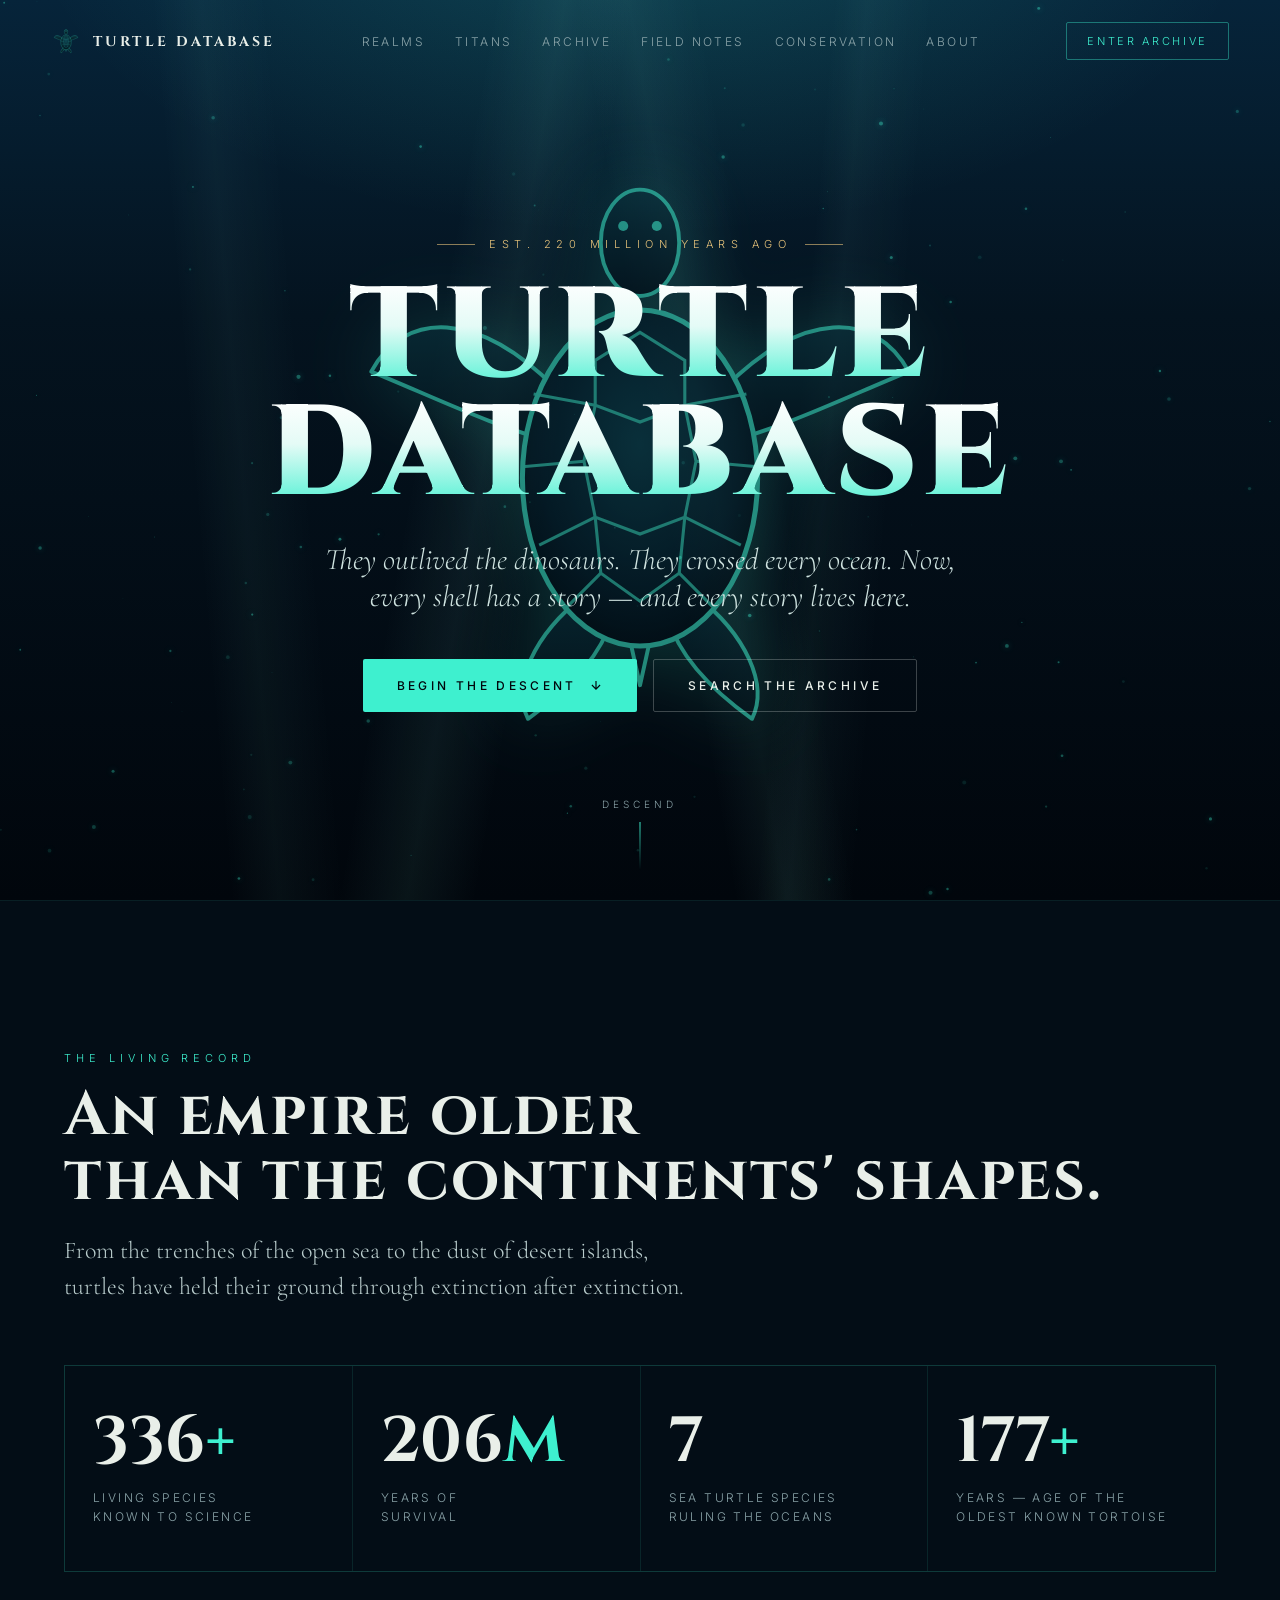
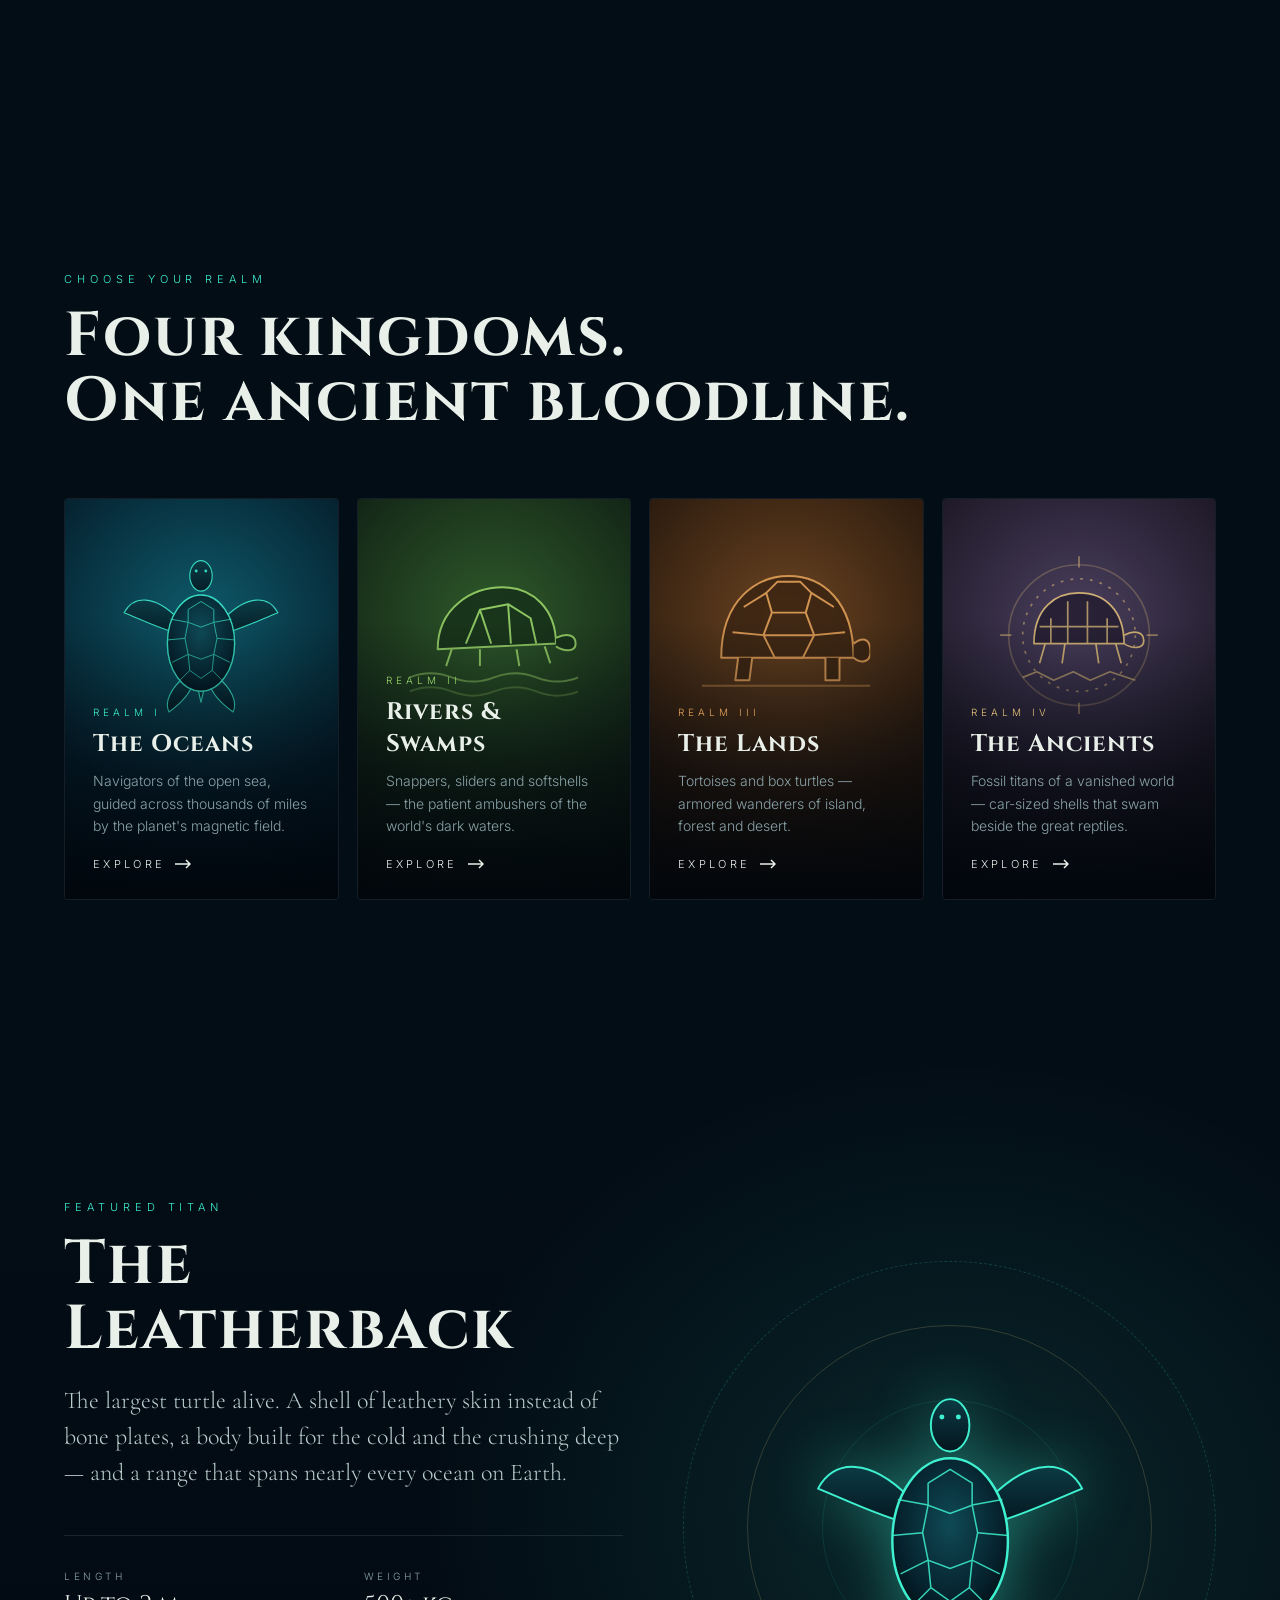
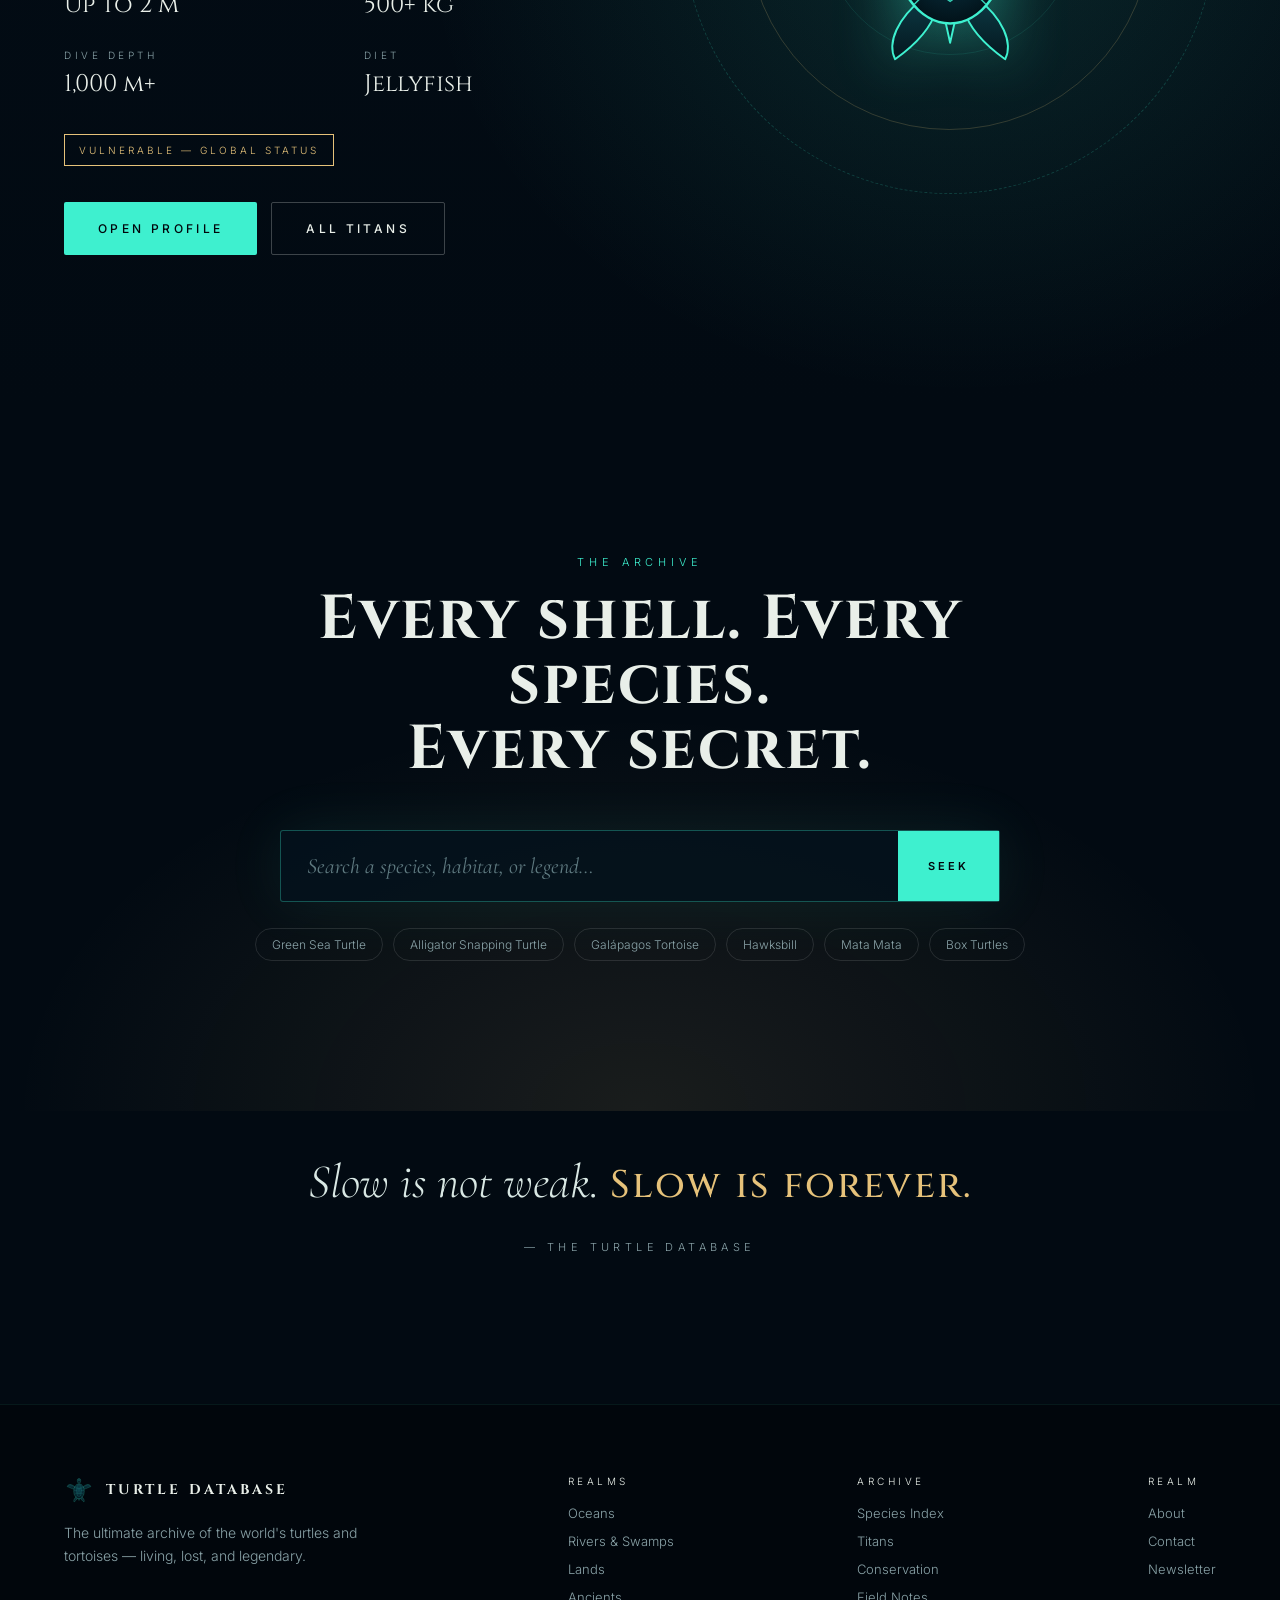
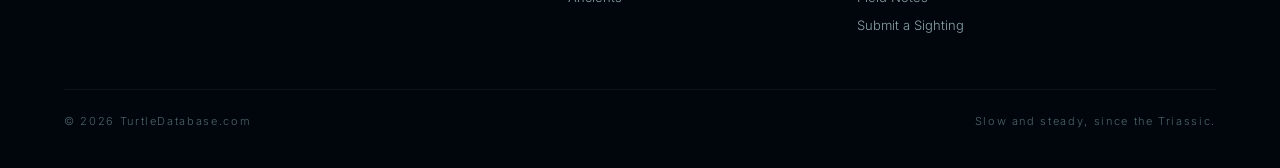
<file: index.html>
<!DOCTYPE html>
<html lang="en">
<head>
<meta charset="UTF-8">
<meta name="viewport" content="width=device-width, initial-scale=1.0">
<title>Turtle Database — Enter the Ancient Realm</title>
<meta name="description" content="The ultimate archive of turtles and tortoises. 220 million years of survival, catalogued.">
<meta property="og:title" content="Turtle Database — Enter the Ancient Realm">
<meta property="og:description" content="The ultimate archive of turtles and tortoises. 220 million years of survival, catalogued.">
<meta property="og:site_name" content="Turtle Database">
<meta name="theme-color" content="#01060c">
<link rel="icon" href="favicon.svg" type="image/svg+xml">
<link rel="preconnect" href="https://fonts.googleapis.com">
<link rel="preconnect" href="https://fonts.gstatic.com" crossorigin>
<link href="https://fonts.googleapis.com/css2?family=Cinzel:wght@500;700;900&family=Cormorant+Garamond:ital,wght@0,400;1,400;1,500&family=Inter:wght@300;400;500;600&display=swap" rel="stylesheet">
<link rel="stylesheet" href="assets/css/style.css">
</head>
<body data-page="home" class="home">
<div class="veil" aria-hidden="true"><span>The Depths Await</span><i></i></div>

<header class="hero">
  <canvas class="ocean" aria-hidden="true"></canvas>
  <div class="rays" aria-hidden="true"></div>
  <svg class="hero-turtle" viewBox="0 0 200 240" aria-hidden="true"><use href="#turtle"/></svg>
  <div class="hero-inner">
    <div class="eyebrow">Est. 220 Million Years Ago</div>
    <h1><span class="w">TURTLE</span><br><span class="w">DATABASE</span></h1>
    <p class="tagline">They outlived the dinosaurs. They crossed every ocean. Now, every shell has a story — and every story lives here.</p>
    <div class="hero-actions">
      <a href="#realms" class="btn btn-primary">Begin the Descent
        <svg width="14" height="14" viewBox="0 0 24 24" fill="none" stroke="currentColor" stroke-width="2"><path d="M12 5v14M5 12l7 7 7-7"/></svg></a>
      <a href="archive.html" class="btn btn-ghost">Search the Archive</a>
    </div>
  </div>
  <div class="scroll-cue"><span>Descend</span><i></i></div>
</header>

<section class="bg-2 divider">
  <div class="wrap">
    <div class="reveal">
      <div class="kicker">The Living Record</div>
      <h2>An empire older<br>than the continents' shapes.</h2>
      <p class="lede">From the trenches of the open sea to the dust of desert islands, turtles have held their ground through extinction after extinction.</p>
    </div>
    <div class="stat-grid reveal"><div class="stat"><b><span class="count" data-to="360" >0</span><em>+</em></b><span>Living species<br>known to science</span></div><div class="stat"><b><span class="count" data-to="220" >0</span><em>M</em></b><span>Years of<br>survival</span></div><div class="stat"><b><span class="count" data-to="7" >0</span><em></em></b><span>Sea turtle species<br>ruling the oceans</span></div><div class="stat"><b><span class="count" data-to="190" >0</span><em>+</em></b><span>Years — age of the<br>oldest known tortoise</span></div></div>
  </div>
</section>

<section class="bg-2" id="realms">
  <div class="wrap">
    <div class="reveal">
      <div class="kicker">Choose Your Realm</div>
      <h2>Four kingdoms.<br>One ancient bloodline.</h2>
    </div>
    <div class="realm-grid">
      <a href="oceans.html" class="realm r-ocean reveal">
        <svg class="art" viewBox="0 0 200 240"><use href="#turtle"/></svg>
        <small>Realm I</small><h3>The Oceans</h3>
        <p>Navigators of the open sea, guided across thousands of miles by the planet's magnetic field.</p>
        <span class="go">Explore <svg width="16" height="10" viewBox="0 0 16 10" fill="none" stroke="currentColor" stroke-width="1.5"><path d="M0 5h15M11 1l4 4-4 4"/></svg></span>
      </a>
      <a href="rivers.html" class="realm r-river reveal">
        <svg class="art" viewBox="0 0 120 120"><use href="#river"/></svg>
        <small>Realm II</small><h3>Rivers &amp; Swamps</h3>
        <p>Snappers, sliders and softshells — the patient ambushers of the world's dark waters.</p>
        <span class="go">Explore <svg width="16" height="10" viewBox="0 0 16 10" fill="none" stroke="currentColor" stroke-width="1.5"><path d="M0 5h15M11 1l4 4-4 4"/></svg></span>
      </a>
      <a href="lands.html" class="realm r-land reveal">
        <svg class="art" viewBox="0 0 120 120"><use href="#land"/></svg>
        <small>Realm III</small><h3>The Lands</h3>
        <p>Tortoises and box turtles — armored wanderers of island, forest and desert.</p>
        <span class="go">Explore <svg width="16" height="10" viewBox="0 0 16 10" fill="none" stroke="currentColor" stroke-width="1.5"><path d="M0 5h15M11 1l4 4-4 4"/></svg></span>
      </a>
      <a href="ancients.html" class="realm r-ancient reveal">
        <svg class="art" viewBox="0 0 120 120"><use href="#ancient"/></svg>
        <small>Realm IV</small><h3>The Ancients</h3>
        <p>Fossil titans of a vanished world — car-sized shells that swam beside the great reptiles.</p>
        <span class="go">Explore <svg width="16" height="10" viewBox="0 0 16 10" fill="none" stroke="currentColor" stroke-width="1.5"><path d="M0 5h15M11 1l4 4-4 4"/></svg></span>
      </a>
    </div>
  </div>
</section>

<section class="titan" id="titan">
  <div class="wrap titan-grid">
    <div class="reveal">
      <div class="kicker">Featured Titan</div>
      <h2>The Leatherback</h2>
      <p class="lede">The largest turtle alive. A shell of leathery skin instead of bone plates, a body built for the cold and the crushing deep — and a range that spans nearly every ocean on Earth.</p>
      <dl class="spec">
        <div><dt>Length</dt><dd>Up to 2 m</dd></div>
        <div><dt>Weight</dt><dd>500+ kg</dd></div>
        <div><dt>Dive Depth</dt><dd>1,000 m+</dd></div>
        <div><dt>Diet</dt><dd>Jellyfish</dd></div>
      </dl>
      <span class="badge">Vulnerable — Global Status</span>
      <div class="titan-actions">
        <a href="species.html?id=leatherback" class="btn btn-primary">Open Profile</a>
        <a href="titans.html" class="btn btn-ghost">All Titans</a>
      </div>
    </div>
    <div class="titan-visual reveal" aria-hidden="true">
      <div class="ring"></div><div class="ring"></div><div class="ring"></div>
      <svg class="t" viewBox="0 0 200 240"><use href="#turtle"/></svg>
    </div>
  </div>
</section>

<section class="search" id="search">
  <div class="wrap reveal">
    <div class="kicker">The Archive</div>
    <h2>Every shell. Every species.<br>Every secret.</h2>
    <form class="search-box" action="archive.html" method="get">
      <input type="text" name="q" placeholder="Search a species, habitat, or legend…" aria-label="Search the turtle archive">
      <button type="submit">Seek</button>
    </form>
    <div class="chips">
      <a href="species.html?id=green-sea-turtle">Green Sea Turtle</a>
      <a href="species.html?id=alligator-snapping-turtle">Alligator Snapping Turtle</a>
      <a href="species.html?id=galapagos-giant-tortoise">Galápagos Tortoise</a>
      <a href="species.html?id=hawksbill">Hawksbill</a>
      <a href="species.html?id=mata-mata">Mata Mata</a>
      <a href="archive.html?q=box">Box Turtles</a>
    </div>
  </div>
</section>

<section class="oath">
  <div class="wrap reveal">
    <blockquote>Slow is not weak. <b>Slow is forever.</b></blockquote>
    <cite>— The Turtle Database</cite>
  </div>
</section>

<script src="assets/js/species.js"></script>
<script src="assets/js/main.js"></script>
</body>
</html>
</file>
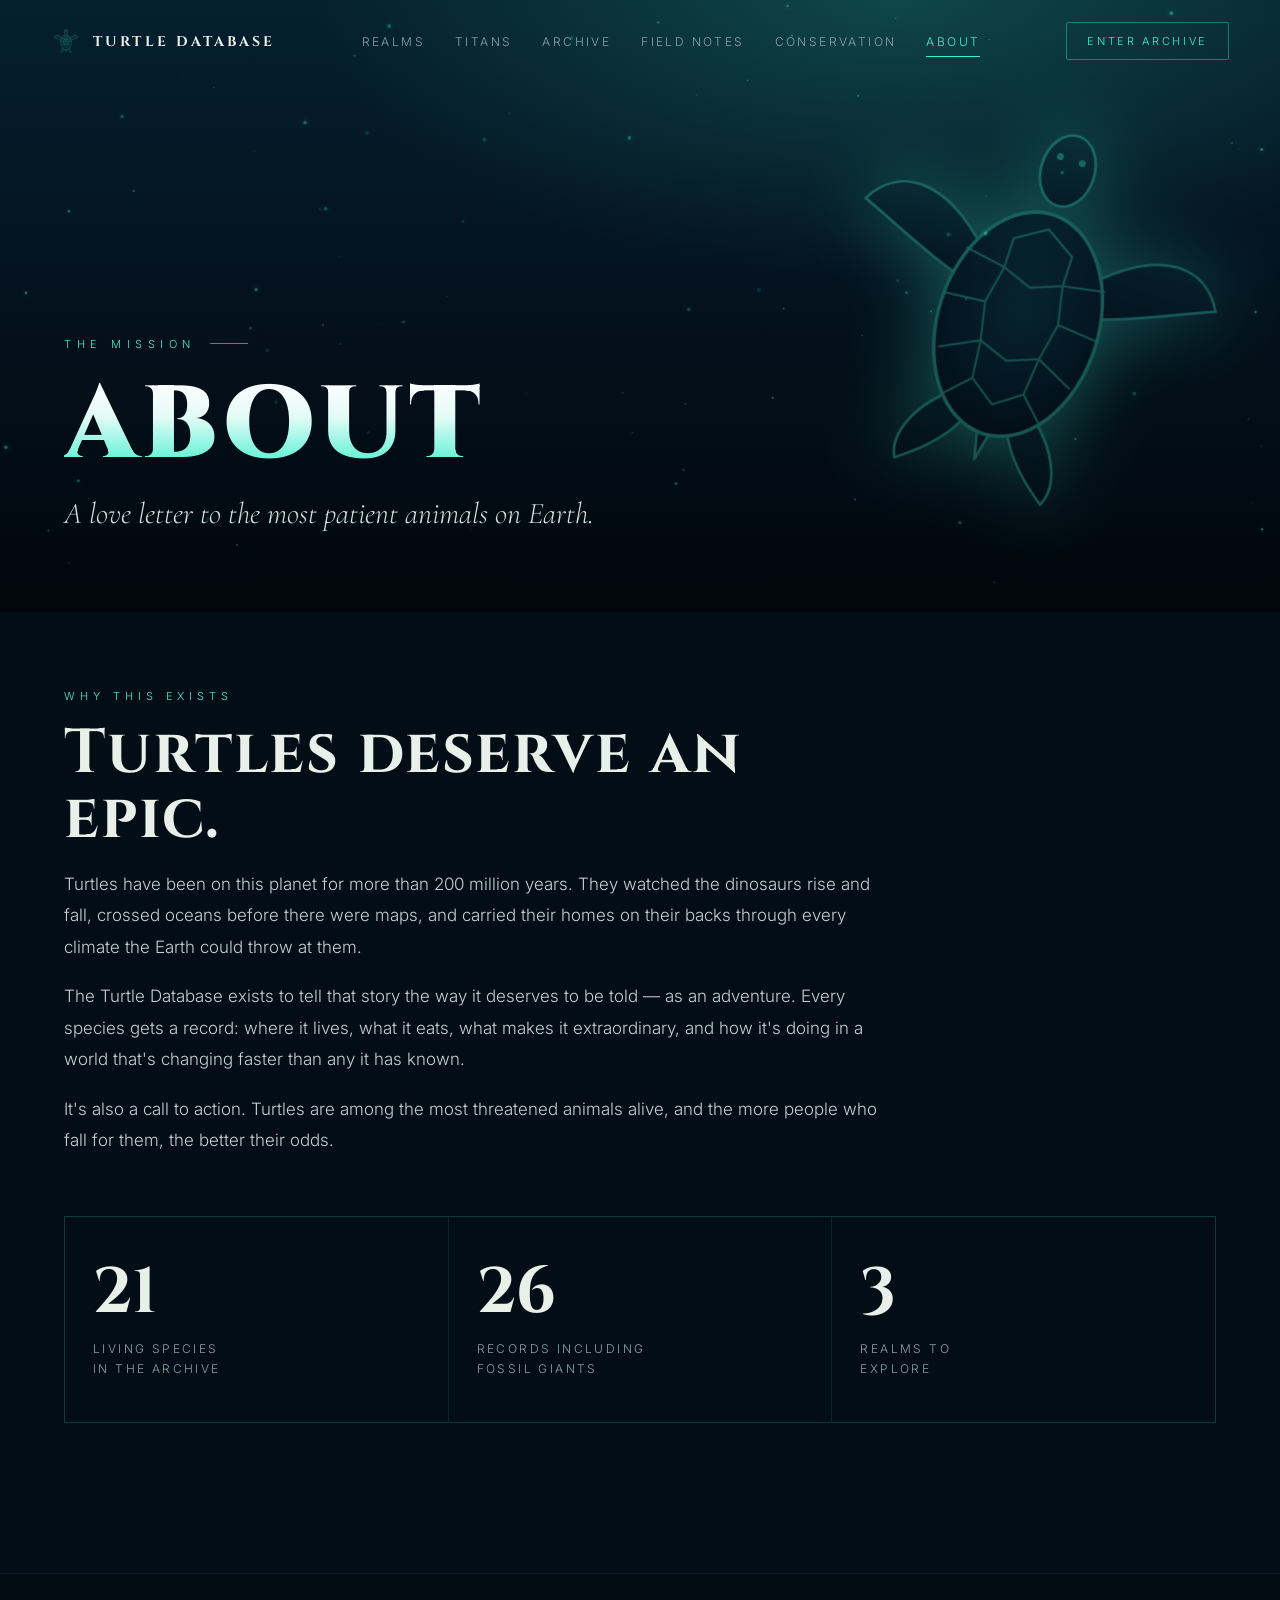
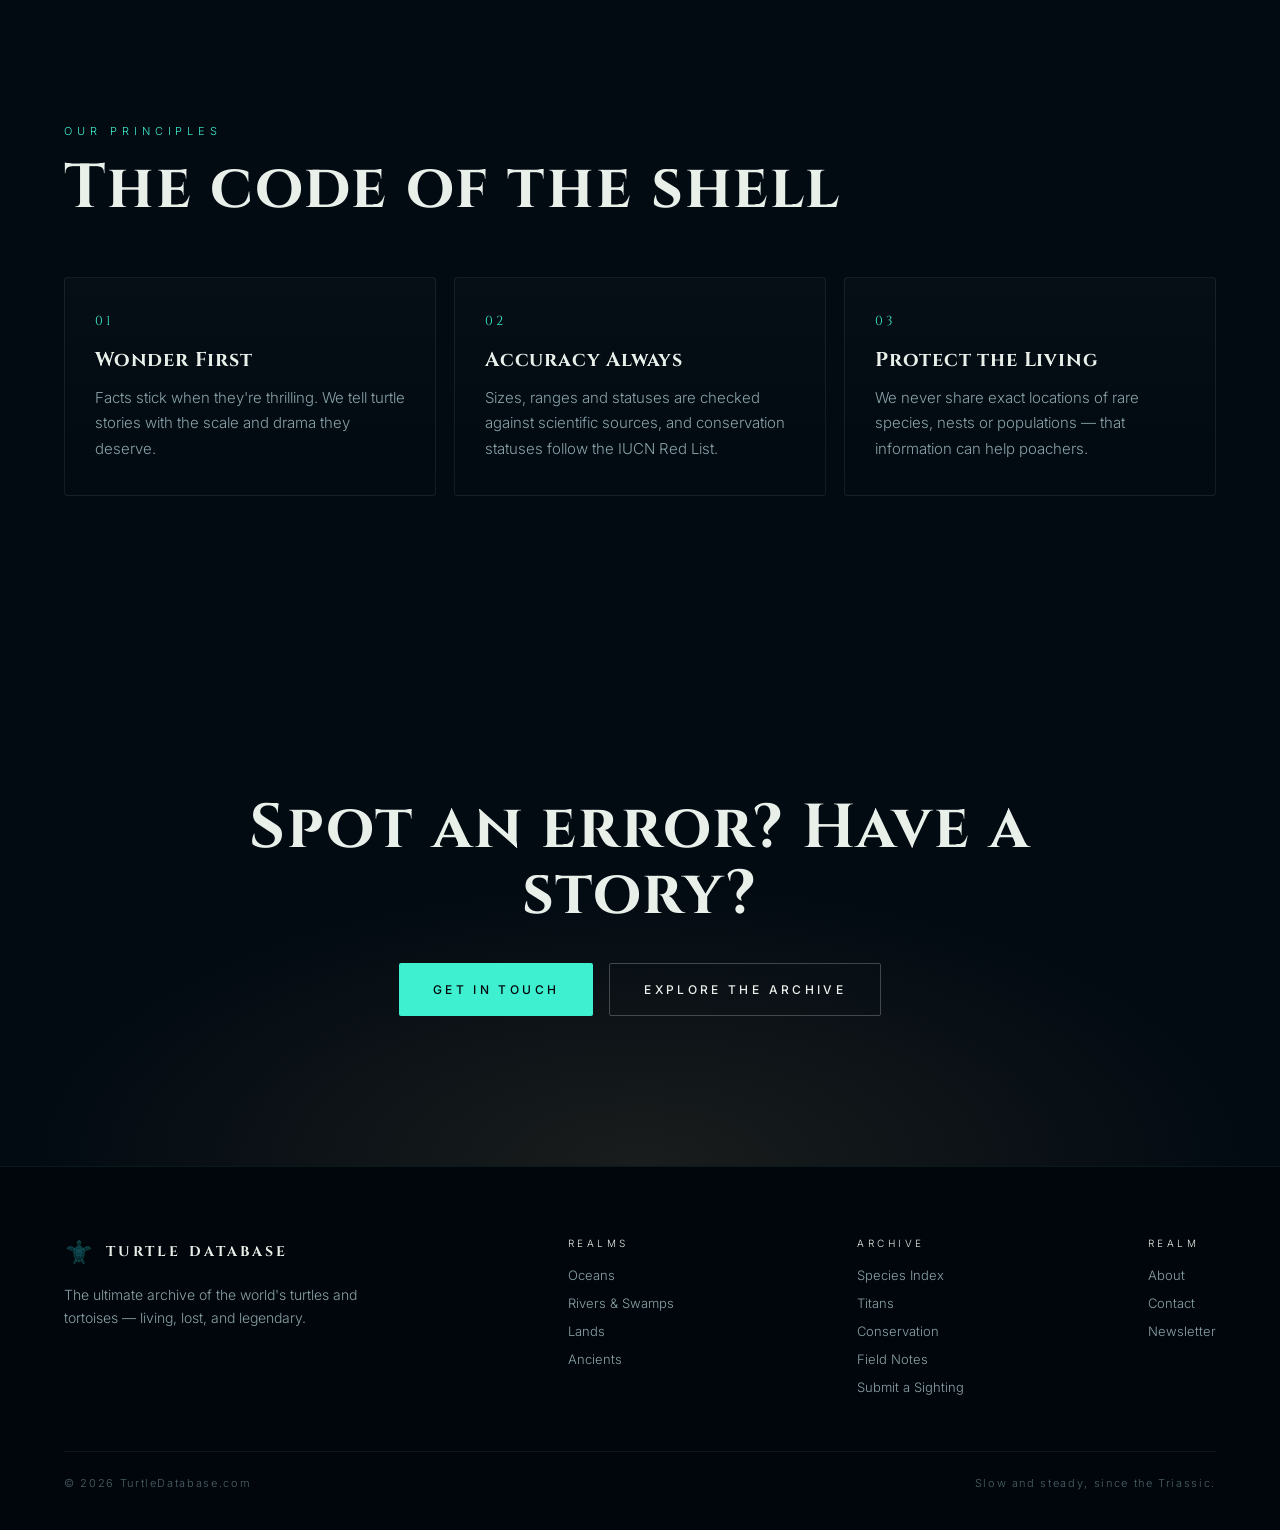
<file: about.html>
<!DOCTYPE html>
<html lang="en">
<head>
<meta charset="UTF-8">
<meta name="viewport" content="width=device-width, initial-scale=1.0">
<title>About — Turtle Database</title>
<meta name="description" content="What the Turtle Database is, and why it exists.">
<meta property="og:title" content="About — Turtle Database">
<meta property="og:description" content="What the Turtle Database is, and why it exists.">
<meta property="og:site_name" content="Turtle Database">
<meta name="theme-color" content="#01060c">
<link rel="icon" href="favicon.svg" type="image/svg+xml">
<link rel="preconnect" href="https://fonts.googleapis.com">
<link rel="preconnect" href="https://fonts.gstatic.com" crossorigin>
<link href="https://fonts.googleapis.com/css2?family=Cinzel:wght@500;700;900&family=Cormorant+Garamond:ital,wght@0,400;1,400;1,500&family=Inter:wght@300;400;500;600&display=swap" rel="stylesheet">
<link rel="stylesheet" href="assets/css/style.css">
</head>
<body data-page="about" class="theme-ocean">
<header class="page-hero">
  <canvas class="ocean" aria-hidden="true"></canvas>
  <svg class="hero-art" viewBox="0 0 200 240" aria-hidden="true"><use href="#turtle"/></svg>
  <div class="inner">
    <div class="eyebrow">The Mission</div>
    <h1><span class="w">ABOUT</span></h1>
    <p class="tagline">A love letter to the most patient animals on Earth.</p>
  </div>
</header>
<section class="bg-2 tight">
  <div class="wrap">
    <div class="narrow prose reveal" style="margin-left:0">
      <div class="kicker">Why This Exists</div>
      <h2>Turtles deserve an epic.</h2>
      <p>Turtles have been on this planet for more than 200 million years. They watched the dinosaurs rise and fall, crossed oceans before there were maps, and carried their homes on their backs through every climate the Earth could throw at them.</p>
      <p>The Turtle Database exists to tell that story the way it deserves to be told — as an adventure. Every species gets a record: where it lives, what it eats, what makes it extraordinary, and how it's doing in a world that's changing faster than any it has known.</p>
      <p>It's also a call to action. Turtles are among the most threatened animals alive, and the more people who fall for them, the better their odds.</p>
    </div>
    <div class="stat-grid reveal"><div class="stat"><b><span class="count" data-to="0" data-total>0</span><em></em></b><span>Living species<br>in the archive</span></div><div class="stat"><b><span class="count" data-to="0" data-total-all>0</span><em></em></b><span>Records including<br>fossil giants</span></div><div class="stat"><b><span class="count" data-to="4" >0</span><em></em></b><span>Realms to<br>explore</span></div></div>
  </div>
</section>
<section class="bg-3 divider">
  <div class="wrap">
    <div class="reveal"><div class="kicker">Our Principles</div><h2>The code of the shell</h2></div>
    <div class="fact-grid"><div class="fact reveal"><div class="num">01</div><h3>Wonder First</h3><p>Facts stick when they're thrilling. We tell turtle stories with the scale and drama they deserve.</p></div><div class="fact reveal"><div class="num">02</div><h3>Accuracy Always</h3><p>Sizes, ranges and statuses are checked against scientific sources, and conservation statuses follow the IUCN Red List.</p></div><div class="fact reveal"><div class="num">03</div><h3>Protect the Living</h3><p>We never share exact locations of rare species, nests or populations — that information can help poachers.</p></div></div>
  </div>
</section>
<section class="search">
  <div class="wrap reveal">
    <h2>Spot an error? Have a story?</h2>
    <div class="hero-actions" style="opacity:1;animation:none;margin-top:36px">
      <a href="contact.html" class="btn btn-primary">Get in Touch</a>
      <a href="archive.html" class="btn btn-ghost">Explore the Archive</a>
    </div>
  </div>
</section>

<script src="assets/js/species.js"></script>
<script src="assets/js/main.js"></script>
</body>
</html>
</file>
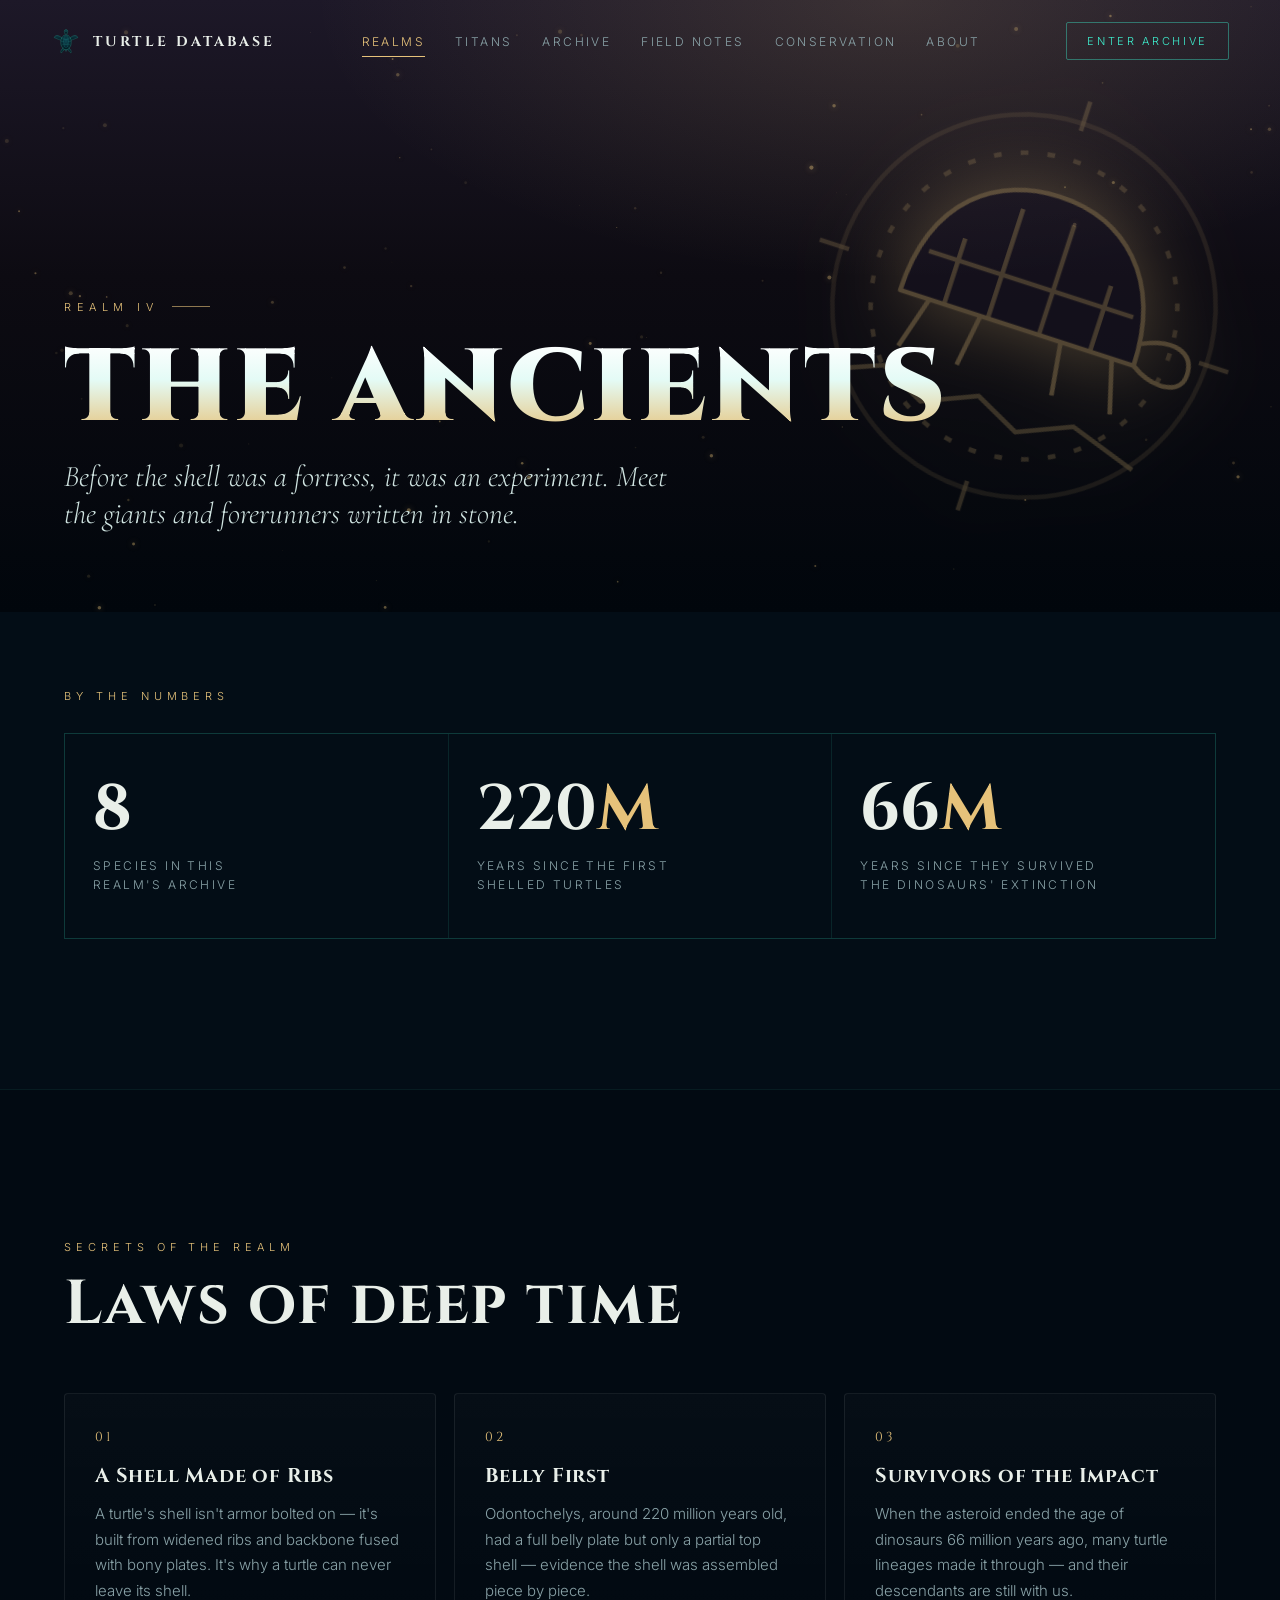
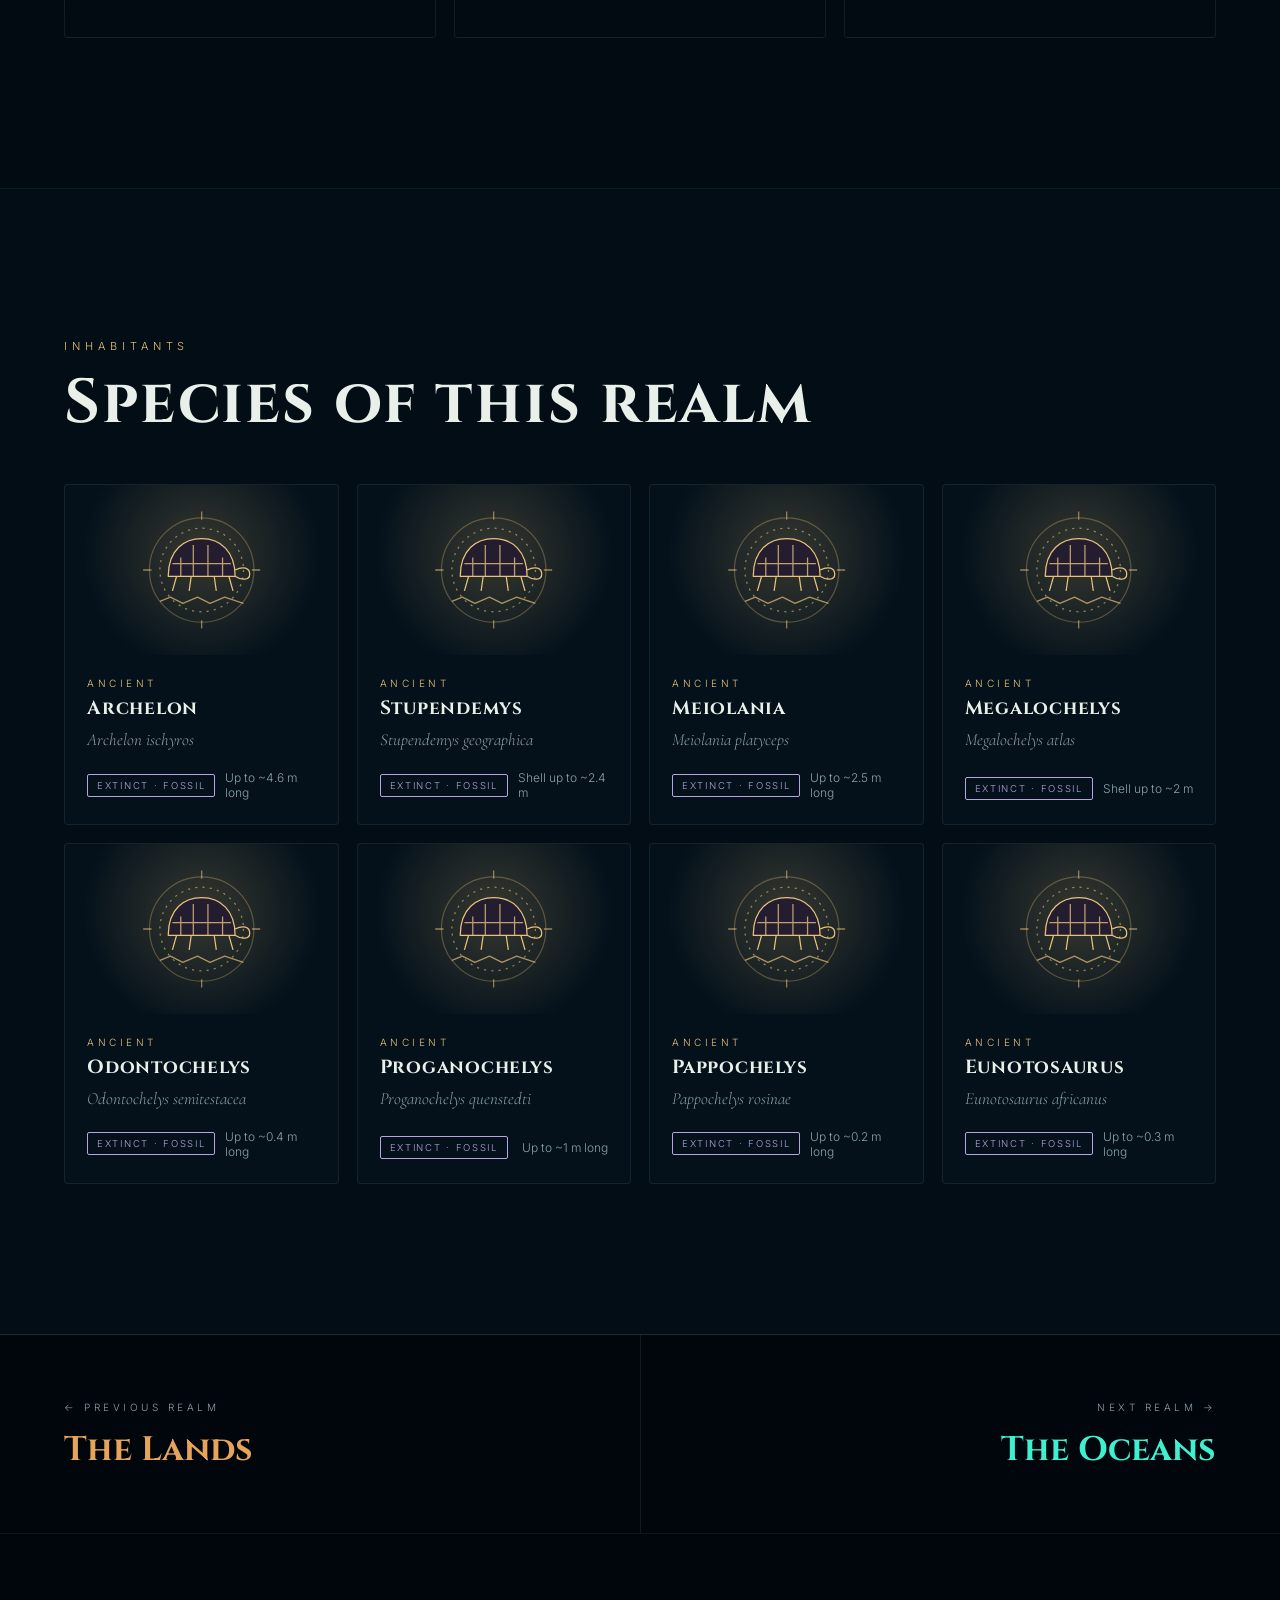
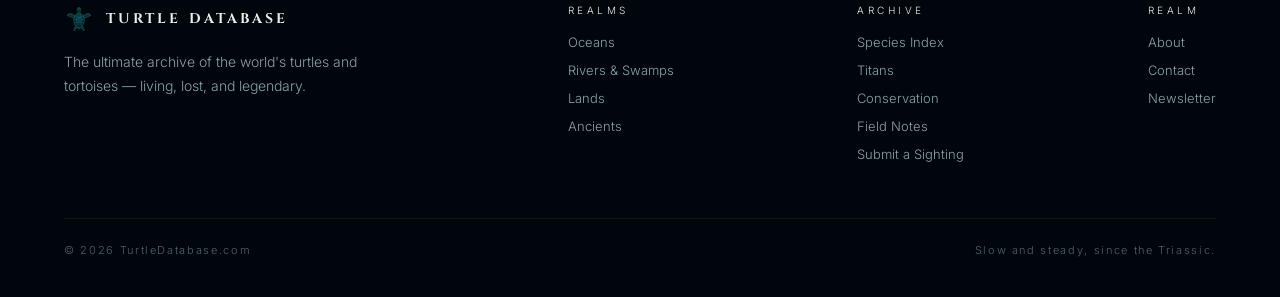
<file: ancients.html>
<!DOCTYPE html>
<html lang="en">
<head>
<meta charset="UTF-8">
<meta name="viewport" content="width=device-width, initial-scale=1.0">
<title>The Ancients — Turtle Database</title>
<meta name="description" content="Fossil turtles — from shell-less ancestors to car-sized sea giants.">
<meta property="og:title" content="The Ancients — Turtle Database">
<meta property="og:description" content="Fossil turtles — from shell-less ancestors to car-sized sea giants.">
<meta property="og:site_name" content="Turtle Database">
<meta name="theme-color" content="#01060c">
<link rel="icon" href="favicon.svg" type="image/svg+xml">
<link rel="preconnect" href="https://fonts.googleapis.com">
<link rel="preconnect" href="https://fonts.gstatic.com" crossorigin>
<link href="https://fonts.googleapis.com/css2?family=Cinzel:wght@500;700;900&family=Cormorant+Garamond:ital,wght@0,400;1,400;1,500&family=Inter:wght@300;400;500;600&display=swap" rel="stylesheet">
<link rel="stylesheet" href="assets/css/style.css">
</head>
<body data-page="realms" class="theme-ancient">
<header class="page-hero">
  <canvas class="ocean" aria-hidden="true"></canvas>
  <svg class="hero-art" viewBox="0 0 120 120" aria-hidden="true"><use href="#ancient"/></svg>
  <div class="inner">
    <div class="eyebrow">Realm IV</div>
    <h1><span class="w">THE ANCIENTS</span></h1>
    <p class="tagline">Before the shell was a fortress, it was an experiment. Meet the giants and forerunners written in stone.</p>
  </div>
</header>

<section class="bg-2 tight">
  <div class="wrap">
    <div class="reveal"><div class="kicker">By the Numbers</div></div>
    <div style="margin-top:-30px"><div class="stat-grid reveal"><div class="stat"><b><span class="count" data-to="0" data-realm-count>0</span><em></em></b><span>Species in this<br>realm's archive</span></div><div class="stat"><b><span class="count" data-to="220" >0</span><em>M</em></b><span>Years since the first<br>shelled turtles</span></div><div class="stat"><b><span class="count" data-to="66" >0</span><em>M</em></b><span>Years since they survived<br>the dinosaurs' extinction</span></div></div></div>
  </div>
</section>

<section class="bg-3 divider">
  <div class="wrap">
    <div class="reveal"><div class="kicker">Secrets of the Realm</div><h2>Laws of deep time</h2></div>
    <div class="fact-grid"><div class="fact reveal"><div class="num">01</div><h3>A Shell Made of Ribs</h3><p>A turtle's shell isn't armor bolted on — it's built from widened ribs and backbone fused with bony plates. It's why a turtle can never leave its shell.</p></div><div class="fact reveal"><div class="num">02</div><h3>Belly First</h3><p>Odontochelys, around 220 million years old, had a full belly plate but only a partial top shell — evidence the shell was assembled piece by piece.</p></div><div class="fact reveal"><div class="num">03</div><h3>Survivors of the Impact</h3><p>When the asteroid ended the age of dinosaurs 66 million years ago, many turtle lineages made it through — and their descendants are still with us.</p></div></div>
  </div>
</section>

<section class="bg-2 divider">
  <div class="wrap">
    <div class="reveal"><div class="kicker">Inhabitants</div><h2>Species of this realm</h2></div>
    <div class="sp-grid" data-realm="ancient"></div>
  </div>
</section>

<nav class="pager" aria-label="Other realms">
  <a href="lands.html" class="c-land"><small>← Previous Realm</small><b>The Lands</b></a>
  <a href="oceans.html" class="c-ocean"><small>Next Realm →</small><b>The Oceans</b></a>
</nav>

<script src="assets/js/species.js"></script>
<script src="assets/js/main.js"></script>
</body>
</html>
</file>
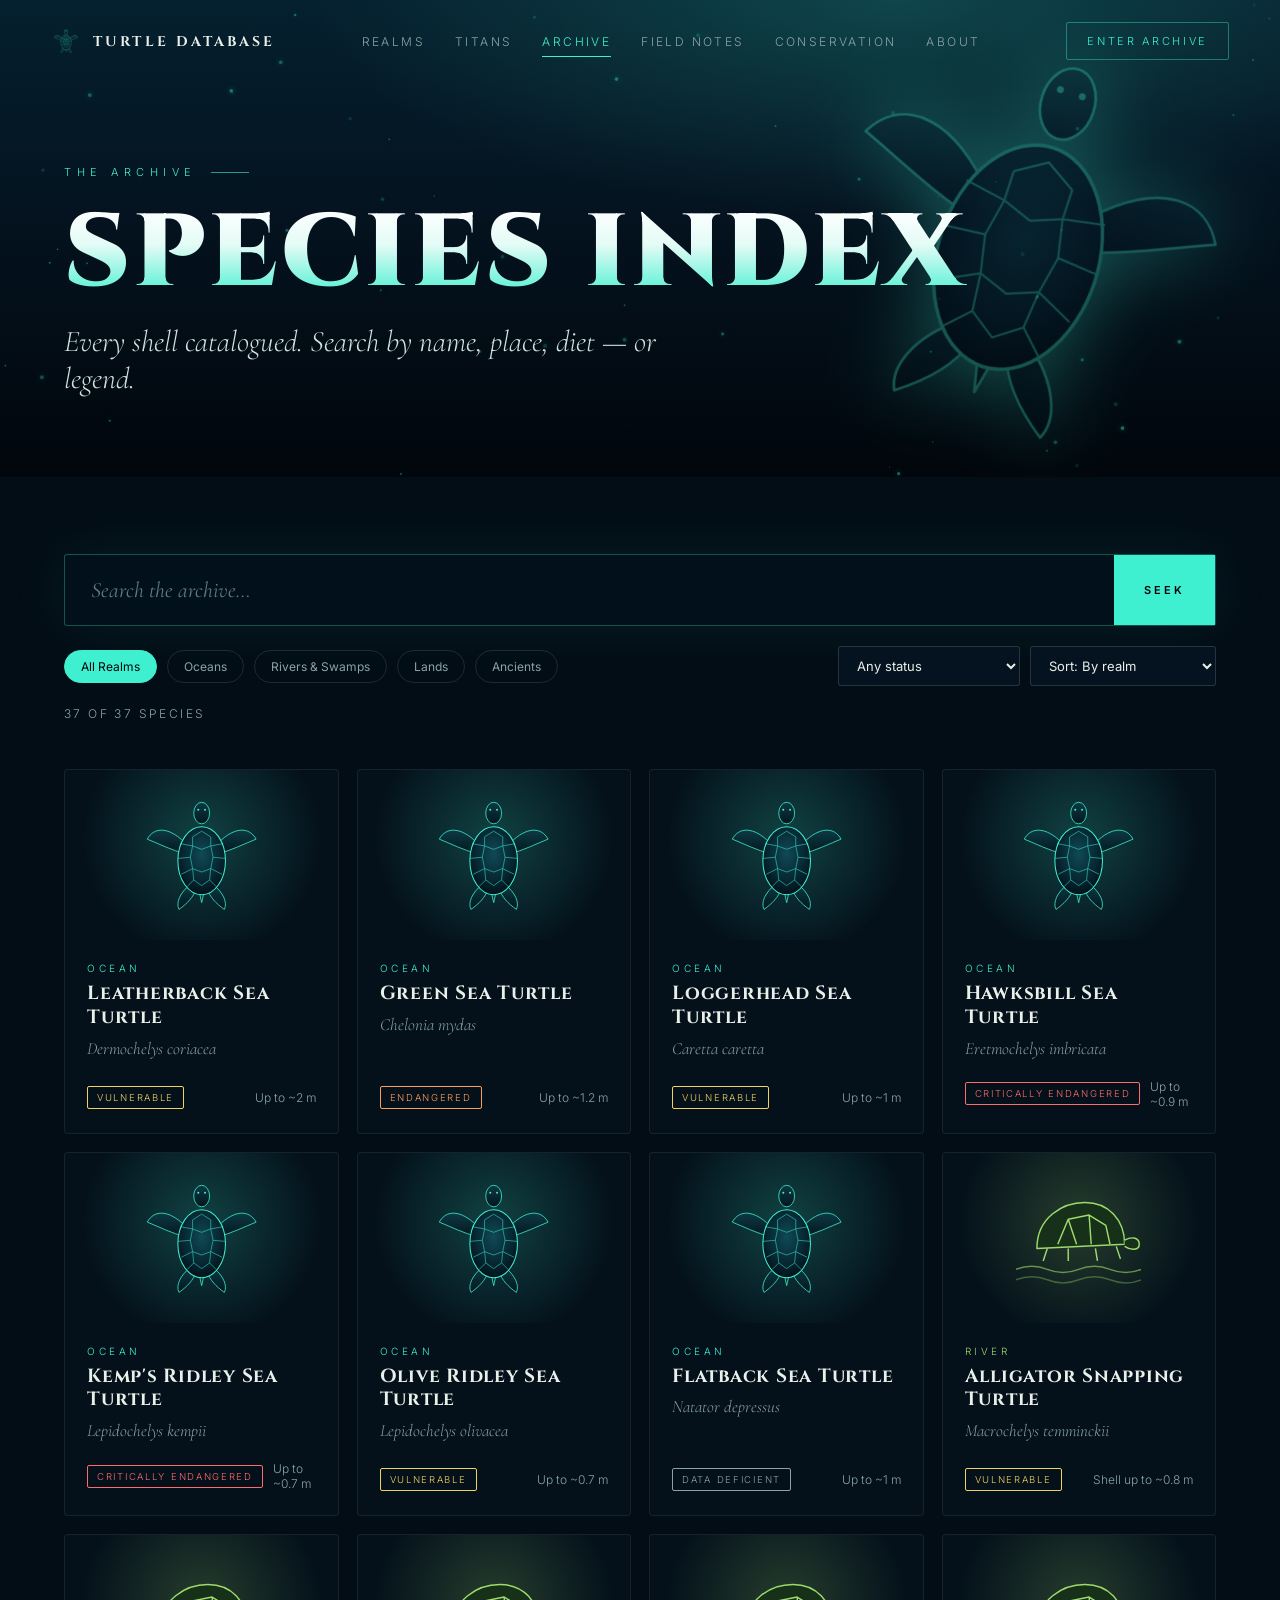
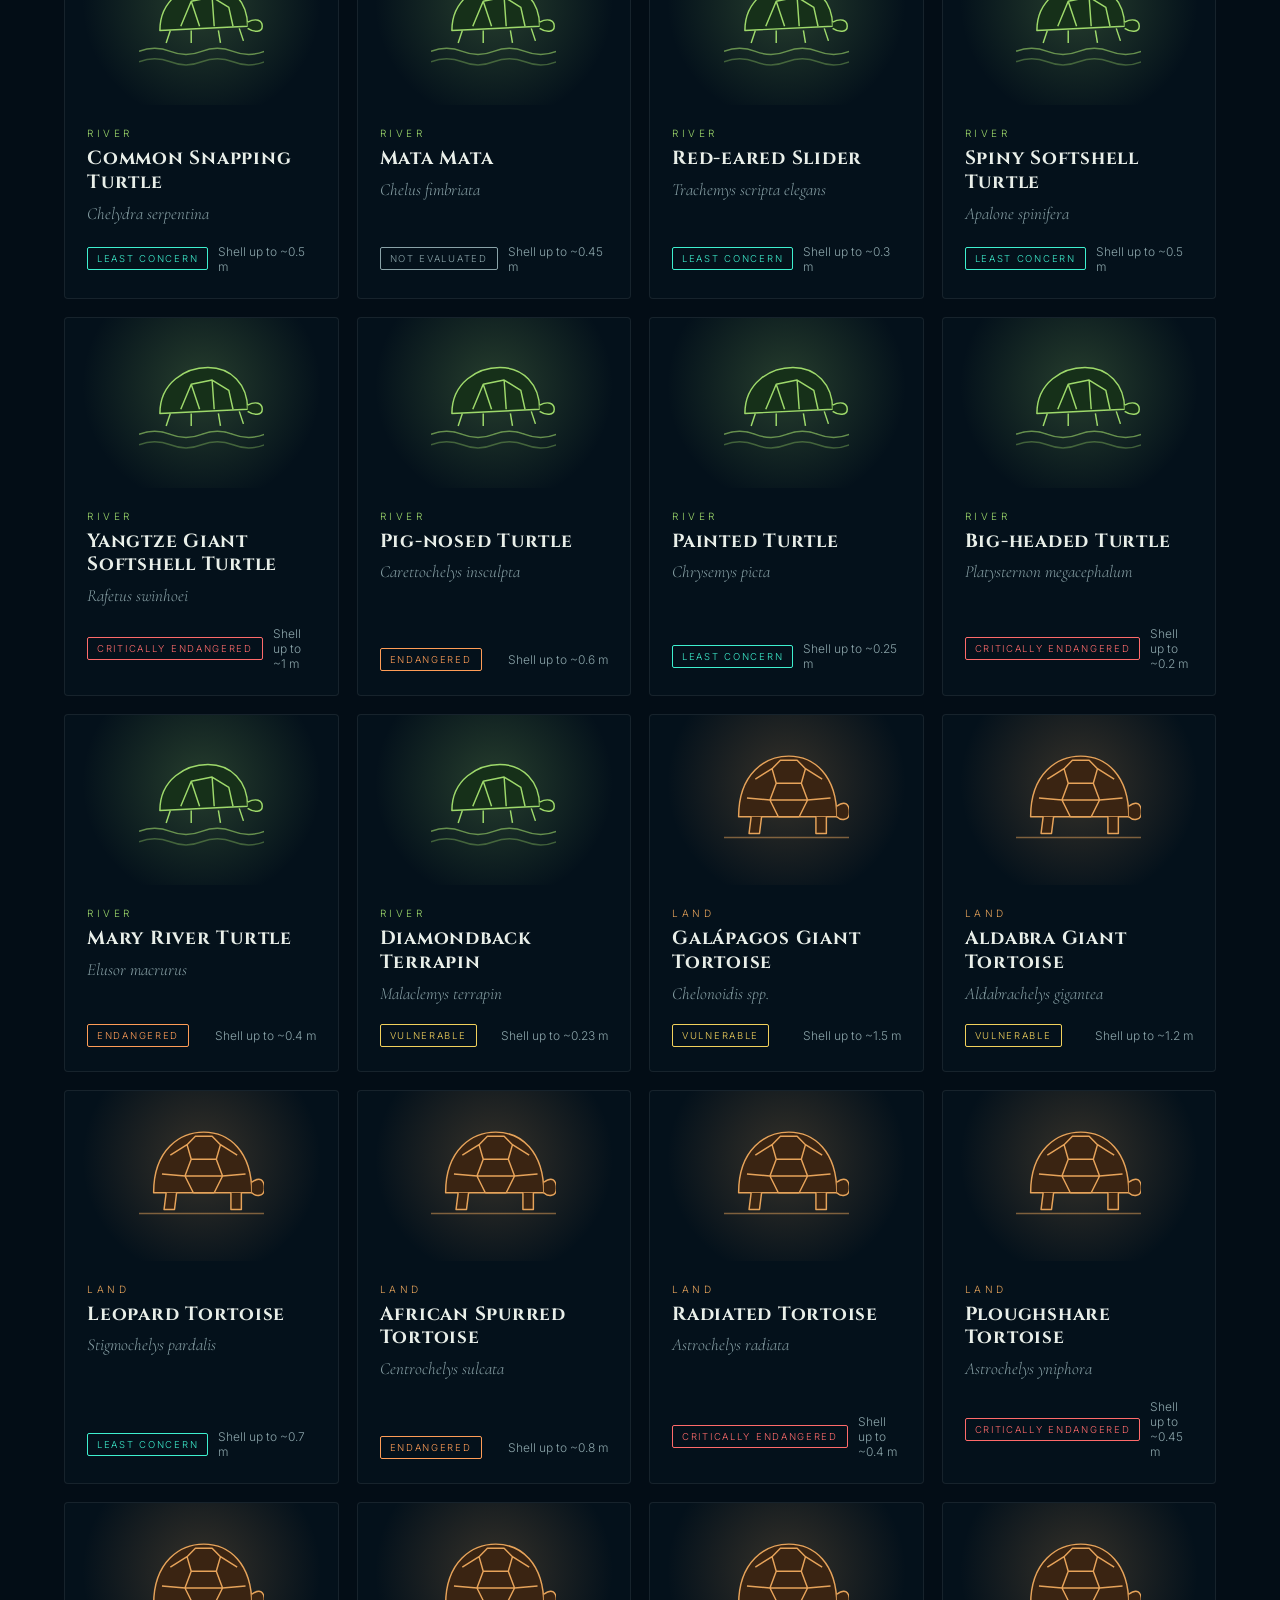
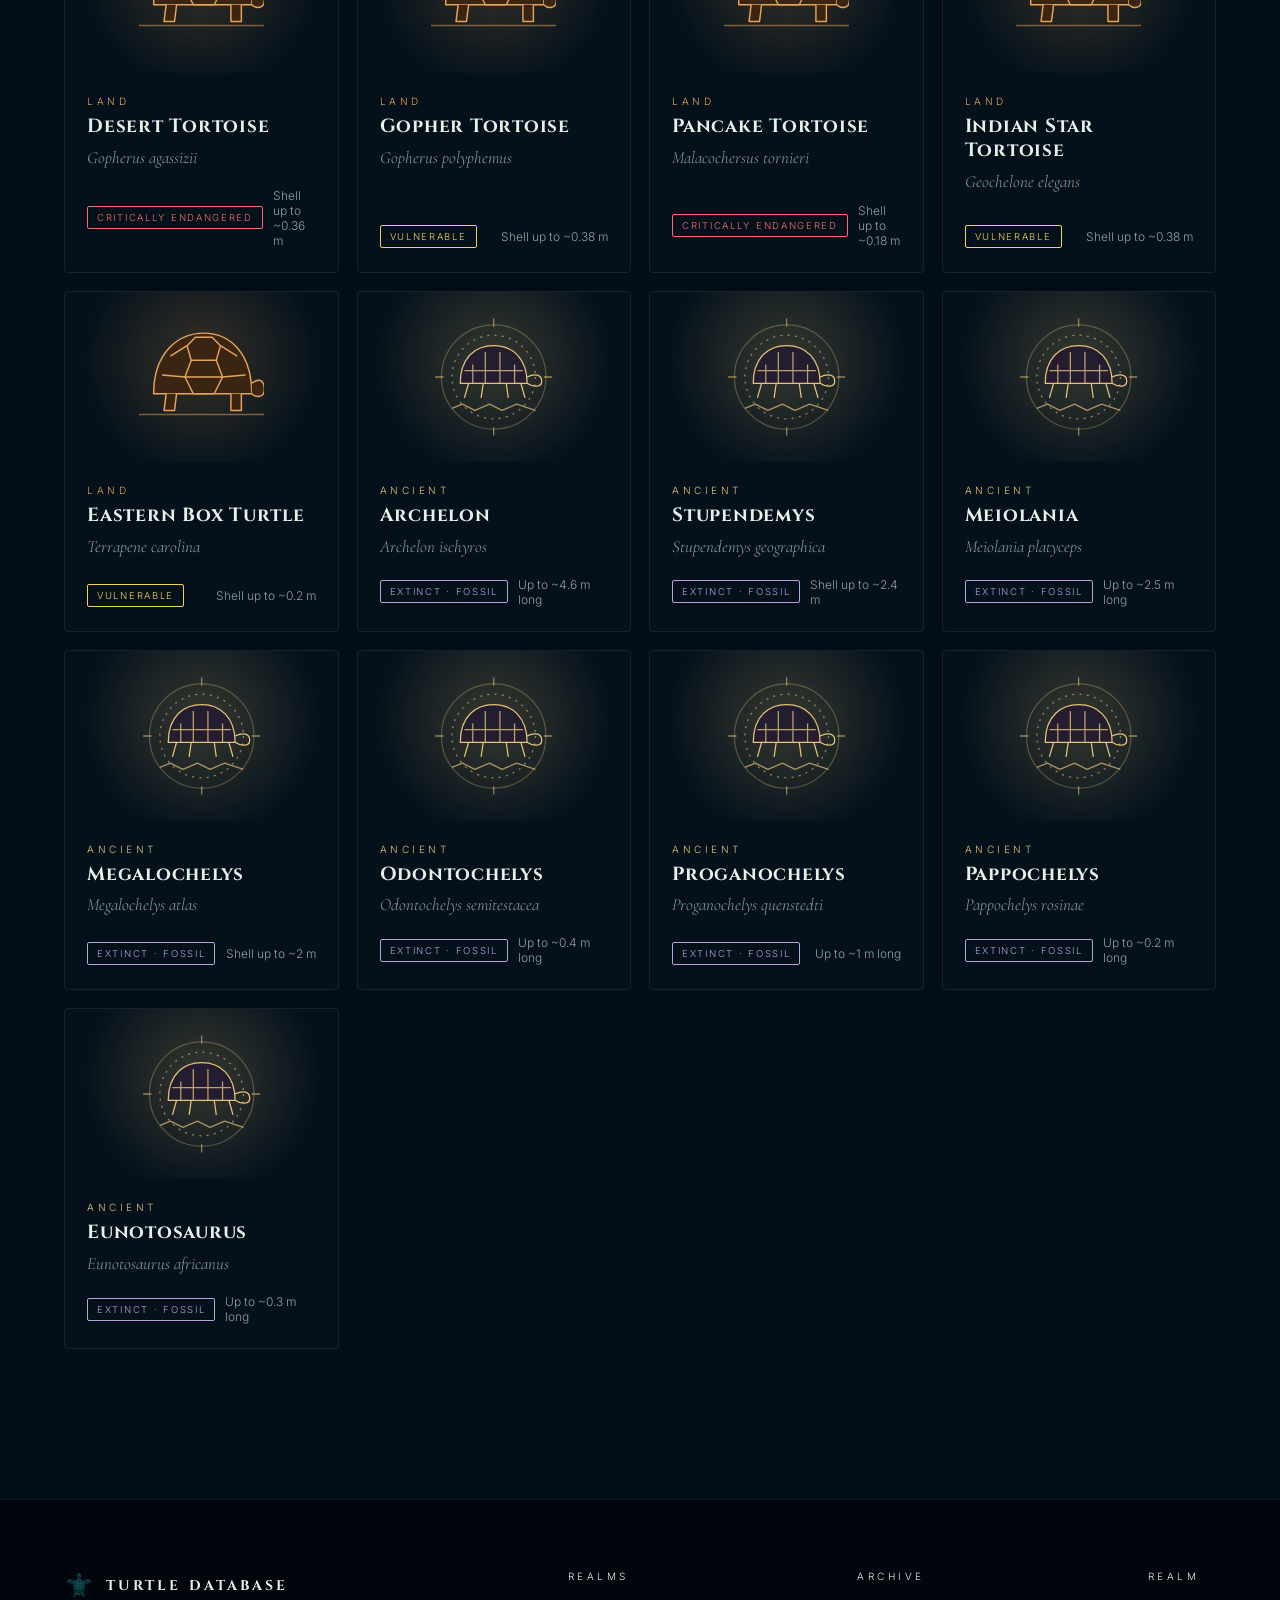
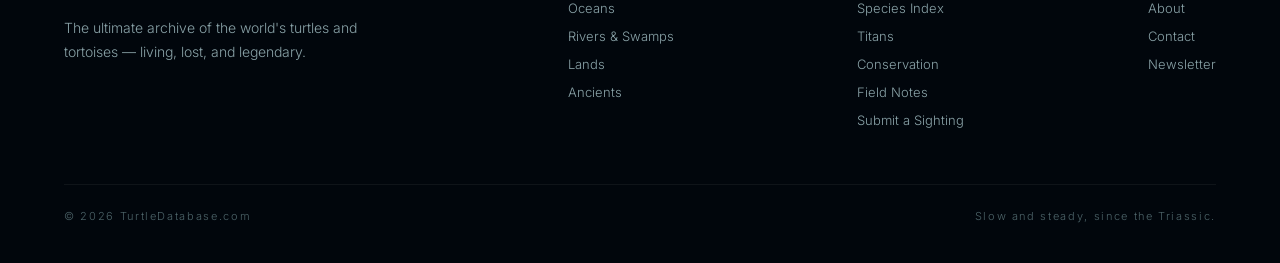
<file: archive.html>
<!DOCTYPE html>
<html lang="en">
<head>
<meta charset="UTF-8">
<meta name="viewport" content="width=device-width, initial-scale=1.0">
<title>Species Archive — Turtle Database</title>
<meta name="description" content="Search and filter every turtle and tortoise in the Turtle Database by realm and conservation status.">
<meta property="og:title" content="Species Archive — Turtle Database">
<meta property="og:description" content="Search and filter every turtle and tortoise in the Turtle Database by realm and conservation status.">
<meta property="og:site_name" content="Turtle Database">
<meta name="theme-color" content="#01060c">
<link rel="icon" href="favicon.svg" type="image/svg+xml">
<link rel="preconnect" href="https://fonts.googleapis.com">
<link rel="preconnect" href="https://fonts.gstatic.com" crossorigin>
<link href="https://fonts.googleapis.com/css2?family=Cinzel:wght@500;700;900&family=Cormorant+Garamond:ital,wght@0,400;1,400;1,500&family=Inter:wght@300;400;500;600&display=swap" rel="stylesheet">
<link rel="stylesheet" href="assets/css/style.css">
</head>
<body data-page="archive" class="theme-ocean">
<header class="page-hero" style="min-height:52vh">
  <canvas class="ocean" aria-hidden="true"></canvas>
  <svg class="hero-art" viewBox="0 0 200 240" aria-hidden="true"><use href="#turtle"/></svg>
  <div class="inner">
    <div class="eyebrow">The Archive</div>
    <h1><span class="w">SPECIES INDEX</span></h1>
    <p class="tagline">Every shell catalogued. Search by name, place, diet — or legend.</p>
  </div>
</header>

<section class="bg-2 tight">
  <div class="wrap">
    <div class="toolbar">
      <form class="search-box" id="archiveForm" role="search">
        <input type="search" id="q" placeholder="Search the archive…" aria-label="Search species">
        <button type="submit">Seek</button>
      </form>
      <div class="toolbar-row">
        <div class="chips" role="group" aria-label="Filter by realm">
          <button class="chip" data-filter="all">All Realms</button>
          <button class="chip" data-filter="ocean">Oceans</button>
          <button class="chip" data-filter="river">Rivers &amp; Swamps</button>
          <button class="chip" data-filter="land">Lands</button>
          <button class="chip" data-filter="ancient">Ancients</button>
        </div>
        <div style="display:flex;gap:10px;flex-wrap:wrap">
          <select id="status" aria-label="Filter by status">
            <option value="all">Any status</option>
            <option value="CR">Critically Endangered</option>
            <option value="EN">Endangered</option>
            <option value="VU">Vulnerable</option>
            <option value="LC">Least Concern</option>
            <option value="DD">Data Deficient</option>
            <option value="NE">Not Evaluated</option>
            <option value="EX">Extinct · Fossil</option>
          </select>
          <select id="sort" aria-label="Sort">
            <option value="realm">Sort: By realm</option>
            <option value="az">Sort: A–Z</option>
            <option value="threat">Sort: Most threatened</option>
          </select>
        </div>
      </div>
      <div class="count-line" id="countLine"></div>
    </div>
    <div class="sp-grid" id="archiveGrid" aria-live="polite"></div>
  </div>
</section>

<script src="assets/js/species.js"></script>
<script src="assets/js/main.js"></script>
</body>
</html>
</file>
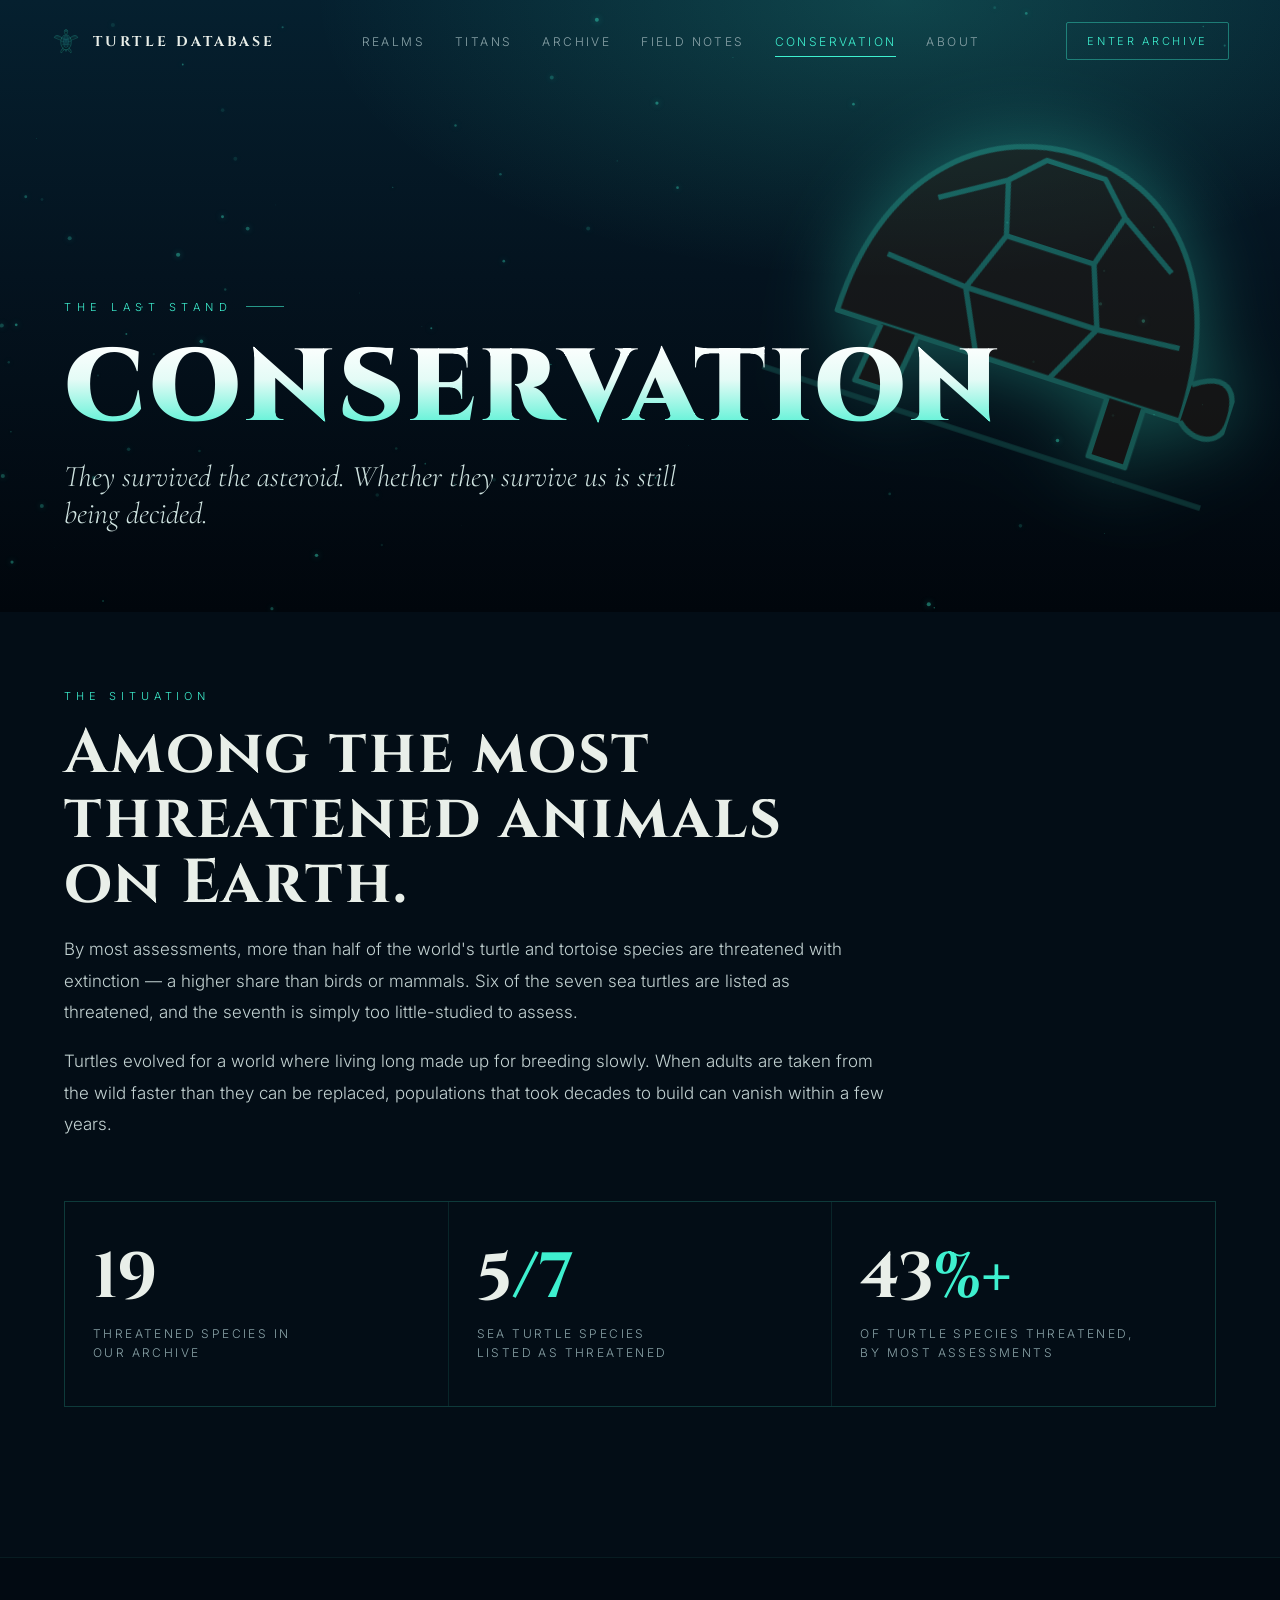
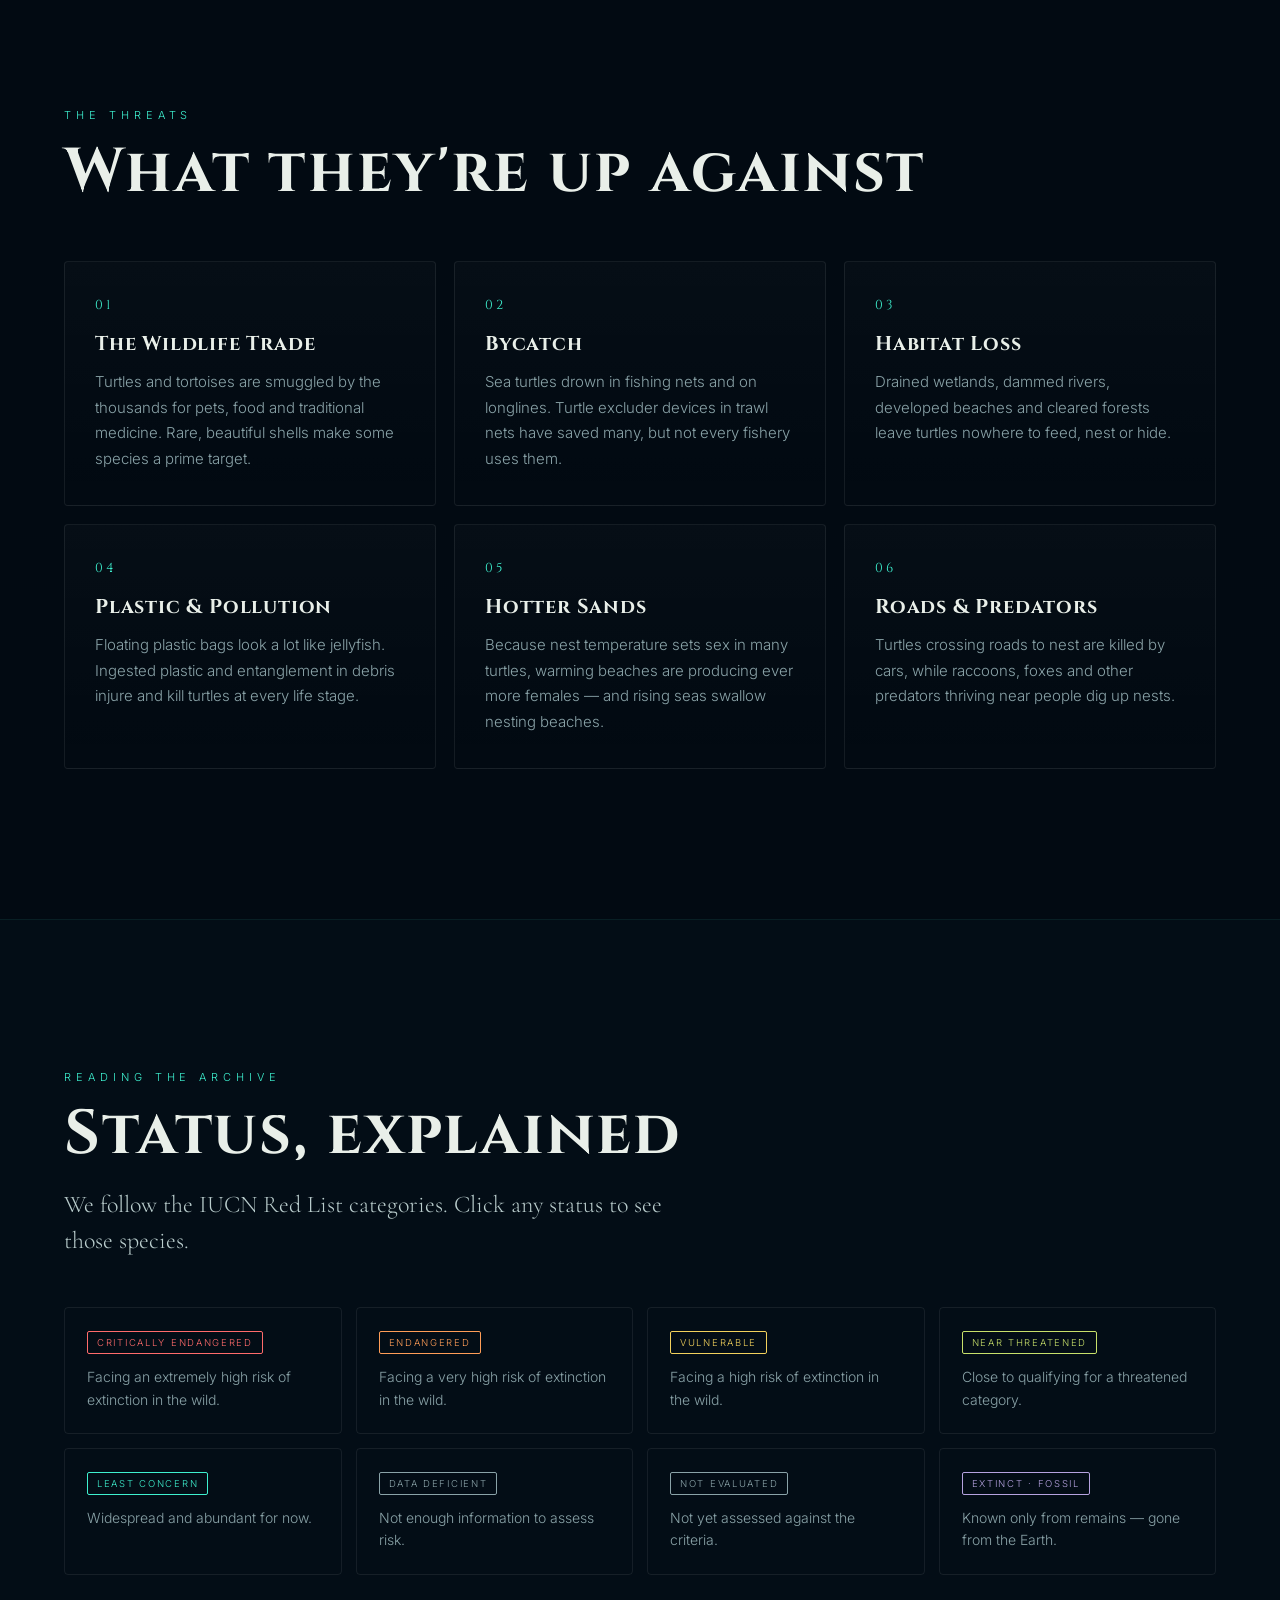
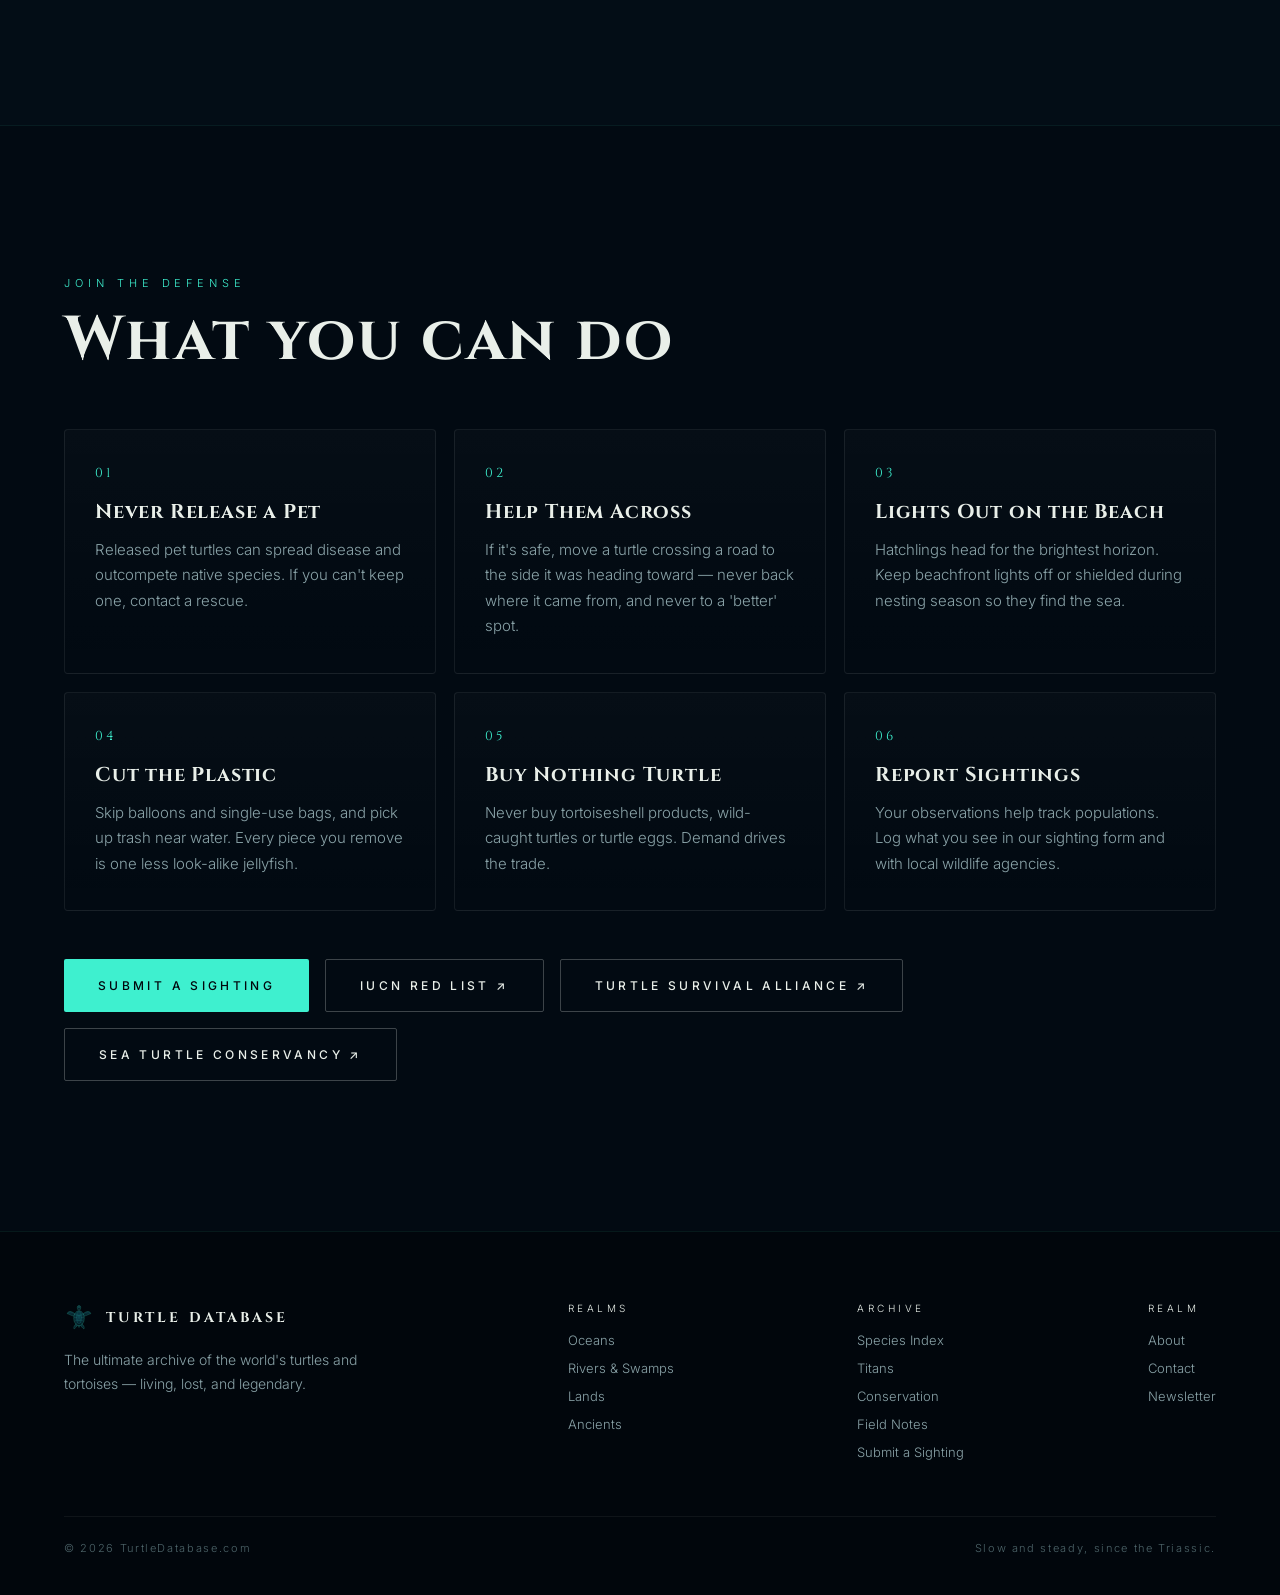
<file: conservation.html>
<!DOCTYPE html>
<html lang="en">
<head>
<meta charset="UTF-8">
<meta name="viewport" content="width=device-width, initial-scale=1.0">
<title>Conservation — Turtle Database</title>
<meta name="description" content="Why turtles are among the most threatened animals on Earth — and what you can do to help.">
<meta property="og:title" content="Conservation — Turtle Database">
<meta property="og:description" content="Why turtles are among the most threatened animals on Earth — and what you can do to help.">
<meta property="og:site_name" content="Turtle Database">
<meta name="theme-color" content="#01060c">
<link rel="icon" href="favicon.svg" type="image/svg+xml">
<link rel="preconnect" href="https://fonts.googleapis.com">
<link rel="preconnect" href="https://fonts.gstatic.com" crossorigin>
<link href="https://fonts.googleapis.com/css2?family=Cinzel:wght@500;700;900&family=Cormorant+Garamond:ital,wght@0,400;1,400;1,500&family=Inter:wght@300;400;500;600&display=swap" rel="stylesheet">
<link rel="stylesheet" href="assets/css/style.css">
</head>
<body data-page="conservation" class="theme-ocean">
<header class="page-hero">
  <canvas class="ocean" aria-hidden="true"></canvas>
  <svg class="hero-art" viewBox="0 0 120 120" aria-hidden="true"><use href="#land"/></svg>
  <div class="inner">
    <div class="eyebrow">The Last Stand</div>
    <h1><span class="w">CONSERVATION</span></h1>
    <p class="tagline">They survived the asteroid. Whether they survive us is still being decided.</p>
  </div>
</header>

<section class="bg-2 tight">
  <div class="wrap">
    <div class="reveal narrow prose" style="margin-left:0">
      <div class="kicker">The Situation</div>
      <h2>Among the most threatened animals on Earth.</h2>
      <p>By most assessments, more than half of the world's turtle and tortoise species are threatened with extinction — a higher share than birds or mammals. Six of the seven sea turtles are listed as threatened, and the seventh is simply too little-studied to assess.</p>
      <p>Turtles evolved for a world where living long made up for breeding slowly. When adults are taken from the wild faster than they can be replaced, populations that took decades to build can vanish within a few years.</p>
    </div>
    <div class="stat-grid reveal"><div class="stat"><b><span class="count" data-to="0" data-total-threat>0</span><em></em></b><span>Threatened species in<br>our archive</span></div><div class="stat"><b><span class="count" data-to="6" >0</span><em>/7</em></b><span>Sea turtle species<br>listed as threatened</span></div><div class="stat"><b><span class="count" data-to="50" >0</span><em>%+</em></b><span>Of turtle species threatened,<br>by most assessments</span></div></div>
  </div>
</section>

<section class="bg-3 divider">
  <div class="wrap">
    <div class="reveal"><div class="kicker">The Threats</div><h2>What they're up against</h2></div>
    <div class="fact-grid"><div class="fact reveal"><div class="num">01</div><h3>The Wildlife Trade</h3><p>Turtles and tortoises are smuggled by the thousands for pets, food and traditional medicine. Rare, beautiful shells make some species a prime target.</p></div><div class="fact reveal"><div class="num">02</div><h3>Bycatch</h3><p>Sea turtles drown in fishing nets and on longlines. Turtle excluder devices in trawl nets have saved many, but not every fishery uses them.</p></div><div class="fact reveal"><div class="num">03</div><h3>Habitat Loss</h3><p>Drained wetlands, dammed rivers, developed beaches and cleared forests leave turtles nowhere to feed, nest or hide.</p></div><div class="fact reveal"><div class="num">04</div><h3>Plastic & Pollution</h3><p>Floating plastic bags look a lot like jellyfish. Ingested plastic and entanglement in debris injure and kill turtles at every life stage.</p></div><div class="fact reveal"><div class="num">05</div><h3>Hotter Sands</h3><p>Because nest temperature sets sex in many turtles, warming beaches are producing ever more females — and rising seas swallow nesting beaches.</p></div><div class="fact reveal"><div class="num">06</div><h3>Roads & Predators</h3><p>Turtles crossing roads to nest are killed by cars, while raccoons, foxes and other predators thriving near people dig up nests.</p></div></div>
  </div>
</section>

<section class="bg-2 divider">
  <div class="wrap">
    <div class="reveal"><div class="kicker">Reading the Archive</div><h2>Status, explained</h2>
      <p class="lede">We follow the IUCN Red List categories. Click any status to see those species.</p></div>
    <div class="legend reveal"><div><a href="archive.html?status=CR" class="pill pill-cr">Critically Endangered</a><p>Facing an extremely high risk of extinction in the wild.</p></div><div><a href="archive.html?status=EN" class="pill pill-en">Endangered</a><p>Facing a very high risk of extinction in the wild.</p></div><div><a href="archive.html?status=VU" class="pill pill-vu">Vulnerable</a><p>Facing a high risk of extinction in the wild.</p></div><div><a href="archive.html?status=NT" class="pill pill-nt">Near Threatened</a><p>Close to qualifying for a threatened category.</p></div><div><a href="archive.html?status=LC" class="pill pill-lc">Least Concern</a><p>Widespread and abundant for now.</p></div><div><a href="archive.html?status=DD" class="pill pill-dd">Data Deficient</a><p>Not enough information to assess risk.</p></div><div><a href="archive.html?status=NE" class="pill pill-dd">Not Evaluated</a><p>Not yet assessed against the criteria.</p></div><div><a href="archive.html?status=EX" class="pill pill-ex">Extinct · Fossil</a><p>Known only from remains — gone from the Earth.</p></div></div>
  </div>
</section>

<section class="bg-3 divider">
  <div class="wrap">
    <div class="reveal"><div class="kicker">Join the Defense</div><h2>What you can do</h2></div>
    <div class="fact-grid"><div class="fact reveal"><div class="num">01</div><h3>Never Release a Pet</h3><p>Released pet turtles can spread disease and outcompete native species. If you can't keep one, contact a rescue.</p></div><div class="fact reveal"><div class="num">02</div><h3>Help Them Across</h3><p>If it's safe, move a turtle crossing a road to the side it was heading toward — never back where it came from, and never to a 'better' spot.</p></div><div class="fact reveal"><div class="num">03</div><h3>Lights Out on the Beach</h3><p>Hatchlings head for the brightest horizon. Keep beachfront lights off or shielded during nesting season so they find the sea.</p></div><div class="fact reveal"><div class="num">04</div><h3>Cut the Plastic</h3><p>Skip balloons and single-use bags, and pick up trash near water. Every piece you remove is one less look-alike jellyfish.</p></div><div class="fact reveal"><div class="num">05</div><h3>Buy Nothing Turtle</h3><p>Never buy tortoiseshell products, wild-caught turtles or turtle eggs. Demand drives the trade.</p></div><div class="fact reveal"><div class="num">06</div><h3>Report Sightings</h3><p>Your observations help track populations. Log what you see in our sighting form and with local wildlife agencies.</p></div></div>
    <div class="hero-actions" style="opacity:1;animation:none;justify-content:flex-start;margin-top:48px">
      <a class="btn btn-primary" href="submit.html">Submit a Sighting</a>
      <a class="btn btn-ghost" href="https://www.iucnredlist.org" target="_blank" rel="noopener">IUCN Red List ↗</a>
      <a class="btn btn-ghost" href="https://turtlesurvival.org" target="_blank" rel="noopener">Turtle Survival Alliance ↗</a>
      <a class="btn btn-ghost" href="https://conserveturtles.org" target="_blank" rel="noopener">Sea Turtle Conservancy ↗</a>
    </div>
  </div>
</section>

<script src="assets/js/species.js"></script>
<script src="assets/js/main.js"></script>
</body>
</html>
</file>
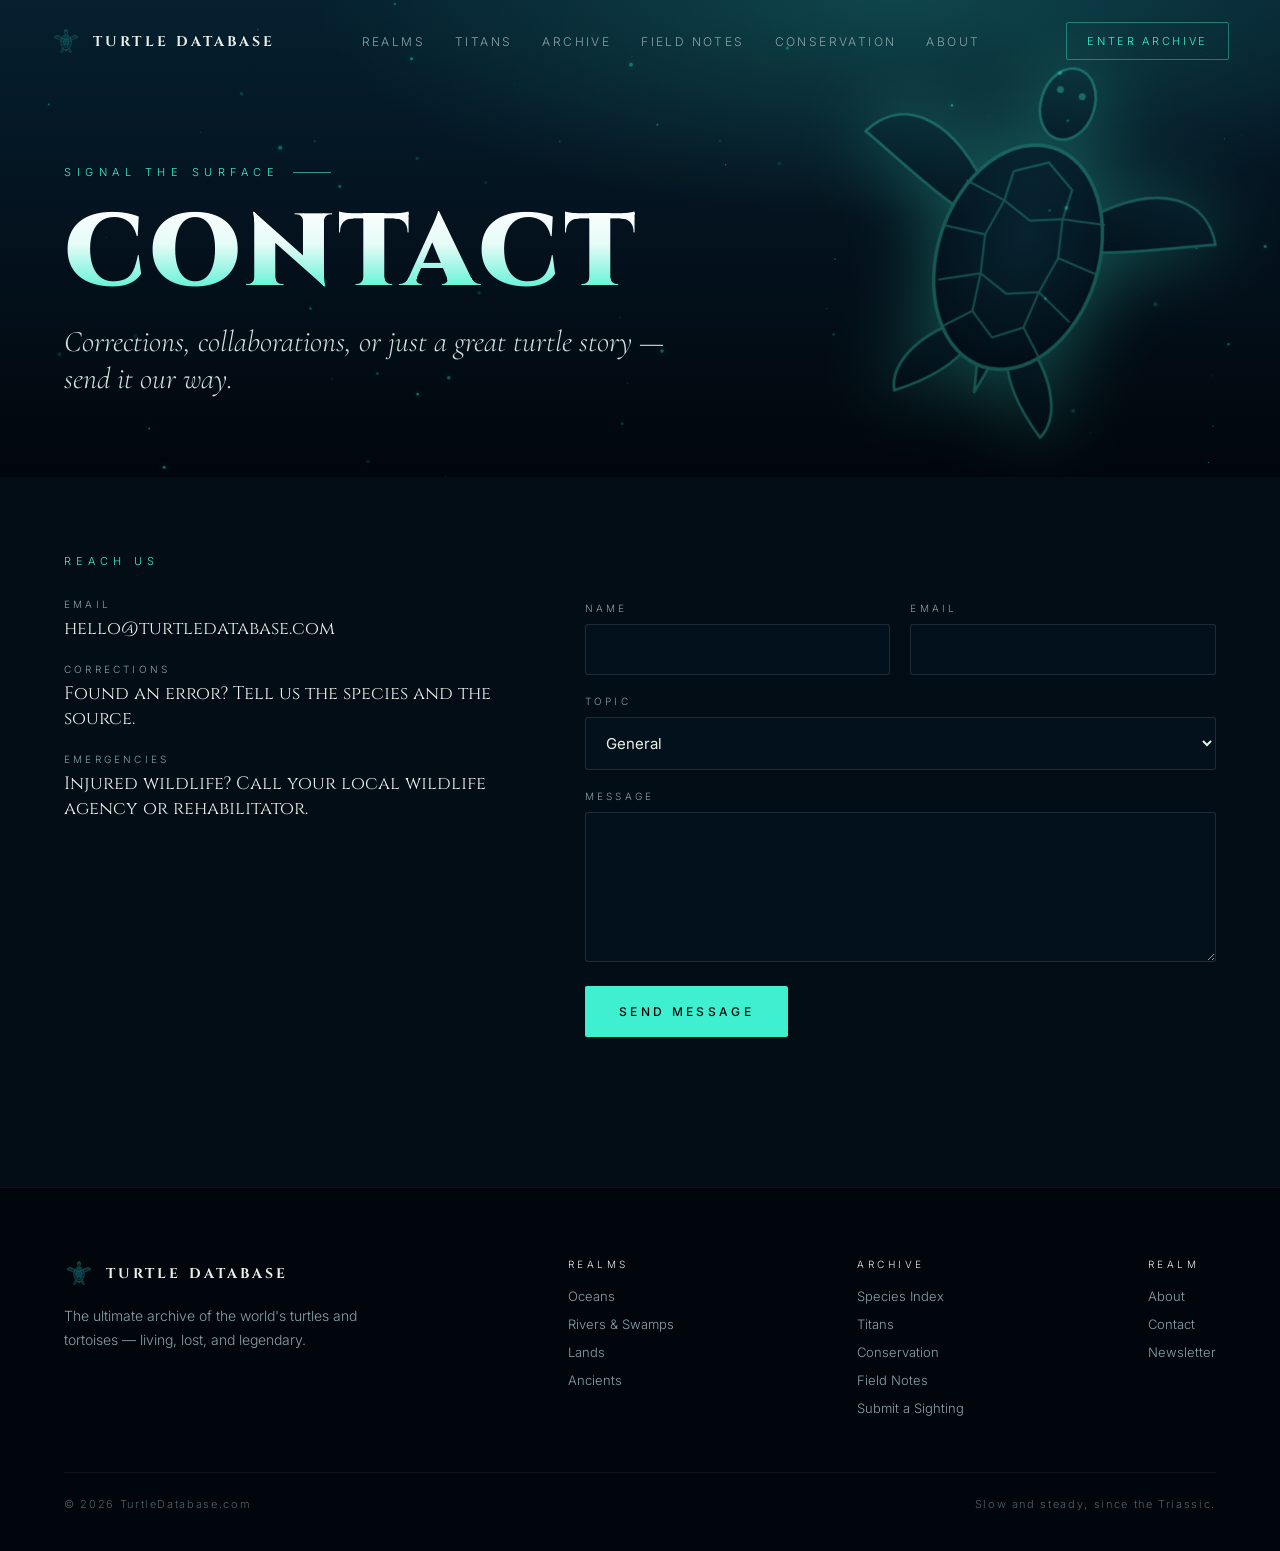
<file: contact.html>
<!DOCTYPE html>
<html lang="en">
<head>
<meta charset="UTF-8">
<meta name="viewport" content="width=device-width, initial-scale=1.0">
<title>Contact — Turtle Database</title>
<meta name="description" content="Get in touch with the Turtle Database.">
<meta property="og:title" content="Contact — Turtle Database">
<meta property="og:description" content="Get in touch with the Turtle Database.">
<meta property="og:site_name" content="Turtle Database">
<meta name="theme-color" content="#01060c">
<link rel="icon" href="favicon.svg" type="image/svg+xml">
<link rel="preconnect" href="https://fonts.googleapis.com">
<link rel="preconnect" href="https://fonts.gstatic.com" crossorigin>
<link href="https://fonts.googleapis.com/css2?family=Cinzel:wght@500;700;900&family=Cormorant+Garamond:ital,wght@0,400;1,400;1,500&family=Inter:wght@300;400;500;600&display=swap" rel="stylesheet">
<link rel="stylesheet" href="assets/css/style.css">
</head>
<body data-page="" class="theme-ocean">
<header class="page-hero" style="min-height:52vh">
  <canvas class="ocean" aria-hidden="true"></canvas>
  <svg class="hero-art" viewBox="0 0 200 240" aria-hidden="true"><use href="#turtle"/></svg>
  <div class="inner">
    <div class="eyebrow">Signal the Surface</div>
    <h1><span class="w">CONTACT</span></h1>
    <p class="tagline">Corrections, collaborations, or just a great turtle story — send it our way.</p>
  </div>
</header>
<section class="bg-2 tight">
  <div class="wrap side-grid">
    <div class="reveal">
      <div class="kicker">Reach Us</div>
      <ul class="contact-list">
        <li><small>Email</small><span><a href="mailto:hello@turtledatabase.com">hello@turtledatabase.com</a></span></li>
        <li><small>Corrections</small><span>Found an error? Tell us the species and the source.</span></li>
        <li><small>Emergencies</small><span>Injured wildlife? Call your local wildlife agency or rehabilitator.</span></li>
      </ul>
    </div>
    <div class="reveal">
      <form class="form js-form" data-endpoint="">
        <div class="field"><label for="c-name">Name</label><input id="c-name" name="name" required></div>
        <div class="field"><label for="c-email">Email</label><input id="c-email" name="email" type="email" required></div>
        <div class="field full"><label for="c-topic">Topic</label>
          <select id="c-topic" name="topic"><option>General</option><option>Correction</option><option>Collaboration</option><option>Press</option></select></div>
        <div class="field full"><label for="c-msg">Message</label><textarea id="c-msg" name="message" required></textarea></div>
        <div class="full"><button class="btn btn-primary" type="submit">Send Message</button></div>
      </form>
      <div class="form-success"><h3>Message received.</h3><p>It may take a moment to surface — we'll reply soon.</p></div>
    </div>
  </div>
</section>

<script src="assets/js/species.js"></script>
<script src="assets/js/main.js"></script>
</body>
</html>
</file>
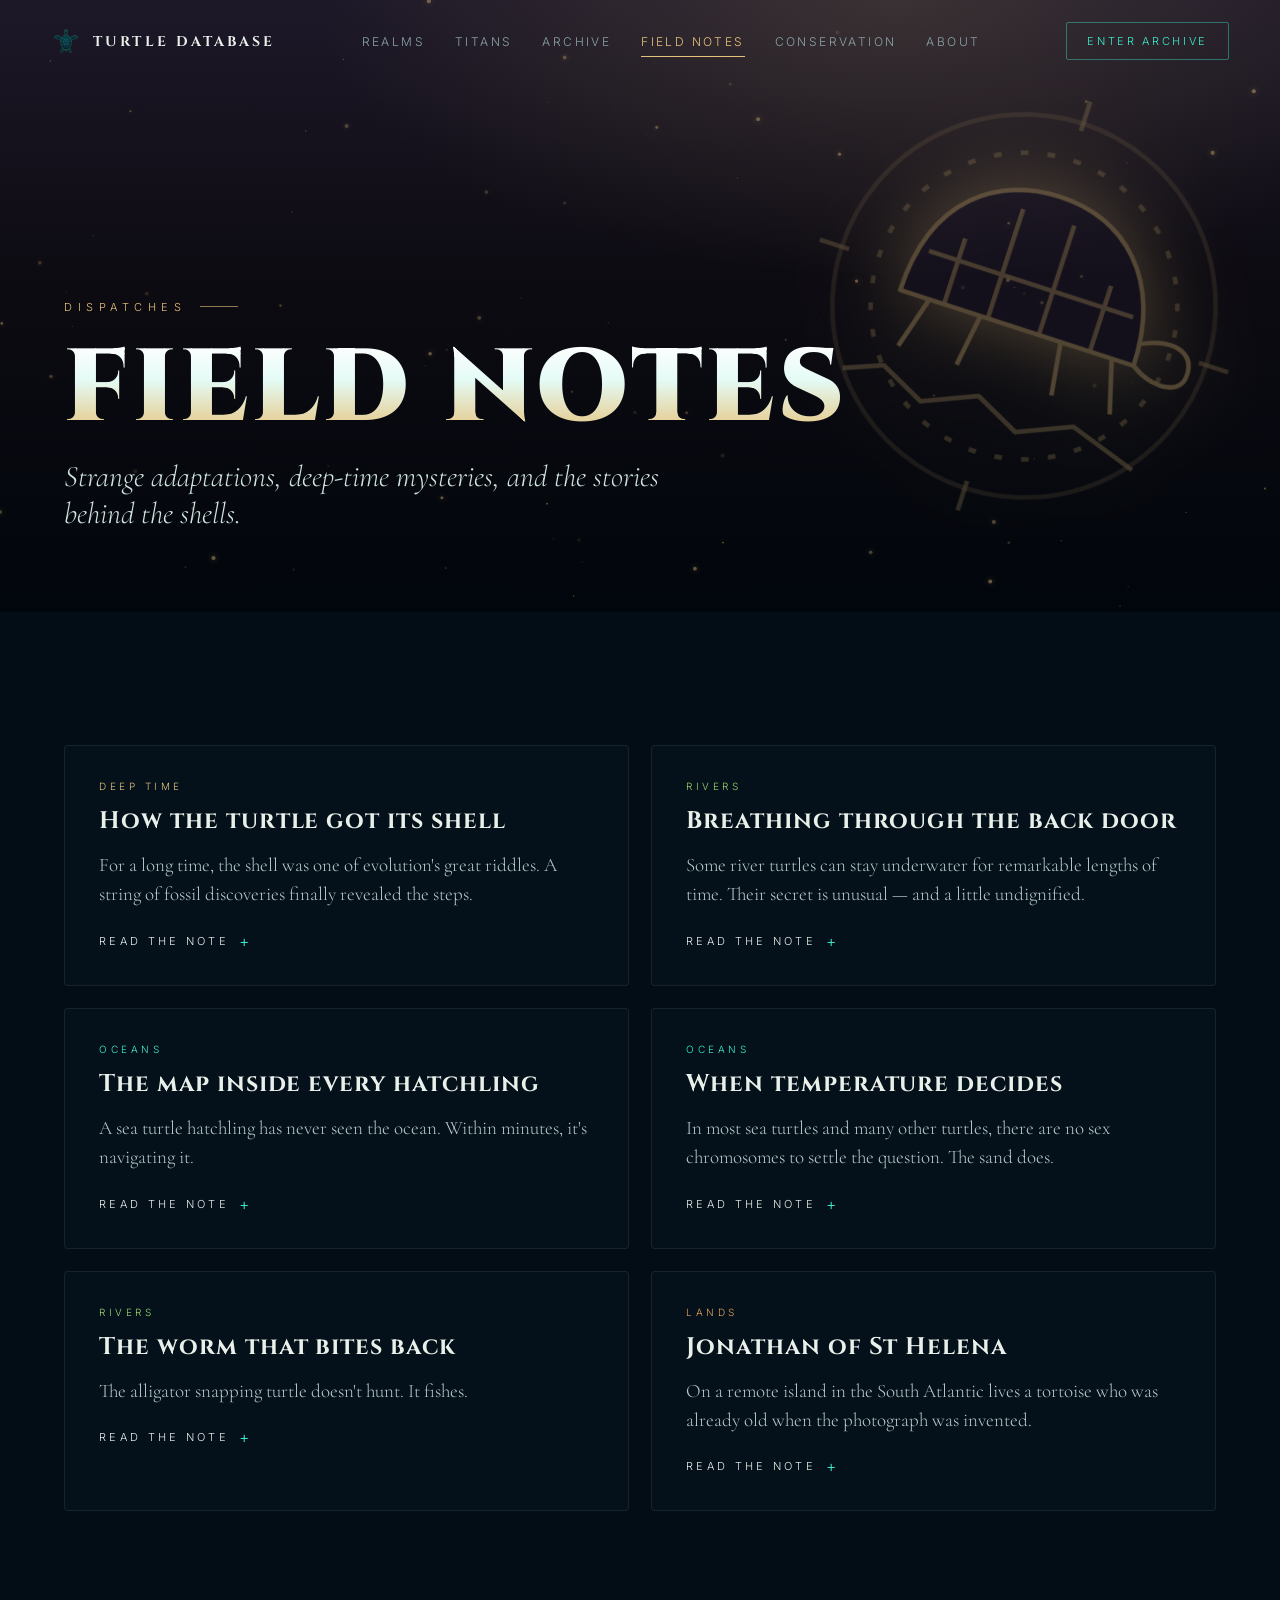
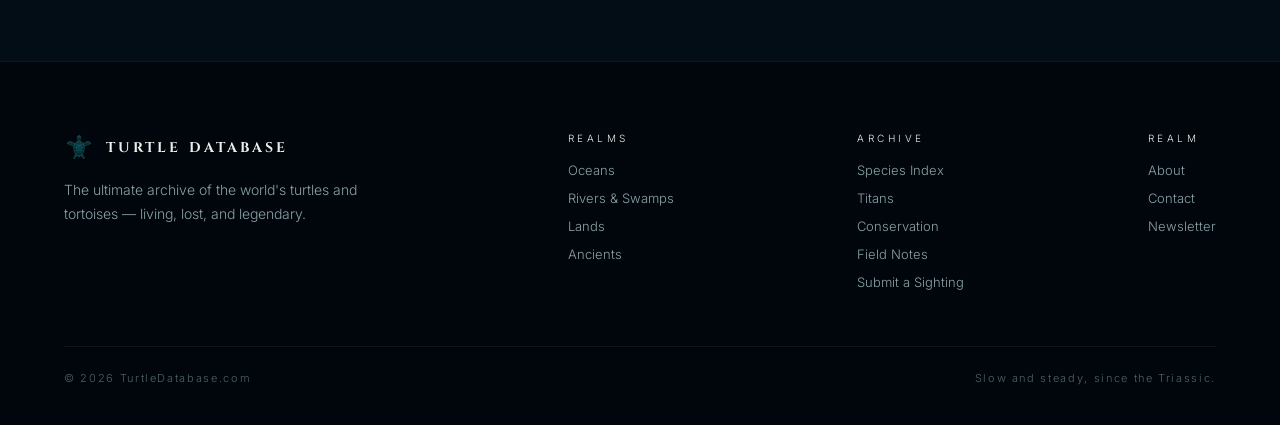
<file: field-notes.html>
<!DOCTYPE html>
<html lang="en">
<head>
<meta charset="UTF-8">
<meta name="viewport" content="width=device-width, initial-scale=1.0">
<title>Field Notes — Turtle Database</title>
<meta name="description" content="Stories from the world of turtles — deep time, strange adaptations and record-breaking journeys.">
<meta property="og:title" content="Field Notes — Turtle Database">
<meta property="og:description" content="Stories from the world of turtles — deep time, strange adaptations and record-breaking journeys.">
<meta property="og:site_name" content="Turtle Database">
<meta name="theme-color" content="#01060c">
<link rel="icon" href="favicon.svg" type="image/svg+xml">
<link rel="preconnect" href="https://fonts.googleapis.com">
<link rel="preconnect" href="https://fonts.gstatic.com" crossorigin>
<link href="https://fonts.googleapis.com/css2?family=Cinzel:wght@500;700;900&family=Cormorant+Garamond:ital,wght@0,400;1,400;1,500&family=Inter:wght@300;400;500;600&display=swap" rel="stylesheet">
<link rel="stylesheet" href="assets/css/style.css">
</head>
<body data-page="notes" class="theme-ancient">
<header class="page-hero">
  <canvas class="ocean" aria-hidden="true"></canvas>
  <svg class="hero-art" viewBox="0 0 120 120" aria-hidden="true"><use href="#ancient"/></svg>
  <div class="inner">
    <div class="eyebrow">Dispatches</div>
    <h1><span class="w">FIELD NOTES</span></h1>
    <p class="tagline">Strange adaptations, deep-time mysteries, and the stories behind the shells.</p>
  </div>
</header>
<section class="bg-2 tight">
  <div class="wrap"><div class="articles"><article class="article reveal c-ancient">
  <div class="meta">Deep Time</div><h3>How the turtle got its shell</h3><p>For a long time, the shell was one of evolution's great riddles. A string of fossil discoveries finally revealed the steps.</p>
  <details><summary>Read the note</summary><p>The shell isn't a separate piece of armor. It's built from the turtle's own ribs and backbone, broadened and fused with bony plates in the skin. So how did that happen?</p><p>Eunotosaurus, a Permian reptile from about 260 million years ago, already had unusually broad, flattened ribs. Some researchers think those ribs first helped it dig — and only later became protection.</p><p>Pappochelys, from about 240 million years ago, adds widened ribs and a basket of belly bones. Then Odontochelys, around 220 million years old, arrives with a complete belly shell but only a partial top. By the time of Proganochelys, the full shell was finished — and the turtle body plan has barely changed since.</p></details></article><article class="article reveal c-river">
  <div class="meta">Rivers</div><h3>Breathing through the back door</h3><p>Some river turtles can stay underwater for remarkable lengths of time. Their secret is unusual — and a little undignified.</p>
  <details><summary>Read the note</summary><p>Turtles breathe air with lungs, but some freshwater species can also absorb dissolved oxygen from the water through linings richly supplied with blood vessels — including in the cloaca, the shared opening at the rear of the body.</p><p>Australia's Mary River turtle is one of the most famous practitioners, able to stay submerged for very long periods in well-oxygenated water. Scientists informally call it 'cloacal respiration' — and everyone else calls it bum-breathing.</p><p>The adaptation lets these turtles hide from predators and conserve energy on the river bottom. It also makes them vulnerable: when rivers are dammed or polluted and oxygen levels fall, so do their chances.</p></details></article><article class="article reveal c-ocean">
  <div class="meta">Oceans</div><h3>The map inside every hatchling</h3><p>A sea turtle hatchling has never seen the ocean. Within minutes, it's navigating it.</p>
  <details><summary>Read the note</summary><p>Hatchlings scramble toward the brightest horizon — the moonlit sea — then swim into the waves. Out there, they need to stay inside currents that keep them warm and fed.</p><p>Experiments with loggerhead hatchlings showed they respond to the magnetic signatures of specific places along their migration route, turning in the direction that keeps them on course. The magnetic field acts as both compass and map.</p><p>Years later, adult females use the same sense to return to the stretch of coast where they hatched. It's one of the most impressive feats of navigation in the animal kingdom.</p></details></article><article class="article reveal c-ocean">
  <div class="meta">Oceans</div><h3>When temperature decides</h3><p>In most sea turtles and many other turtles, there are no sex chromosomes to settle the question. The sand does.</p>
  <details><summary>Read the note</summary><p>During a sensitive window of development, nest temperature determines whether an embryo becomes male or female. In sea turtles, warmer sand produces more females; cooler sand produces more males.</p><p>The difference between the two can be just a few degrees. That makes nesting beaches extraordinarily sensitive to climate — and some warm nesting regions already produce almost entirely female hatchlings.</p><p>Conservationists are experimenting with shading nests, relocating eggs and watering sand to cool it down. The long-term fix, of course, is a cooler planet.</p></details></article><article class="article reveal c-river">
  <div class="meta">Rivers</div><h3>The worm that bites back</h3><p>The alligator snapping turtle doesn't hunt. It fishes.</p>
  <details><summary>Read the note</summary><p>Lying still on a river bottom with its jaws wide open, the alligator snapper wiggles a pink, worm-like appendage on its tongue. To a passing fish, it looks like a meal.</p><p>When the fish swims in for a closer look, the jaws slam shut. It's one of the very few examples of a reptile using a lure built into its own body.</p><p>The species can grow enormous and live for decades, but it was heavily harvested for turtle soup in the past century. It's now protected across much of its range.</p></details></article><article class="article reveal c-land">
  <div class="meta">Lands</div><h3>Jonathan of St Helena</h3><p>On a remote island in the South Atlantic lives a tortoise who was already old when the photograph was invented.</p>
  <details><summary>Read the note</summary><p>Jonathan, a Seychelles giant tortoise, was brought to St Helena in 1882 and was already fully grown then. Based on that, he is believed to have hatched around 1832.</p><p>That makes him the oldest known living land animal. He has outlived dozens of the island's governors who lived in the house whose lawn he grazes.</p><p>Long lifespans like his are part of what makes tortoises vulnerable: they take many years to reach breeding age, so populations recover very slowly once adults are lost.</p></details></article></div></div>
</section>

<script src="assets/js/species.js"></script>
<script src="assets/js/main.js"></script>
</body>
</html>
</file>
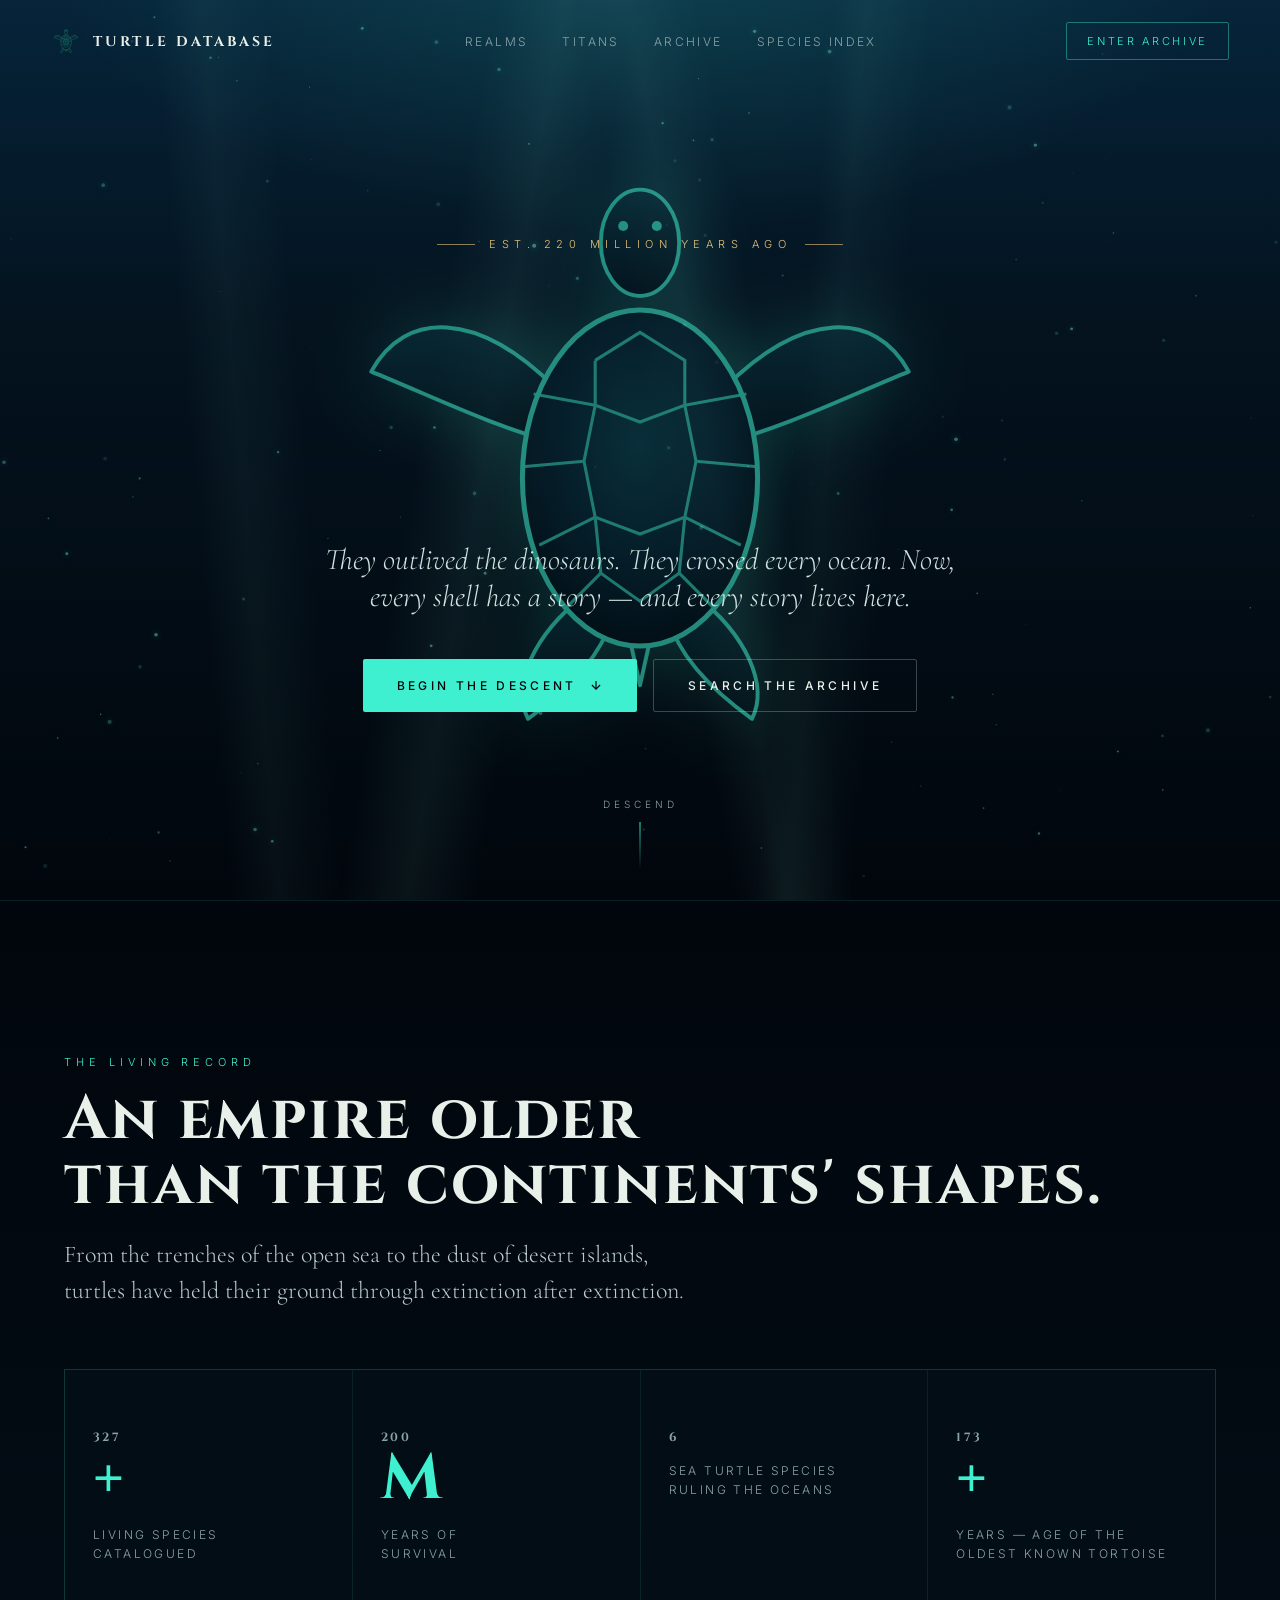
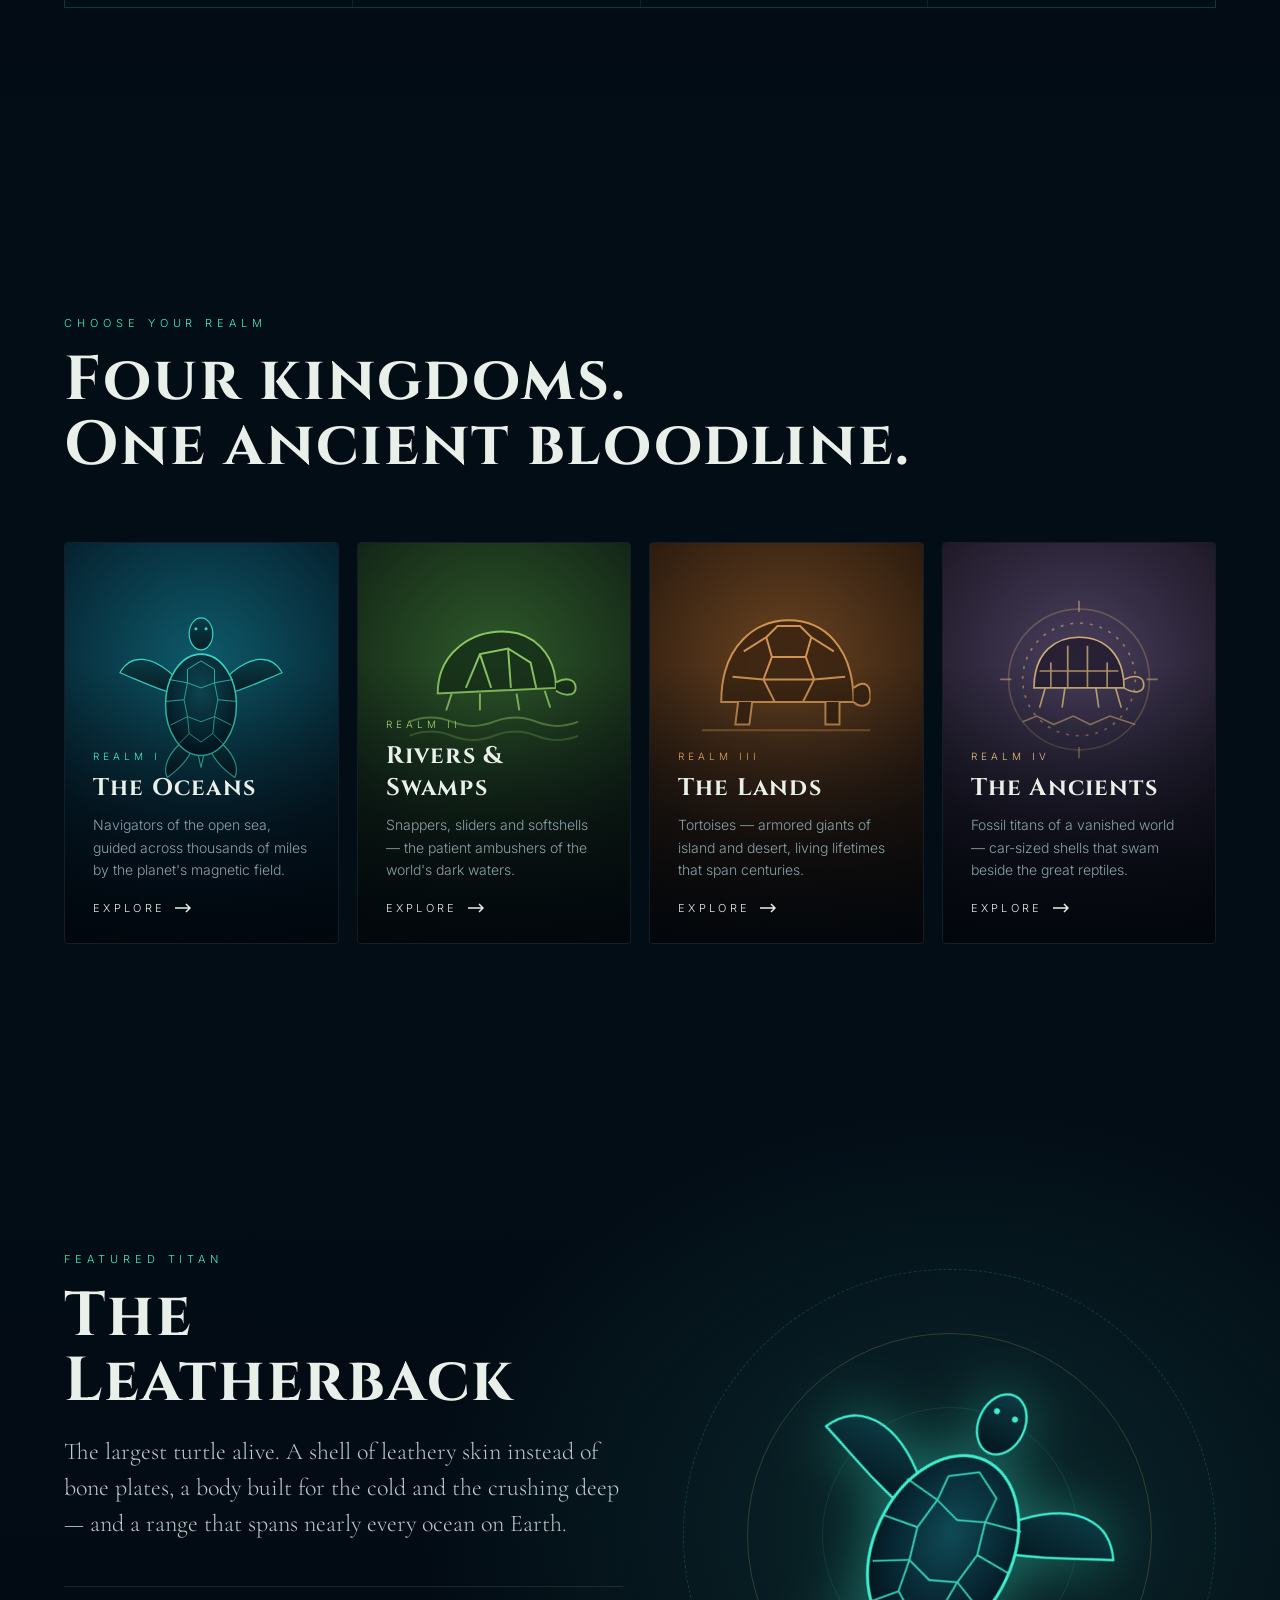
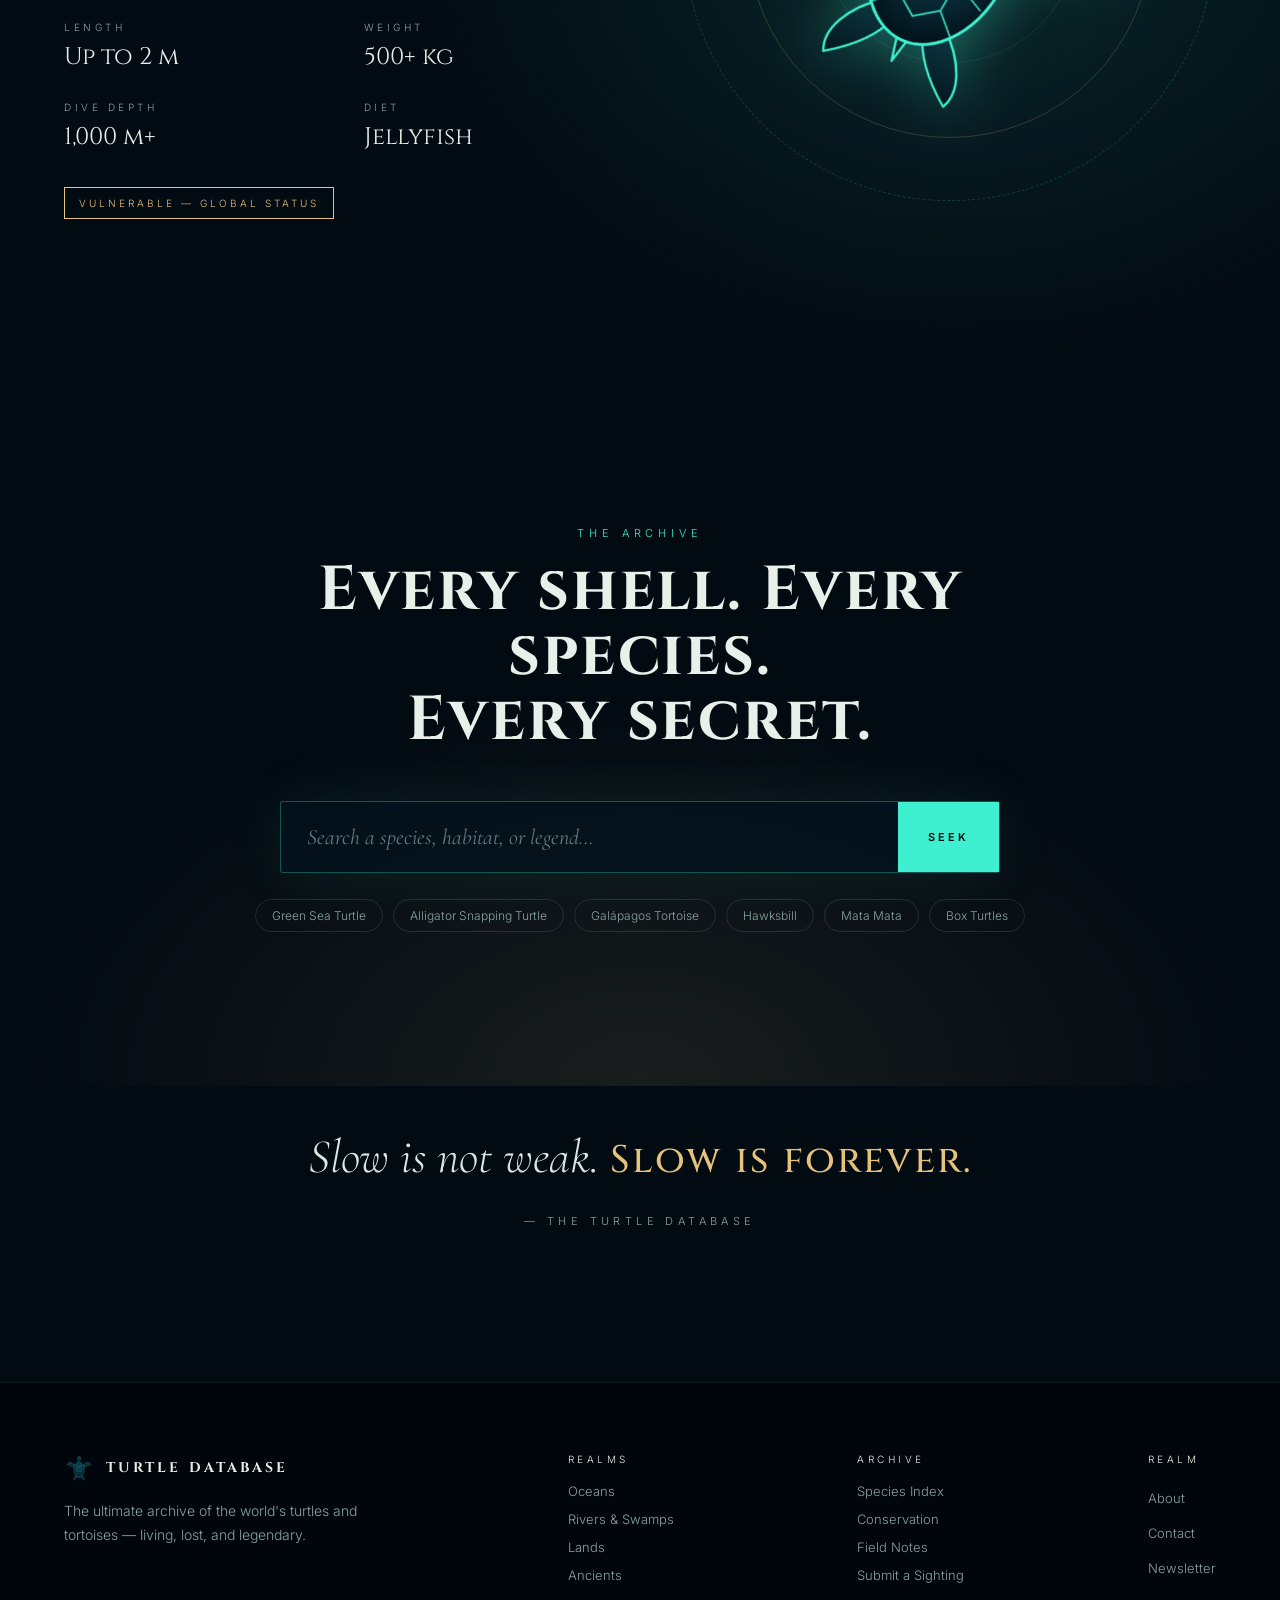
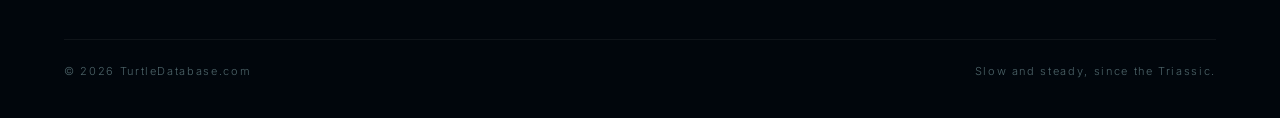
<file: index (3).html>
<!DOCTYPE html>
<html lang="en">
<head>
<meta charset="UTF-8">
<meta name="viewport" content="width=device-width, initial-scale=1.0">
<title>Turtle Database — Enter the Ancient Realm</title>
<meta name="description" content="The ultimate archive of turtles and tortoises. 220 million years of survival, catalogued.">
<link rel="preconnect" href="https://fonts.googleapis.com">
<link rel="preconnect" href="https://fonts.gstatic.com" crossorigin>
<link href="https://fonts.googleapis.com/css2?family=Cinzel:wght@500;700;900&family=Cormorant+Garamond:ital,wght@0,400;1,400;1,500&family=Inter:wght@300;400;500;600&display=swap" rel="stylesheet">
<style>
  :root{
    --abyss:#01060c;
    --deep:#04131f;
    --tide:#0a2a3a;
    --glow:#3ef0cf;
    --glow-soft:rgba(62,240,207,.18);
    --gold:#e6c27a;
    --gold-soft:rgba(230,194,122,.15);
    --bone:#e9efe9;
    --mist:#8aa3a8;
    --display:'Cinzel', serif;
    --lyric:'Cormorant Garamond', serif;
    --ui:'Inter', system-ui, sans-serif;
  }
  *{box-sizing:border-box;margin:0;padding:0}
  html{scroll-behavior:smooth}
  body{
    background:var(--abyss);
    color:var(--bone);
    font-family:var(--ui);
    font-weight:300;
    overflow-x:hidden;
    -webkit-font-smoothing:antialiased;
  }
  a{color:inherit;text-decoration:none}

  /* ---------- Intro veil ---------- */
  .veil{
    position:fixed;inset:0;z-index:100;
    background:#000;
    display:flex;align-items:center;justify-content:center;flex-direction:column;gap:18px;
    animation:veilOut 1.2s ease 2.2s forwards;
  }
  .veil span{
    font-family:var(--display);letter-spacing:.6em;font-size:clamp(11px,1.4vw,14px);
    color:var(--glow);opacity:0;animation:fadeIn 1s ease .3s forwards;
    text-shadow:0 0 18px var(--glow);
    padding-left:.6em;
  }
  .veil i{
    display:block;width:1px;height:0;background:linear-gradient(var(--glow),transparent);
    animation:line 1.4s ease .6s forwards;
  }
  @keyframes veilOut{to{opacity:0;visibility:hidden}}
  @keyframes fadeIn{to{opacity:1}}
  @keyframes line{to{height:90px}}

  /* ---------- Nav ---------- */
  nav{
    position:fixed;top:0;left:0;right:0;z-index:50;
    display:flex;align-items:center;justify-content:space-between;
    padding:22px clamp(16px,4vw,56px);
    transition:background .4s, padding .4s;
  }
  nav.scrolled{background:rgba(1,6,12,.72);backdrop-filter:blur(14px);padding-top:14px;padding-bottom:14px;border-bottom:1px solid rgba(62,240,207,.08)}
  .brand{display:flex;align-items:center;gap:12px;font-family:var(--display);font-weight:700;letter-spacing:.22em;font-size:14px}
  .brand svg{width:30px;height:30px}
  .nav-links{display:flex;gap:34px;font-size:12px;letter-spacing:.2em;text-transform:uppercase;color:var(--mist)}
  .nav-links a{transition:color .3s}
  .nav-links a:hover{color:var(--glow)}
  .nav-cta{
    font-size:11px;letter-spacing:.24em;text-transform:uppercase;
    border:1px solid rgba(62,240,207,.4);padding:11px 20px;border-radius:2px;color:var(--glow);
    transition:all .3s;
  }
  .nav-cta:hover{background:var(--glow);color:var(--abyss);box-shadow:0 0 30px var(--glow-soft)}
  @media (max-width:820px){.nav-links{display:none}}

  /* ---------- Hero ---------- */
  .hero{
    position:relative;min-height:100vh;min-height:100svh;
    display:flex;align-items:center;justify-content:center;text-align:center;
    overflow:hidden;
    background:
      radial-gradient(ellipse 80% 60% at 50% -10%, rgba(62,240,207,.16), transparent 60%),
      linear-gradient(180deg,#06243a 0%, var(--deep) 35%, var(--abyss) 100%);
  }
  #ocean{position:absolute;inset:0;width:100%;height:100%}
  .rays{
    position:absolute;inset:-20% -10% 0;pointer-events:none;
    background:
      linear-gradient(100deg, transparent 38%, rgba(140,255,235,.06) 42%, transparent 46%),
      linear-gradient(80deg, transparent 50%, rgba(140,255,235,.05) 53%, transparent 57%),
      linear-gradient(95deg, transparent 60%, rgba(140,255,235,.04) 62%, transparent 66%),
      linear-gradient(85deg, transparent 22%, rgba(140,255,235,.04) 25%, transparent 29%);
    mix-blend-mode:screen;
    animation:sway 14s ease-in-out infinite alternate;
    transform-origin:50% 0;
  }
  @keyframes sway{from{transform:skewX(-4deg)}to{transform:skewX(4deg)}}

  .hero-turtle{
    position:absolute;width:min(560px,90vw);left:50%;top:50%;
    transform:translate(-50%,-50%);
    opacity:.55;filter:drop-shadow(0 0 40px rgba(62,240,207,.35));
    animation:glide 18s ease-in-out infinite;
    pointer-events:none;
  }
  @keyframes glide{
    0%,100%{transform:translate(-50%,-48%) rotate(-3deg)}
    50%{transform:translate(-50%,-54%) rotate(3deg)}
  }
  .flip{transform-box:fill-box;animation:stroke 3.2s ease-in-out infinite}
  .flip.fl{transform-origin:100% 40%}
  .flip.fr{transform-origin:0% 40%;animation-name:strokeR}
  .flip.rl{transform-origin:100% 0%;animation-duration:3.2s;animation-delay:-1.6s}
  .flip.rr{transform-origin:0% 0%;animation-name:strokeR;animation-delay:-1.6s}
  @keyframes stroke{0%,100%{transform:rotate(14deg)}50%{transform:rotate(-16deg)}}
  @keyframes strokeR{0%,100%{transform:rotate(-14deg)}50%{transform:rotate(16deg)}}
  .scute{stroke-dasharray:420;stroke-dashoffset:420;animation:draw 3s ease 2.6s forwards}
  @keyframes draw{to{stroke-dashoffset:0}}

  .hero-inner{position:relative;z-index:2;padding:120px 16px 80px;max-width:1000px}
  .eyebrow{
    font-size:11px;letter-spacing:.5em;text-transform:uppercase;color:var(--gold);
    display:inline-flex;align-items:center;gap:14px;margin-bottom:28px;
  }
  .eyebrow::before,.eyebrow::after{content:"";width:38px;height:1px;background:var(--gold);opacity:.6}
  h1{
    font-family:var(--display);font-weight:900;
    font-size:clamp(46px,10vw,132px);line-height:.92;letter-spacing:.04em;
    background:linear-gradient(180deg,#ffffff 0%, #bff8ec 45%, #3ef0cf 100%);
    -webkit-background-clip:text;background-clip:text;color:transparent;
    filter:drop-shadow(0 0 30px rgba(62,240,207,.25));
  }
  h1 .w{display:inline-block;opacity:0;transform:translateY(40px);filter:blur(10px);animation:rise 1.4s cubic-bezier(.2,.7,.1,1) forwards}
  h1 .w:nth-child(2){animation-delay:.25s}
  .hero h1 .w{animation-delay:2.5s}
  .hero h1 .w:nth-child(2){animation-delay:2.8s}
  @keyframes rise{to{opacity:1;transform:none;filter:none}}
  .tagline{
    font-family:var(--lyric);font-style:italic;font-size:clamp(20px,2.6vw,30px);
    color:#cfe3e0;margin:26px auto 44px;max-width:640px;
    opacity:0;animation:fadeIn 1.6s ease 3.4s forwards;
  }
  .hero-actions{display:flex;gap:16px;justify-content:center;flex-wrap:wrap;opacity:0;animation:fadeIn 1.4s ease 3.8s forwards}
  .btn{
    position:relative;display:inline-flex;align-items:center;gap:12px;
    font-size:12px;letter-spacing:.28em;text-transform:uppercase;font-weight:500;
    padding:18px 34px;border-radius:2px;transition:all .35s;
  }
  .btn-primary{background:var(--glow);color:var(--abyss);box-shadow:0 0 0 0 var(--glow-soft)}
  .btn-primary:hover{box-shadow:0 0 50px 6px rgba(62,240,207,.35);transform:translateY(-2px)}
  .btn-ghost{border:1px solid rgba(233,239,233,.25);color:var(--bone)}
  .btn-ghost:hover{border-color:var(--gold);color:var(--gold)}
  .scroll-cue{
    position:absolute;bottom:30px;left:50%;transform:translateX(-50%);z-index:2;
    font-size:10px;letter-spacing:.4em;color:var(--mist);text-transform:uppercase;
    display:flex;flex-direction:column;align-items:center;gap:12px;
    opacity:0;animation:fadeIn 1s ease 4.4s forwards;
  }
  .scroll-cue i{width:1px;height:48px;background:linear-gradient(var(--glow),transparent);animation:pulse 2.4s ease-in-out infinite}
  @keyframes pulse{0%,100%{opacity:.3;transform:scaleY(.6);transform-origin:top}50%{opacity:1;transform:scaleY(1)}}

  /* ---------- Shared section ---------- */
  section{position:relative;padding:clamp(90px,12vw,160px) clamp(16px,5vw,64px)}
  .wrap{max-width:1240px;margin:0 auto}
  .kicker{font-size:11px;letter-spacing:.45em;text-transform:uppercase;color:var(--glow);margin-bottom:18px}
  h2{font-family:var(--display);font-weight:700;font-size:clamp(32px,5vw,62px);line-height:1.05;letter-spacing:.03em}
  .lede{font-family:var(--lyric);font-size:clamp(19px,2vw,24px);color:#b9cccc;max-width:620px;margin-top:20px;line-height:1.5}
  .reveal{opacity:0;transform:translateY(40px);transition:opacity 1.1s ease, transform 1.1s cubic-bezier(.2,.7,.1,1)}
  .reveal.in{opacity:1;transform:none}

  /* ---------- Stats ---------- */
  .stats{
    background:linear-gradient(180deg,var(--abyss),#030d16);
    border-top:1px solid rgba(62,240,207,.08);
  }
  .stat-grid{display:grid;grid-template-columns:repeat(4,1fr);gap:1px;background:rgba(62,240,207,.1);margin-top:60px;border:1px solid rgba(62,240,207,.1)}
  .stat{background:#030d16;padding:44px 28px;text-align:left}
  .stat b{display:block;font-family:var(--display);font-weight:700;font-size:clamp(38px,5vw,64px);color:var(--bone);line-height:1}
  .stat b em{font-style:normal;color:var(--glow)}
  .stat span{display:block;margin-top:14px;font-size:12px;letter-spacing:.2em;text-transform:uppercase;color:var(--mist);line-height:1.6}
  @media (max-width:820px){.stat-grid{grid-template-columns:repeat(2,1fr)}}
  @media (max-width:420px){.stat-grid{grid-template-columns:1fr}}

  /* ---------- Realms ---------- */
  .realms{background:#030d16}
  .realm-grid{display:grid;grid-template-columns:repeat(4,1fr);gap:18px;margin-top:64px}
  .realm{
    position:relative;aspect-ratio:3/4.4;border-radius:4px;overflow:hidden;
    border:1px solid rgba(233,239,233,.08);
    display:flex;flex-direction:column;justify-content:flex-end;padding:28px;
    cursor:pointer;isolation:isolate;
    transition:transform .6s cubic-bezier(.2,.7,.1,1), border-color .5s;
  }
  .realm::before{content:"";position:absolute;inset:0;z-index:-2;transition:transform 1.2s cubic-bezier(.2,.7,.1,1)}
  .realm::after{content:"";position:absolute;inset:0;z-index:-1;background:linear-gradient(180deg,transparent 30%,rgba(1,6,12,.92) 100%)}
  .realm:hover{transform:translateY(-8px);border-color:var(--accent)}
  .realm:hover::before{transform:scale(1.08)}
  .realm .art{position:absolute;top:13%;left:50%;transform:translateX(-50%);width:62%;z-index:-1;opacity:.85;transition:transform 1s cubic-bezier(.2,.7,.1,1), filter .6s}
  .realm:hover .art{transform:translateX(-50%) translateY(-10px) scale(1.06);filter:drop-shadow(0 0 22px var(--accent))}
  .realm small{font-size:10px;letter-spacing:.4em;text-transform:uppercase;color:var(--accent)}
  .realm h3{font-family:var(--display);font-size:24px;margin:10px 0 10px;letter-spacing:.05em}
  .realm p{font-size:14px;line-height:1.6;color:var(--mist)}
  .realm .go{margin-top:20px;font-size:11px;letter-spacing:.3em;text-transform:uppercase;color:var(--bone);display:flex;align-items:center;gap:10px}
  .realm .go svg{transition:transform .4s}
  .realm:hover .go svg{transform:translateX(6px)}
  .r-ocean{--accent:#3ef0cf}
  .r-ocean::before{background:radial-gradient(circle at 50% 30%,#0e5a6a,#05202e 60%,#02101a)}
  .r-river{--accent:#9ed96b}
  .r-river::before{background:radial-gradient(circle at 50% 30%,#2f5a2a,#122416 60%,#08120b)}
  .r-land{--accent:#e6a35a}
  .r-land::before{background:radial-gradient(circle at 50% 30%,#6b4421,#2a1a0e 60%,#140c06)}
  .r-ancient{--accent:#e6c27a}
  .r-ancient::before{background:radial-gradient(circle at 50% 30%,#4a3f5e,#1d1826 60%,#0d0b12)}
  @media (max-width:1000px){.realm-grid{grid-template-columns:repeat(2,1fr)}}
  @media (max-width:560px){.realm-grid{grid-template-columns:1fr}.realm{aspect-ratio:4/4.2}}

  /* ---------- Titan ---------- */
  .titan{
    background:
      radial-gradient(ellipse 60% 70% at 75% 50%, rgba(62,240,207,.12), transparent 70%),
      linear-gradient(180deg,#030d16,#020a12);
    overflow:hidden;
  }
  .titan-grid{display:grid;grid-template-columns:1.05fr 1fr;gap:60px;align-items:center}
  .titan-visual{position:relative;aspect-ratio:1;display:flex;align-items:center;justify-content:center}
  .ring{position:absolute;border:1px solid rgba(62,240,207,.18);border-radius:50%;animation:spin 60s linear infinite}
  .ring:nth-child(1){inset:0;border-style:dashed}
  .ring:nth-child(2){inset:12%;animation-direction:reverse;animation-duration:80s;border-color:rgba(230,194,122,.2)}
  .ring:nth-child(3){inset:26%;border-color:rgba(62,240,207,.1)}
  @keyframes spin{to{transform:rotate(360deg)}}
  .titan-visual svg.t{width:62%;filter:drop-shadow(0 0 30px rgba(62,240,207,.4));animation:bob 7s ease-in-out infinite;transform:rotate(25deg)}
  @keyframes bob{0%,100%{transform:rotate(25deg) translateY(0)}50%{transform:rotate(22deg) translateY(-14px)}}
  .spec{display:grid;grid-template-columns:1fr 1fr;gap:28px 40px;margin-top:44px;border-top:1px solid rgba(233,239,233,.1);padding-top:34px}
  .spec dt{font-size:10px;letter-spacing:.35em;text-transform:uppercase;color:var(--mist)}
  .spec dd{font-family:var(--display);font-size:24px;margin-top:8px;color:var(--bone)}
  .badge{display:inline-block;margin-top:34px;font-size:10px;letter-spacing:.3em;text-transform:uppercase;padding:9px 14px;border:1px solid var(--gold);color:var(--gold)}
  @media (max-width:900px){.titan-grid{grid-template-columns:1fr}.titan-visual{max-width:440px;margin:0 auto;width:100%}}

  /* ---------- Search ---------- */
  .search{
    text-align:center;
    background:radial-gradient(ellipse 70% 80% at 50% 100%, rgba(230,194,122,.1), transparent 70%), #020a12;
  }
  .search h2{max-width:840px;margin:0 auto}
  .search-box{
    margin:48px auto 0;max-width:720px;display:flex;
    border:1px solid rgba(62,240,207,.3);border-radius:3px;background:rgba(4,19,31,.7);
    box-shadow:0 0 60px rgba(62,240,207,.08);transition:box-shadow .4s,border-color .4s;
  }
  .search-box:focus-within{border-color:var(--glow);box-shadow:0 0 80px rgba(62,240,207,.2)}
  .search-box input{
    flex:1;min-width:0;background:none;border:0;outline:0;color:var(--bone);
    font-family:var(--lyric);font-size:22px;font-style:italic;padding:22px 26px;
  }
  .search-box input::placeholder{color:#5f7a80}
  .search-box button{
    background:var(--glow);color:var(--abyss);border:0;cursor:pointer;
    font-family:var(--ui);font-weight:600;font-size:11px;letter-spacing:.28em;text-transform:uppercase;padding:0 30px;
  }
  .chips{display:flex;flex-wrap:wrap;justify-content:center;gap:10px;margin-top:26px}
  .chips a{font-size:12px;padding:8px 16px;border:1px solid rgba(233,239,233,.12);border-radius:30px;color:var(--mist);transition:all .3s}
  .chips a:hover{border-color:var(--glow);color:var(--glow)}
  @media (max-width:520px){.search-box{flex-direction:column}.search-box button{padding:18px}}

  /* ---------- Oath / quote ---------- */
  .oath{text-align:center;background:#020a12;padding-top:40px}
  .oath blockquote{
    font-family:var(--lyric);font-style:italic;font-size:clamp(26px,4vw,48px);line-height:1.3;
    max-width:900px;margin:0 auto;color:#d9e8e4;
  }
  .oath blockquote b{font-style:normal;font-family:var(--display);font-weight:500;color:var(--gold);font-size:.8em;letter-spacing:.06em}
  .oath cite{display:block;margin-top:26px;font-style:normal;font-size:11px;letter-spacing:.4em;color:var(--mist);text-transform:uppercase}

  /* ---------- Footer ---------- */
  footer{
    padding:70px clamp(16px,5vw,64px) 40px;background:#01060c;border-top:1px solid rgba(62,240,207,.08);
  }
  .foot{max-width:1240px;margin:0 auto;display:flex;justify-content:space-between;gap:40px;flex-wrap:wrap}
  .foot p{color:var(--mist);font-size:14px;max-width:320px;line-height:1.7;margin-top:16px}
  .foot ul{list-style:none;display:grid;gap:12px;font-size:13px;color:var(--mist)}
  .foot ul li:first-child{font-size:10px;letter-spacing:.35em;text-transform:uppercase;color:var(--bone);margin-bottom:6px}
  .foot ul a:hover{color:var(--glow)}
  .legal{max-width:1240px;margin:56px auto 0;padding-top:24px;border-top:1px solid rgba(233,239,233,.06);display:flex;justify-content:space-between;flex-wrap:wrap;gap:12px;font-size:11px;letter-spacing:.15em;color:#4d6469}

  @media (prefers-reduced-motion:reduce){
    *,*::before,*::after{animation-duration:.001s!important;animation-delay:0s!important;transition:none!important}
    .reveal{opacity:1;transform:none}
  }
</style>
</head>
<body>

<!-- Reusable original turtle drawing -->
<svg width="0" height="0" style="position:absolute" aria-hidden="true">
  <defs>
    <radialGradient id="shellFill" cx="50%" cy="40%" r="60%">
      <stop offset="0%" stop-color="#0f4a55"/>
      <stop offset="70%" stop-color="#062430"/>
      <stop offset="100%" stop-color="#021219"/>
    </radialGradient>
    <linearGradient id="skin" x1="0" y1="0" x2="0" y2="1">
      <stop offset="0%" stop-color="#0c3a44"/>
      <stop offset="100%" stop-color="#04161e"/>
    </linearGradient>
    <symbol id="turtle" viewBox="0 0 200 240">
      <g stroke="#3ef0cf" stroke-width="1.4" fill="url(#skin)" stroke-linejoin="round">
        <path class="flip fl" d="M70 98 C42 70 16 70 4 92 C24 100 48 112 72 118 Z"/>
        <path class="flip fr" d="M130 98 C158 70 184 70 196 92 C176 100 152 112 128 118 Z"/>
        <path class="flip rl" d="M80 172 C62 186 54 204 60 216 C74 206 86 194 90 180 Z"/>
        <path class="flip rr" d="M120 172 C138 186 146 204 140 216 C126 206 114 194 110 180 Z"/>
        <path d="M96 186 L100 204 L104 186 Z"/>
        <ellipse cx="100" cy="46" rx="14" ry="19"/>
        <ellipse cx="100" cy="130" rx="42" ry="60" fill="url(#shellFill)" stroke-width="1.8"/>
      </g>
      <circle cx="94" cy="40" r="1.8" fill="#3ef0cf"/>
      <circle cx="106" cy="40" r="1.8" fill="#3ef0cf"/>
      <g class="scute" fill="none" stroke="#3ef0cf" stroke-width="1.1" opacity=".85">
        <path d="M84 88 L100 78 L116 88 L116 104 L100 110 L84 104 Z"/>
        <path d="M84 104 L80 124 L84 144 L100 150 L116 144 L120 124 L116 104"/>
        <path d="M84 144 L86 164 L100 174 L114 164 L116 144"/>
        <path d="M84 104 L62 100 M80 124 L58 126 M84 144 L64 154 M86 164 L74 176"/>
        <path d="M116 104 L138 100 M120 124 L142 126 M116 144 L136 154 M114 164 L126 176"/>
      </g>
    </symbol>
  </defs>
</svg>

<div class="veil" aria-hidden="true">
  <span>The Depths Await</span>
  <i></i>
</div>

<nav id="nav">
  <a href="#" class="brand">
    <svg viewBox="0 0 200 240"><use href="#turtle"/></svg>
    TURTLE DATABASE
  </a>
  <div class="nav-links">
    <a href="#realms">Realms</a>
    <a href="#titan">Titans</a>
    <a href="#search">Archive</a>
    <a href="#">Species Index</a>
  </div>
  <a href="#search" class="nav-cta">Enter Archive</a>
</nav>

<header class="hero">
  <canvas id="ocean" aria-hidden="true"></canvas>
  <div class="rays" aria-hidden="true"></div>
  <svg class="hero-turtle" viewBox="0 0 200 240" aria-hidden="true"><use href="#turtle"/></svg>

  <div class="hero-inner">
    <div class="eyebrow">Est. 220 Million Years Ago</div>
    <h1><span class="w">TURTLE</span><br><span class="w">DATABASE</span></h1>
    <p class="tagline">They outlived the dinosaurs. They crossed every ocean. Now, every shell has a story — and every story lives here.</p>
    <div class="hero-actions">
      <a href="#realms" class="btn btn-primary">Begin the Descent
        <svg width="14" height="14" viewBox="0 0 24 24" fill="none" stroke="currentColor" stroke-width="2"><path d="M12 5v14M5 12l7 7 7-7"/></svg>
      </a>
      <a href="#search" class="btn btn-ghost">Search the Archive</a>
    </div>
  </div>

  <div class="scroll-cue"><span>Descend</span><i></i></div>
</header>

<section class="stats">
  <div class="wrap">
    <div class="reveal">
      <div class="kicker">The Living Record</div>
      <h2>An empire older<br>than the continents' shapes.</h2>
      <p class="lede">From the trenches of the open sea to the dust of desert islands, turtles have held their ground through extinction after extinction.</p>
    </div>
    <div class="stat-grid reveal">
      <div class="stat"><b><span class="count" data-to="360">0</span><em>+</em></b><span>Living species<br>catalogued</span></div>
      <div class="stat"><b><span class="count" data-to="220">0</span><em>M</em></b><span>Years of<br>survival</span></div>
      <div class="stat"><b><span class="count" data-to="7">0</span></b><span>Sea turtle species<br>ruling the oceans</span></div>
      <div class="stat"><b><span class="count" data-to="190">0</span><em>+</em></b><span>Years — age of the<br>oldest known tortoise</span></div>
    </div>
  </div>
</section>

<section class="realms" id="realms">
  <div class="wrap">
    <div class="reveal">
      <div class="kicker">Choose Your Realm</div>
      <h2>Four kingdoms.<br>One ancient bloodline.</h2>
    </div>

    <div class="realm-grid">
      <a href="#" class="realm r-ocean reveal">
        <svg class="art" viewBox="0 0 200 240"><use href="#turtle"/></svg>
        <small>Realm I</small>
        <h3>The Oceans</h3>
        <p>Navigators of the open sea, guided across thousands of miles by the planet's magnetic field.</p>
        <span class="go">Explore <svg width="16" height="10" viewBox="0 0 16 10" fill="none" stroke="currentColor" stroke-width="1.5"><path d="M0 5h15M11 1l4 4-4 4"/></svg></span>
      </a>
      <a href="#" class="realm r-river reveal">
        <svg class="art" viewBox="0 0 120 120" fill="none" stroke="#9ed96b" stroke-width="1.4">
          <path d="M20 70 C20 40 45 26 66 26 C88 26 104 42 104 66 Z" fill="#163019"/>
          <path d="M40 66 L50 42 L70 38 L86 48 L90 66 M50 42 L58 66 M70 38 L72 66"/>
          <path d="M104 62 C112 58 118 60 118 66 C118 72 110 72 104 68" fill="#163019"/>
          <path d="M30 70 L26 82 M50 70 L50 82 M76 70 L78 82 M96 68 L100 80"/>
          <path d="M0 90 Q15 84 30 90 T60 90 T90 90 T120 90" opacity=".6"/>
          <path d="M0 100 Q15 94 30 100 T60 100 T90 100 T120 100" opacity=".35"/>
        </svg>
        <small>Realm II</small>
        <h3>Rivers &amp; Swamps</h3>
        <p>Snappers, sliders and softshells — the patient ambushers of the world's dark waters.</p>
        <span class="go">Explore <svg width="16" height="10" viewBox="0 0 16 10" fill="none" stroke="currentColor" stroke-width="1.5"><path d="M0 5h15M11 1l4 4-4 4"/></svg></span>
      </a>
      <a href="#" class="realm r-land reveal">
        <svg class="art" viewBox="0 0 120 120" fill="none" stroke="#e6a35a" stroke-width="1.4">
          <path d="M14 76 C14 34 40 18 62 18 C86 18 108 36 108 76 Z" fill="#3a2412"/>
          <path d="M46 30 L54 22 L70 22 L78 30 L74 44 L50 44 Z M50 44 L44 60 L52 76 M74 44 L80 60 L72 76 M44 60 L22 58 M80 60 L102 58 M46 30 L30 40 M78 30 L94 40 M52 76 L72 76 M44 60 L80 60"/>
          <path d="M108 66 C116 60 120 64 120 72 C120 80 112 80 108 76" fill="#3a2412"/>
          <path d="M26 76 L24 92 L34 92 L36 76 M88 76 L88 92 L98 92 L98 76" fill="#3a2412"/>
          <path d="M0 96 H120" opacity=".5"/>
        </svg>
        <small>Realm III</small>
        <h3>The Lands</h3>
        <p>Tortoises — armored giants of island and desert, living lifetimes that span centuries.</p>
        <span class="go">Explore <svg width="16" height="10" viewBox="0 0 16 10" fill="none" stroke="currentColor" stroke-width="1.5"><path d="M0 5h15M11 1l4 4-4 4"/></svg></span>
      </a>
      <a href="#" class="realm r-ancient reveal">
        <svg class="art" viewBox="0 0 120 120" fill="none" stroke="#e6c27a" stroke-width="1.2">
          <circle cx="60" cy="60" r="50" opacity=".3"/>
          <circle cx="60" cy="60" r="40" stroke-dasharray="2 5" opacity=".6"/>
          <path d="M28 66 C28 40 44 30 60 30 C78 30 92 42 92 66 Z" fill="#241d30"/>
          <path d="M40 66 V48 M52 66 V36 M66 66 V36 M80 66 V48 M32 54 H88" opacity=".8"/>
          <path d="M92 60 C100 56 106 58 106 64 C106 70 98 70 92 66"/>
          <path d="M36 66 L32 80 M50 66 L48 80 M72 66 L74 80 M86 66 L90 80"/>
          <path d="M20 90 L30 86 L42 92 L56 86 L68 92 L82 86 L100 92" opacity=".7"/>
          <path d="M60 4 V12 M60 108 V116 M4 60 H12 M108 60 H116" opacity=".6"/>
        </svg>
        <small>Realm IV</small>
        <h3>The Ancients</h3>
        <p>Fossil titans of a vanished world — car-sized shells that swam beside the great reptiles.</p>
        <span class="go">Explore <svg width="16" height="10" viewBox="0 0 16 10" fill="none" stroke="currentColor" stroke-width="1.5"><path d="M0 5h15M11 1l4 4-4 4"/></svg></span>
      </a>
    </div>
  </div>
</section>

<section class="titan" id="titan">
  <div class="wrap titan-grid">
    <div class="reveal">
      <div class="kicker">Featured Titan</div>
      <h2>The Leatherback</h2>
      <p class="lede">The largest turtle alive. A shell of leathery skin instead of bone plates, a body built for the cold and the crushing deep — and a range that spans nearly every ocean on Earth.</p>
      <dl class="spec">
        <div><dt>Length</dt><dd>Up to 2 m</dd></div>
        <div><dt>Weight</dt><dd>500+ kg</dd></div>
        <div><dt>Dive Depth</dt><dd>1,000 m+</dd></div>
        <div><dt>Diet</dt><dd>Jellyfish</dd></div>
      </dl>
      <span class="badge">Vulnerable — Global Status</span>
    </div>
    <div class="titan-visual reveal" aria-hidden="true">
      <div class="ring"></div><div class="ring"></div><div class="ring"></div>
      <svg class="t" viewBox="0 0 200 240"><use href="#turtle"/></svg>
    </div>
  </div>
</section>

<section class="search" id="search">
  <div class="wrap reveal">
    <div class="kicker">The Archive</div>
    <h2>Every shell. Every species.<br>Every secret.</h2>
    <form class="search-box" onsubmit="event.preventDefault()">
      <input type="text" placeholder="Search a species, habitat, or legend…" aria-label="Search the turtle archive">
      <button type="submit">Seek</button>
    </form>
    <div class="chips">
      <a href="#">Green Sea Turtle</a>
      <a href="#">Alligator Snapping Turtle</a>
      <a href="#">Galápagos Tortoise</a>
      <a href="#">Hawksbill</a>
      <a href="#">Mata Mata</a>
      <a href="#">Box Turtles</a>
    </div>
  </div>
</section>

<section class="oath">
  <div class="wrap reveal">
    <blockquote>Slow is not weak. <b>Slow is forever.</b></blockquote>
    <cite>— The Turtle Database</cite>
  </div>
</section>

<footer>
  <div class="foot">
    <div>
      <a href="#" class="brand">
        <svg viewBox="0 0 200 240"><use href="#turtle"/></svg>
        TURTLE DATABASE
      </a>
      <p>The ultimate archive of the world's turtles and tortoises — living, lost, and legendary.</p>
    </div>
    <ul><li>Realms</li><li><a href="#">Oceans</a></li><li><a href="#">Rivers &amp; Swamps</a></li><li><a href="#">Lands</a></li><li><a href="#">Ancients</a></li></ul>
    <ul><li>Archive</li><li><a href="#">Species Index</a></li><li><a href="#">Conservation</a></li><li><a href="#">Field Notes</a></li><li><a href="#">Submit a Sighting</a></li></ul>
    <ul><li>Realm</li><li><a href="#">About</a></li><li><a href="#">Contact</a></li><li><a href="#">Newsletter</a></li></ul>
  </div>
  <div class="legal">
    <span>© <span id="yr"></span> TurtleDatabase.com</span>
    <span>Slow and steady, since the Triassic.</span>
  </div>
</footer>

<script>
  document.getElementById('yr').textContent = new Date().getFullYear();

  // Nav background on scroll
  const nav = document.getElementById('nav');
  addEventListener('scroll', () => nav.classList.toggle('scrolled', scrollY > 40), {passive:true});

  // Reveal + count-up
  const io = new IntersectionObserver(entries => {
    entries.forEach(e => {
      if (!e.isIntersecting) return;
      e.target.classList.add('in');
      e.target.querySelectorAll('.count').forEach(el => {
        const to = +el.dataset.to, start = performance.now(), dur = 1800;
        const tick = t => {
          const p = Math.min((t - start) / dur, 1);
          el.textContent = Math.round(to * (1 - Math.pow(1 - p, 3)));
          if (p < 1) requestAnimationFrame(tick);
        };
        requestAnimationFrame(tick);
      });
      io.unobserve(e.target);
    });
  }, {threshold:.18});
  document.querySelectorAll('.reveal').forEach((el, i) => {
    el.style.transitionDelay = (el.classList.contains('realm') ? (i % 4) * 0.12 : 0) + 's';
    io.observe(el);
  });

  // Ocean particles: drifting marine snow + bioluminescence that reacts to the cursor
  const c = document.getElementById('ocean'), ctx = c.getContext('2d');
  let W, H, parts = [], mouse = {x:-999, y:-999};
  const dpr = Math.min(devicePixelRatio || 1, 2);
  function size(){
    W = c.clientWidth; H = c.clientHeight;
    c.width = W * dpr; c.height = H * dpr; ctx.setTransform(dpr,0,0,dpr,0,0);
    const n = Math.round(W * H / 9000);
    parts = Array.from({length:n}, () => ({
      x: Math.random()*W, y: Math.random()*H,
      r: Math.random()*1.8 + .3,
      vy: -(Math.random()*.25 + .05), vx: (Math.random()-.5)*.15,
      p: Math.random()*Math.PI*2, glow: 0
    }));
  }
  addEventListener('resize', size); size();
  c.parentElement.addEventListener('pointermove', e => {
    const b = c.getBoundingClientRect(); mouse.x = e.clientX - b.left; mouse.y = e.clientY - b.top;
  });
  c.parentElement.addEventListener('pointerleave', () => { mouse.x = mouse.y = -999; });

  const still = matchMedia('(prefers-reduced-motion: reduce)').matches;
  function frame(){
    ctx.clearRect(0,0,W,H);
    for (const p of parts){
      p.p += .02; p.x += p.vx + Math.sin(p.p)*.12; p.y += p.vy;
      if (p.y < -5){ p.y = H + 5; p.x = Math.random()*W; }
      const d = Math.hypot(p.x - mouse.x, p.y - mouse.y);
      p.glow += ((d < 140 ? 1 - d/140 : 0) - p.glow) * .08;
      if (d < 140){ p.x += (p.x - mouse.x) / d * .6; p.y += (p.y - mouse.y) / d * .6; }
      const a = .25 + Math.sin(p.p)*.15 + p.glow*.7;
      const r = p.r + p.glow*2.5;
      ctx.beginPath(); ctx.arc(p.x, p.y, r, 0, Math.PI*2);
      ctx.fillStyle = `rgba(${150 - p.glow*88|0},${240},${220 - p.glow*13|0},${a})`;
      ctx.shadowBlur = 6 + p.glow*20; ctx.shadowColor = 'rgba(62,240,207,.9)';
      ctx.fill();
    }
    if (!still) requestAnimationFrame(frame);
  }
  frame();
</script>
</body>
</html>
</file>
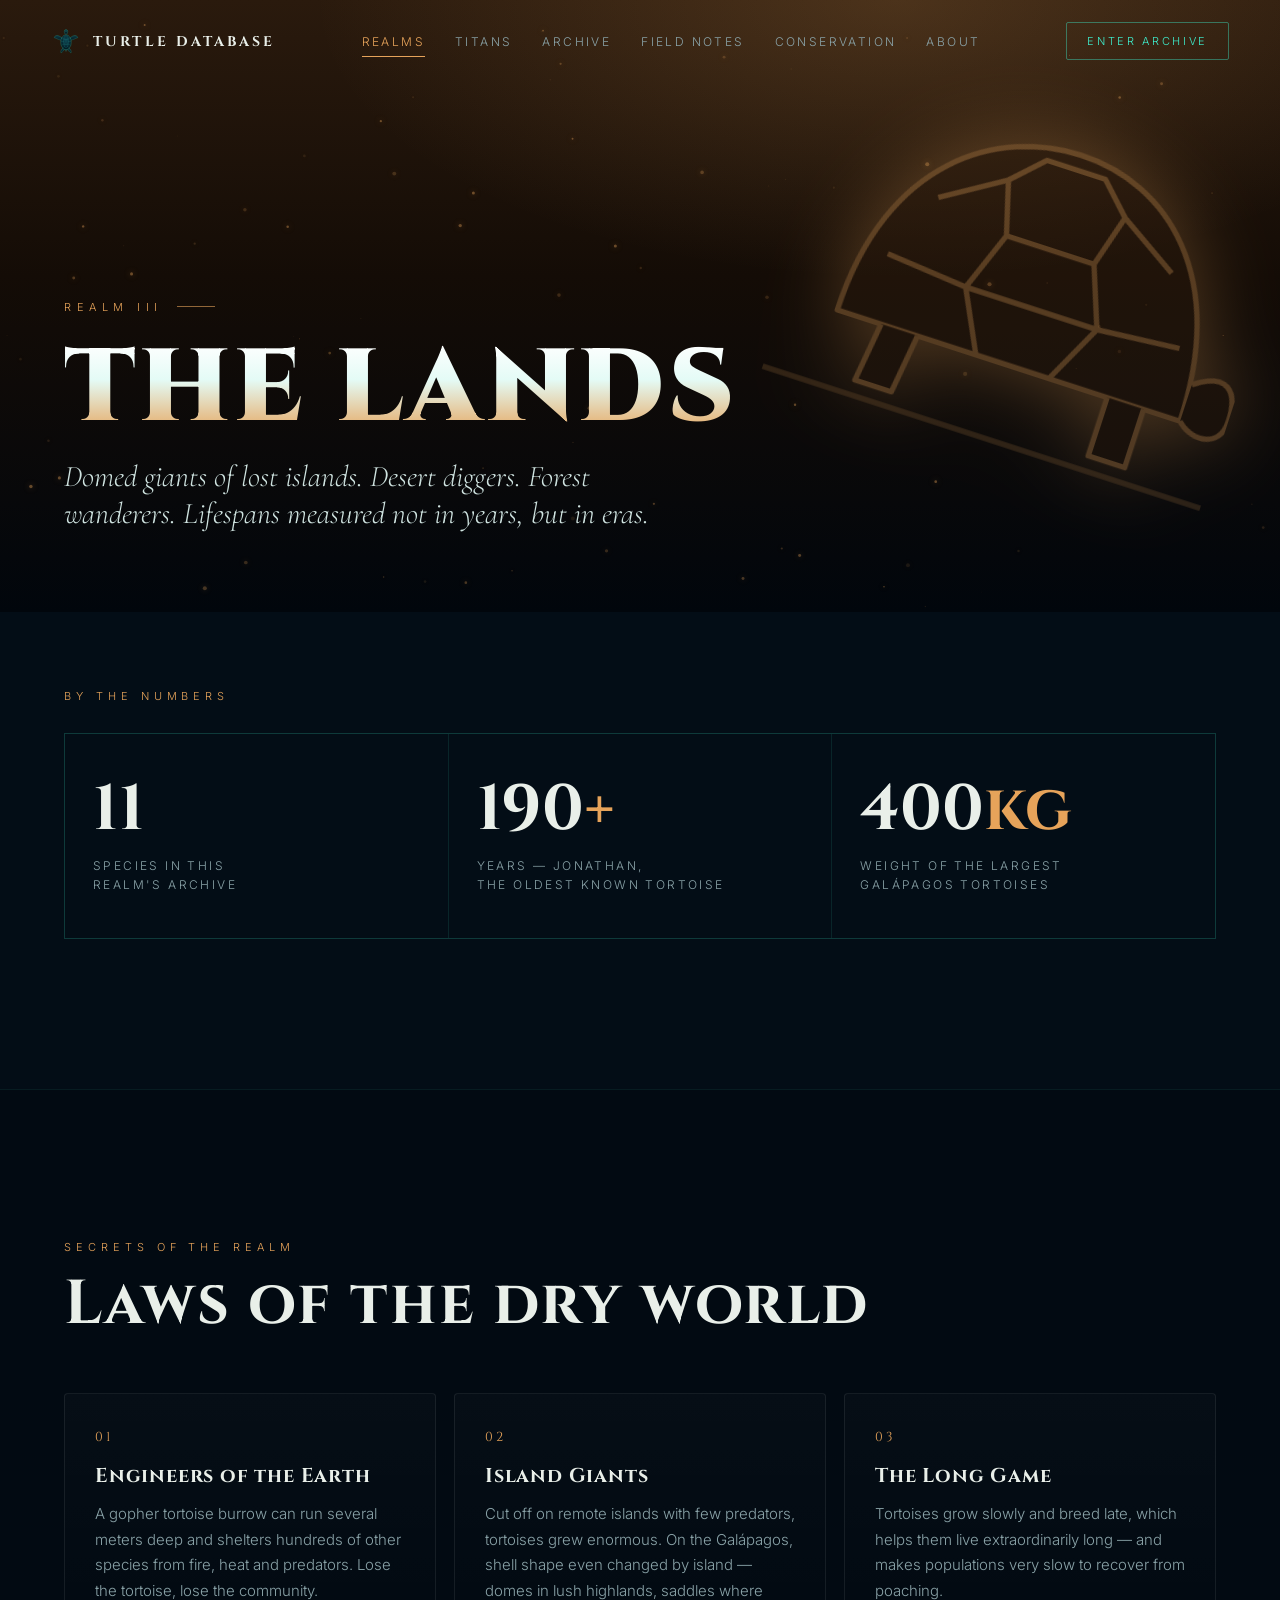
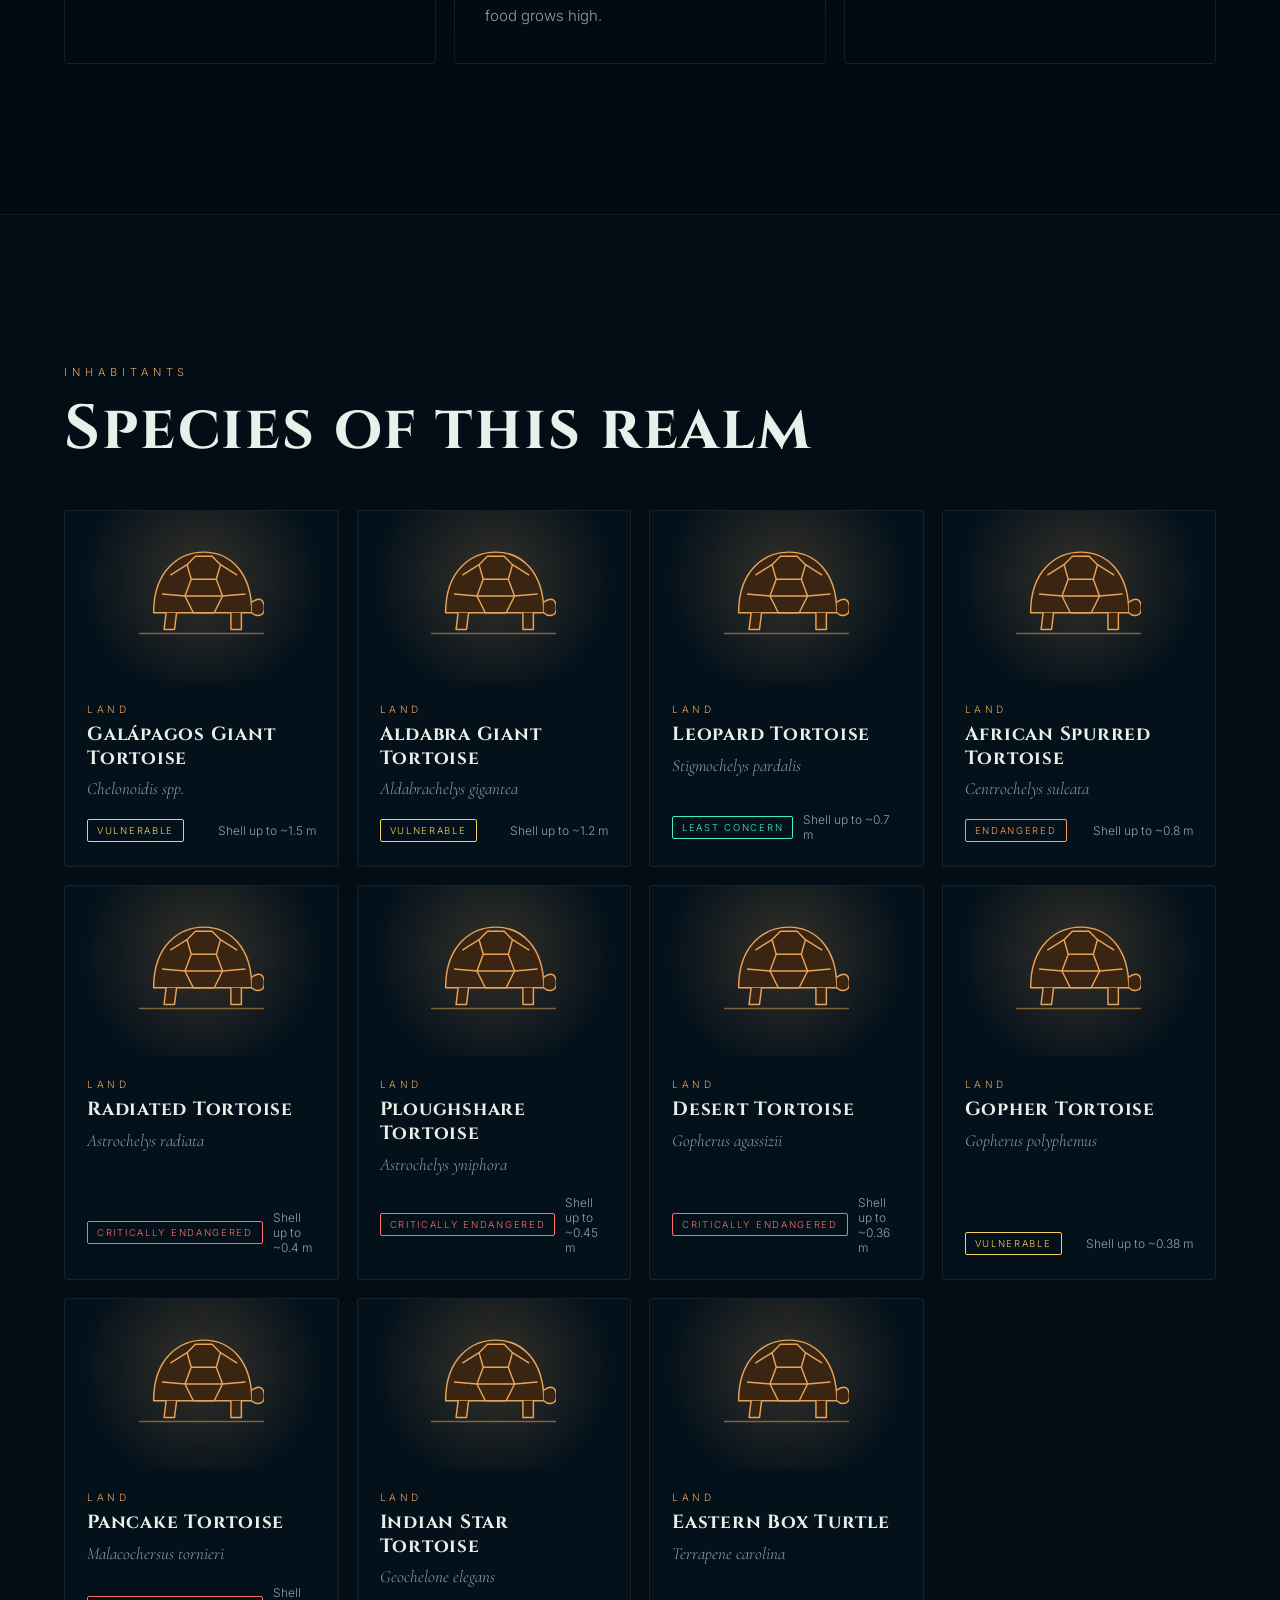
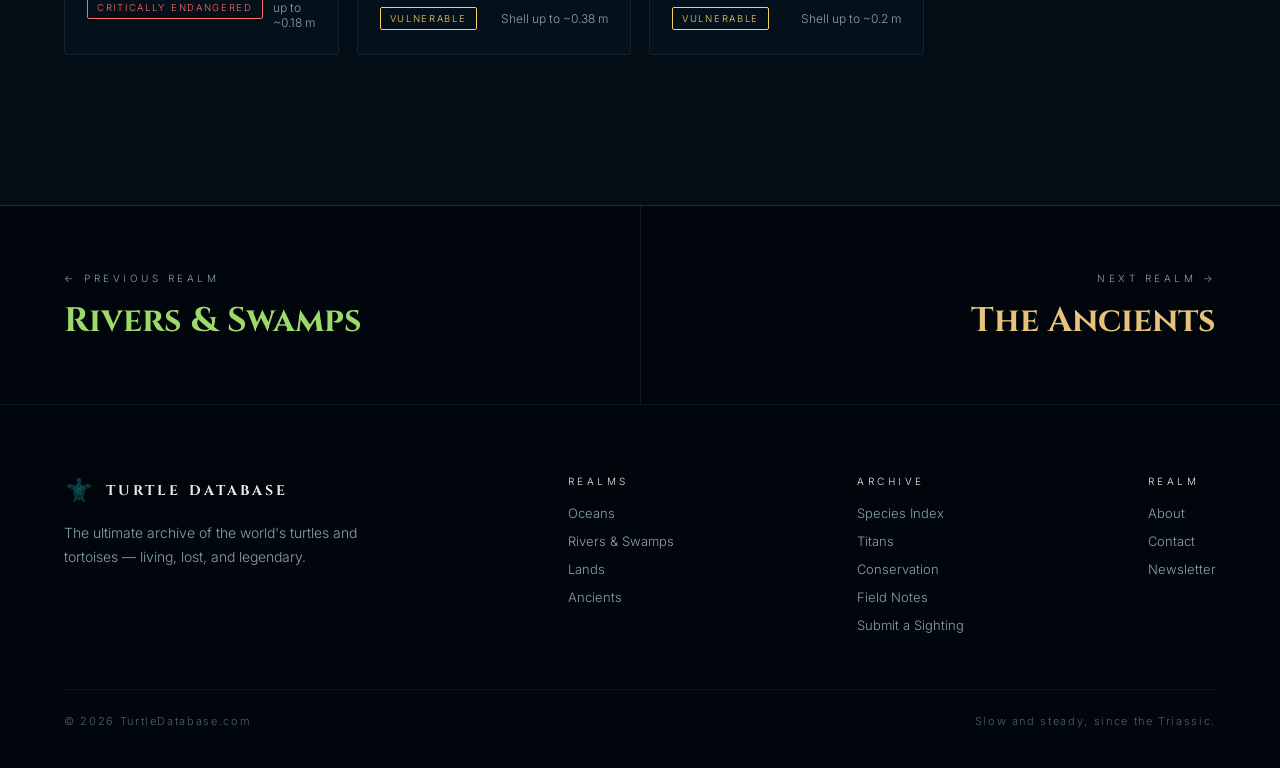
<file: lands.html>
<!DOCTYPE html>
<html lang="en">
<head>
<meta charset="UTF-8">
<meta name="viewport" content="width=device-width, initial-scale=1.0">
<title>The Lands — Turtle Database</title>
<meta name="description" content="Tortoises and box turtles — the land-dwelling giants and survivors of the turtle world.">
<meta property="og:title" content="The Lands — Turtle Database">
<meta property="og:description" content="Tortoises and box turtles — the land-dwelling giants and survivors of the turtle world.">
<meta property="og:site_name" content="Turtle Database">
<meta name="theme-color" content="#01060c">
<link rel="icon" href="favicon.svg" type="image/svg+xml">
<link rel="preconnect" href="https://fonts.googleapis.com">
<link rel="preconnect" href="https://fonts.gstatic.com" crossorigin>
<link href="https://fonts.googleapis.com/css2?family=Cinzel:wght@500;700;900&family=Cormorant+Garamond:ital,wght@0,400;1,400;1,500&family=Inter:wght@300;400;500;600&display=swap" rel="stylesheet">
<link rel="stylesheet" href="assets/css/style.css">
</head>
<body data-page="realms" class="theme-land">
<header class="page-hero">
  <canvas class="ocean" aria-hidden="true"></canvas>
  <svg class="hero-art" viewBox="0 0 120 120" aria-hidden="true"><use href="#land"/></svg>
  <div class="inner">
    <div class="eyebrow">Realm III</div>
    <h1><span class="w">THE LANDS</span></h1>
    <p class="tagline">Domed giants of lost islands. Desert diggers. Forest wanderers. Lifespans measured not in years, but in eras.</p>
  </div>
</header>

<section class="bg-2 tight">
  <div class="wrap">
    <div class="reveal"><div class="kicker">By the Numbers</div></div>
    <div style="margin-top:-30px"><div class="stat-grid reveal"><div class="stat"><b><span class="count" data-to="0" data-realm-count>0</span><em></em></b><span>Species in this<br>realm's archive</span></div><div class="stat"><b><span class="count" data-to="190" >0</span><em>+</em></b><span>Years — Jonathan,<br>the oldest known tortoise</span></div><div class="stat"><b><span class="count" data-to="400" >0</span><em>kg</em></b><span>Weight of the largest<br>Galápagos tortoises</span></div></div></div>
  </div>
</section>

<section class="bg-3 divider">
  <div class="wrap">
    <div class="reveal"><div class="kicker">Secrets of the Realm</div><h2>Laws of the dry world</h2></div>
    <div class="fact-grid"><div class="fact reveal"><div class="num">01</div><h3>Engineers of the Earth</h3><p>A gopher tortoise burrow can run several meters deep and shelters hundreds of other species from fire, heat and predators. Lose the tortoise, lose the community.</p></div><div class="fact reveal"><div class="num">02</div><h3>Island Giants</h3><p>Cut off on remote islands with few predators, tortoises grew enormous. On the Galápagos, shell shape even changed by island — domes in lush highlands, saddles where food grows high.</p></div><div class="fact reveal"><div class="num">03</div><h3>The Long Game</h3><p>Tortoises grow slowly and breed late, which helps them live extraordinarily long — and makes populations very slow to recover from poaching.</p></div></div>
  </div>
</section>

<section class="bg-2 divider">
  <div class="wrap">
    <div class="reveal"><div class="kicker">Inhabitants</div><h2>Species of this realm</h2></div>
    <div class="sp-grid" data-realm="land"></div>
  </div>
</section>

<nav class="pager" aria-label="Other realms">
  <a href="rivers.html" class="c-river"><small>← Previous Realm</small><b>Rivers &amp; Swamps</b></a>
  <a href="ancients.html" class="c-ancient"><small>Next Realm →</small><b>The Ancients</b></a>
</nav>

<script src="assets/js/species.js"></script>
<script src="assets/js/main.js"></script>
</body>
</html>
</file>
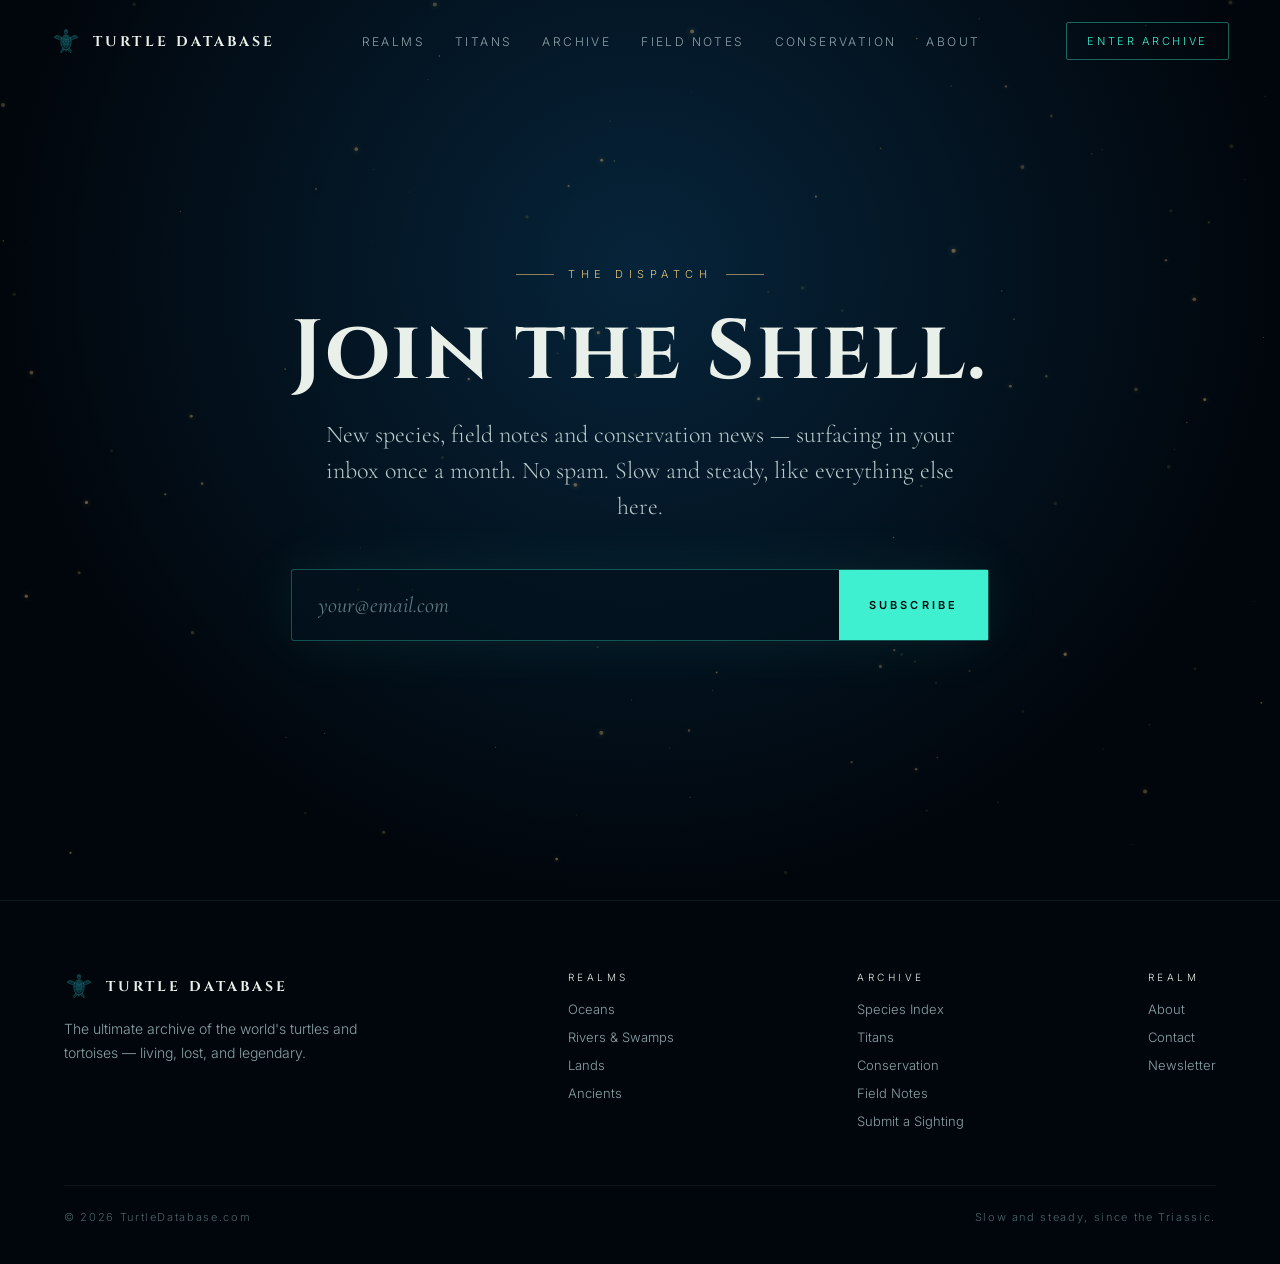
<file: newsletter.html>
<!DOCTYPE html>
<html lang="en">
<head>
<meta charset="UTF-8">
<meta name="viewport" content="width=device-width, initial-scale=1.0">
<title>Newsletter — Turtle Database</title>
<meta name="description" content="Join the Turtle Database dispatch — new species, field notes and conservation news.">
<meta property="og:title" content="Newsletter — Turtle Database">
<meta property="og:description" content="Join the Turtle Database dispatch — new species, field notes and conservation news.">
<meta property="og:site_name" content="Turtle Database">
<meta name="theme-color" content="#01060c">
<link rel="icon" href="favicon.svg" type="image/svg+xml">
<link rel="preconnect" href="https://fonts.googleapis.com">
<link rel="preconnect" href="https://fonts.gstatic.com" crossorigin>
<link href="https://fonts.googleapis.com/css2?family=Cinzel:wght@500;700;900&family=Cormorant+Garamond:ital,wght@0,400;1,400;1,500&family=Inter:wght@300;400;500;600&display=swap" rel="stylesheet">
<link rel="stylesheet" href="assets/css/style.css">
</head>
<body data-page="" class="theme-ancient">
<section class="lost">
  <canvas class="ocean" aria-hidden="true"></canvas>
  <div class="inner reveal" style="max-width:760px">
    <div class="eyebrow">The Dispatch</div>
    <h2 style="font-size:clamp(40px,7vw,84px)">Join the Shell.</h2>
    <p class="lede" style="margin:20px auto 0">New species, field notes and conservation news — surfacing in your inbox once a month. No spam. Slow and steady, like everything else here.</p>
    <form class="search-box js-form" data-endpoint="" style="margin-top:44px">
      <input type="email" name="email" placeholder="your@email.com" aria-label="Email address" required>
      <button type="submit">Subscribe</button>
    </form>
    <div class="form-success"><h3>You're in.</h3><p>Welcome to the Shell. Your first dispatch is on its way.</p></div>
  </div>
</section>

<script src="assets/js/species.js"></script>
<script src="assets/js/main.js"></script>
</body>
</html>
</file>
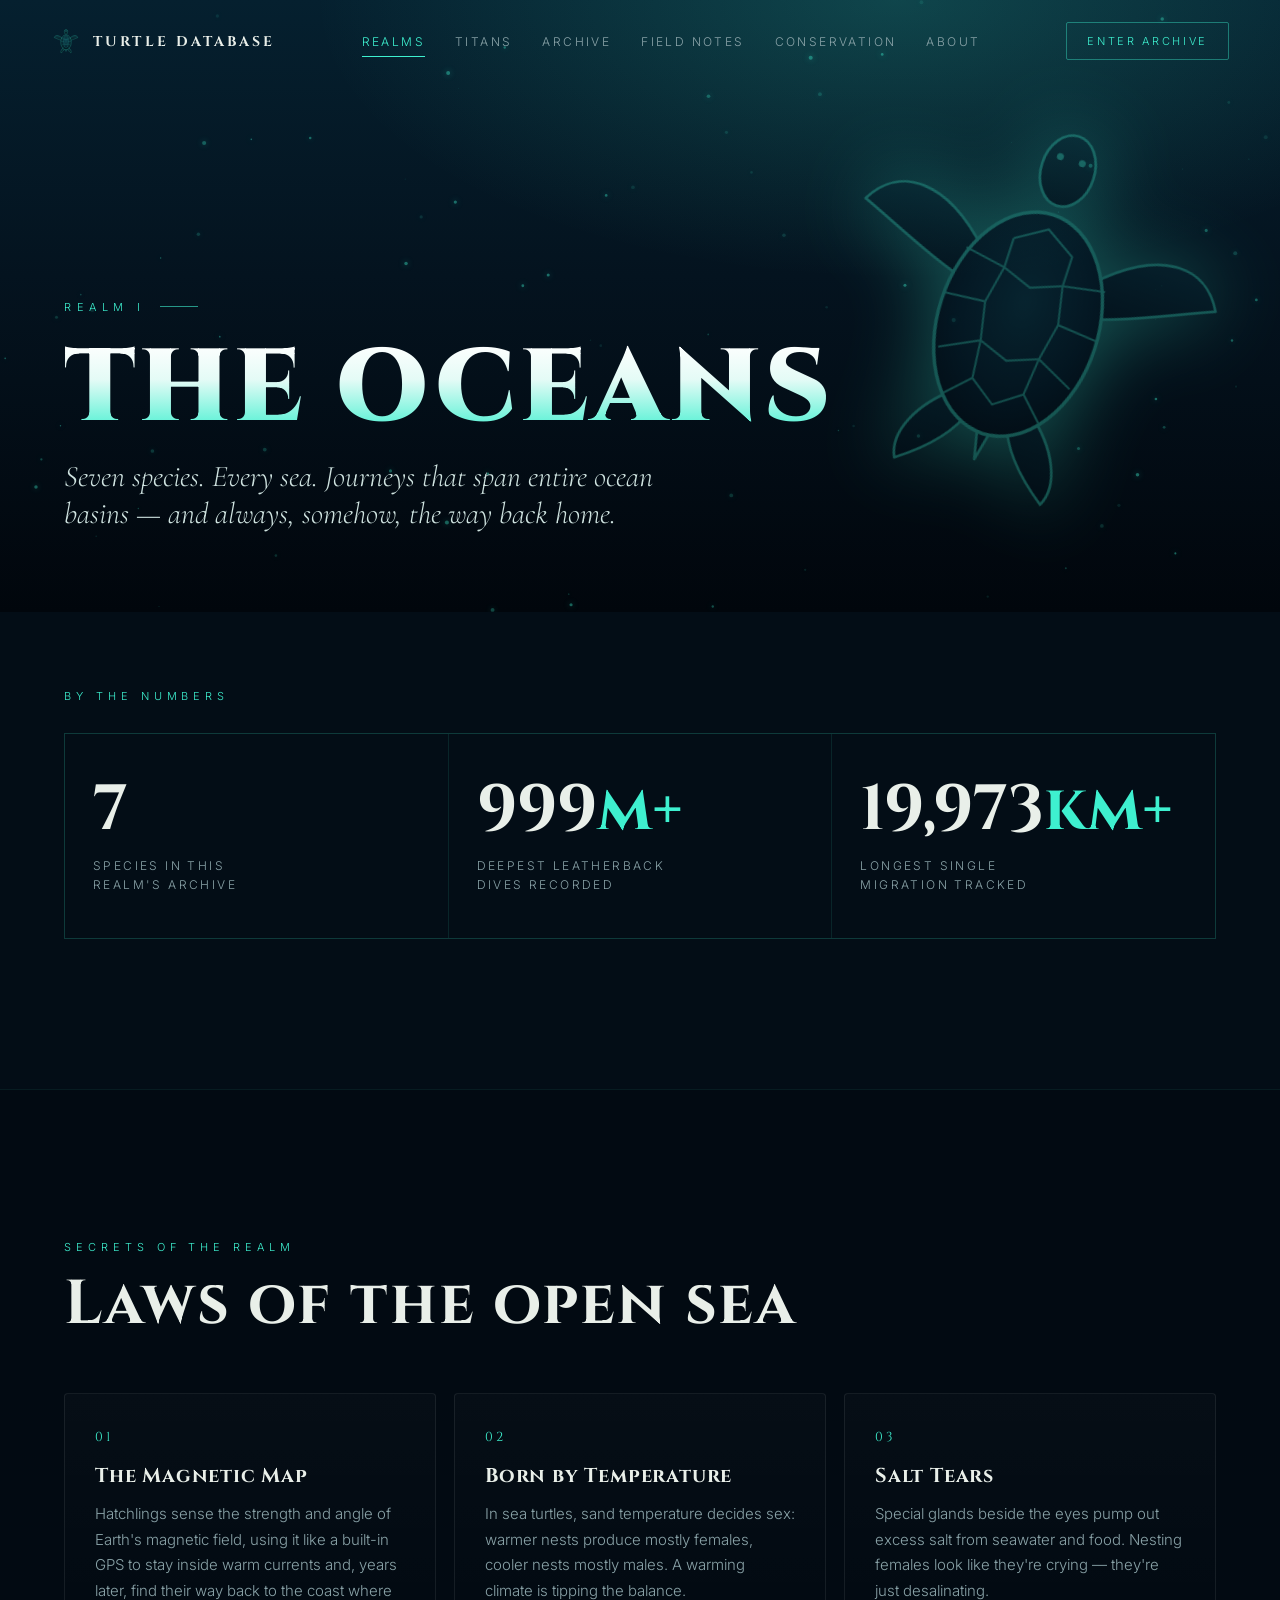
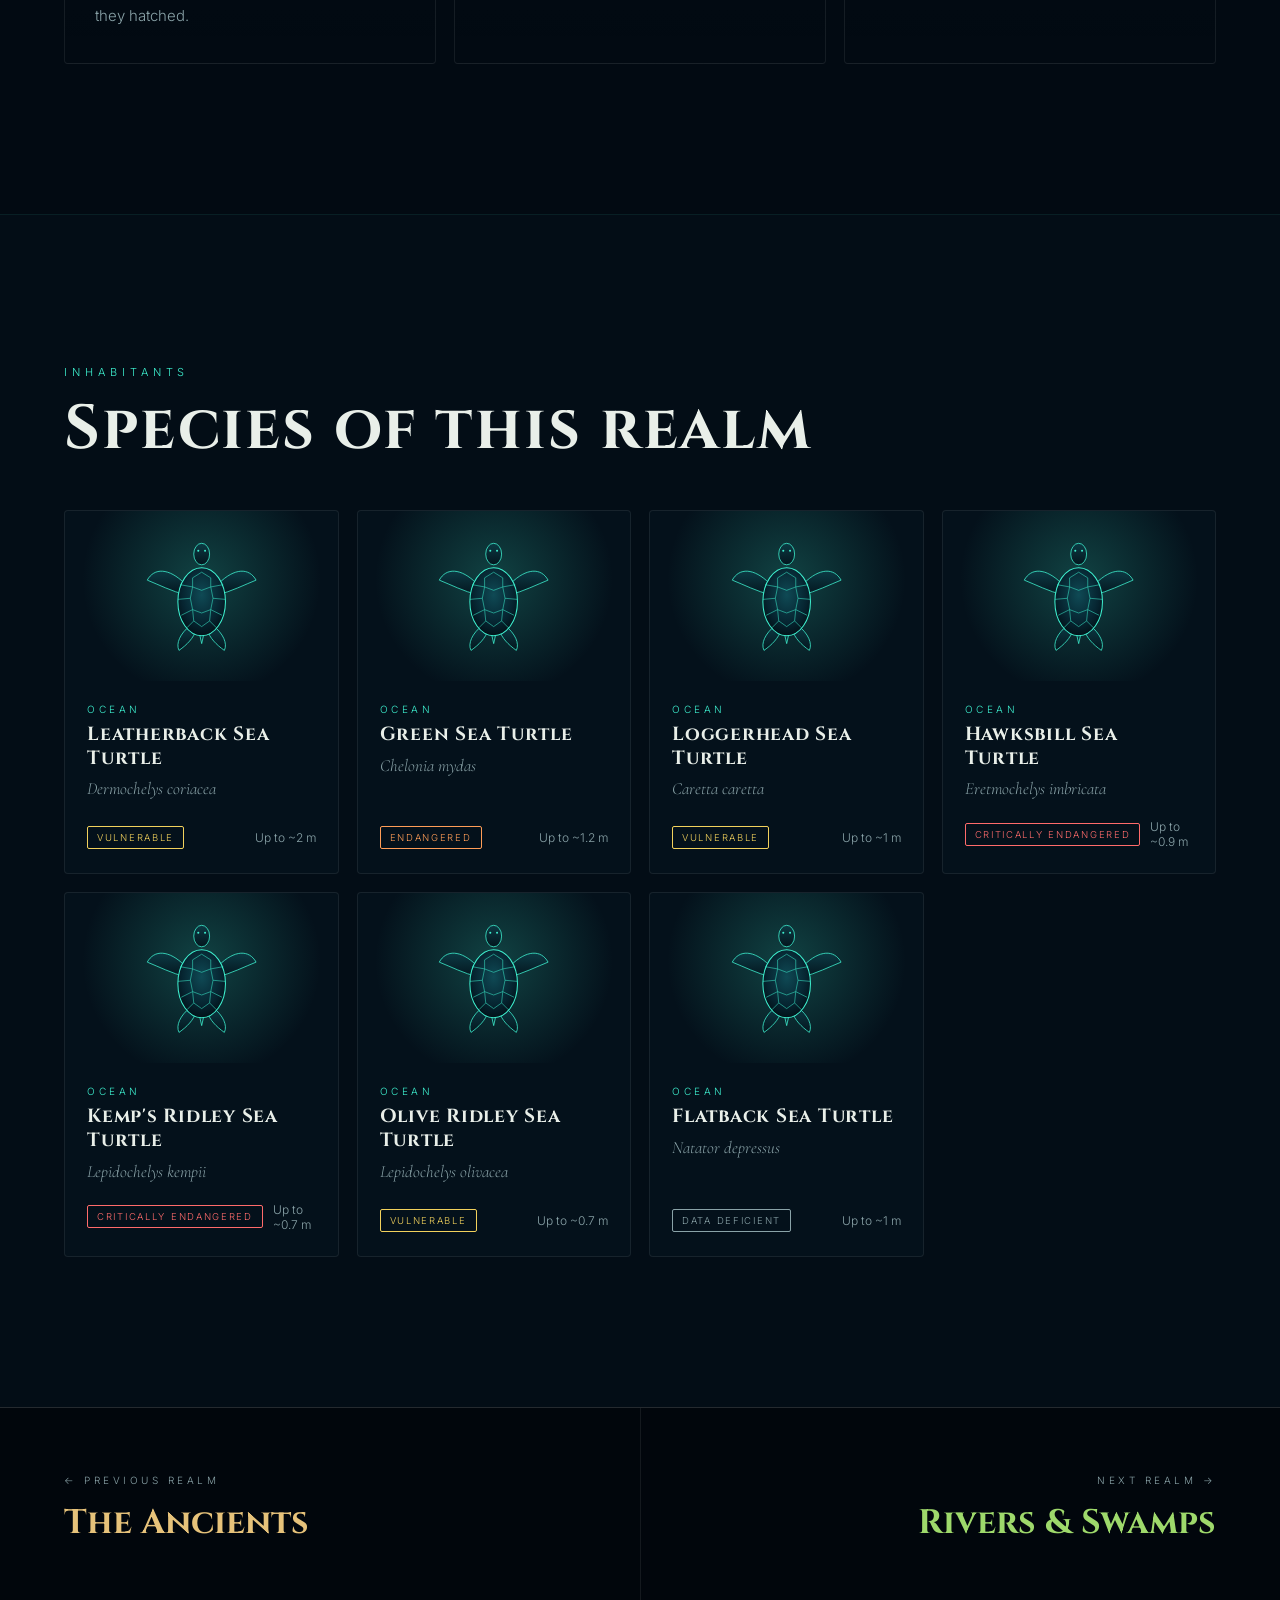
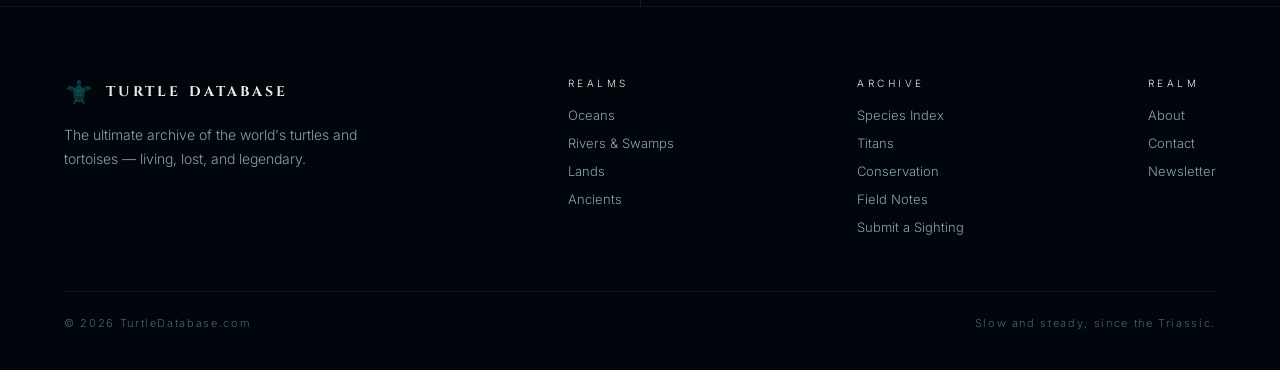
<file: oceans.html>
<!DOCTYPE html>
<html lang="en">
<head>
<meta charset="UTF-8">
<meta name="viewport" content="width=device-width, initial-scale=1.0">
<title>The Oceans — Turtle Database</title>
<meta name="description" content="Sea turtles of the world — the seven species that navigate every ocean.">
<meta property="og:title" content="The Oceans — Turtle Database">
<meta property="og:description" content="Sea turtles of the world — the seven species that navigate every ocean.">
<meta property="og:site_name" content="Turtle Database">
<meta name="theme-color" content="#01060c">
<link rel="icon" href="favicon.svg" type="image/svg+xml">
<link rel="preconnect" href="https://fonts.googleapis.com">
<link rel="preconnect" href="https://fonts.gstatic.com" crossorigin>
<link href="https://fonts.googleapis.com/css2?family=Cinzel:wght@500;700;900&family=Cormorant+Garamond:ital,wght@0,400;1,400;1,500&family=Inter:wght@300;400;500;600&display=swap" rel="stylesheet">
<link rel="stylesheet" href="assets/css/style.css">
</head>
<body data-page="realms" class="theme-ocean">
<header class="page-hero">
  <canvas class="ocean" aria-hidden="true"></canvas>
  <svg class="hero-art" viewBox="0 0 200 240" aria-hidden="true"><use href="#turtle"/></svg>
  <div class="inner">
    <div class="eyebrow">Realm I</div>
    <h1><span class="w">THE OCEANS</span></h1>
    <p class="tagline">Seven species. Every sea. Journeys that span entire ocean basins — and always, somehow, the way back home.</p>
  </div>
</header>

<section class="bg-2 tight">
  <div class="wrap">
    <div class="reveal"><div class="kicker">By the Numbers</div></div>
    <div style="margin-top:-30px"><div class="stat-grid reveal"><div class="stat"><b><span class="count" data-to="0" data-realm-count>0</span><em></em></b><span>Species in this<br>realm's archive</span></div><div class="stat"><b><span class="count" data-to="1000" >0</span><em>m+</em></b><span>Deepest leatherback<br>dives recorded</span></div><div class="stat"><b><span class="count" data-to="20000" >0</span><em>km+</em></b><span>Longest single<br>migration tracked</span></div></div></div>
  </div>
</section>

<section class="bg-3 divider">
  <div class="wrap">
    <div class="reveal"><div class="kicker">Secrets of the Realm</div><h2>Laws of the open sea</h2></div>
    <div class="fact-grid"><div class="fact reveal"><div class="num">01</div><h3>The Magnetic Map</h3><p>Hatchlings sense the strength and angle of Earth's magnetic field, using it like a built-in GPS to stay inside warm currents and, years later, find their way back to the coast where they hatched.</p></div><div class="fact reveal"><div class="num">02</div><h3>Born by Temperature</h3><p>In sea turtles, sand temperature decides sex: warmer nests produce mostly females, cooler nests mostly males. A warming climate is tipping the balance.</p></div><div class="fact reveal"><div class="num">03</div><h3>Salt Tears</h3><p>Special glands beside the eyes pump out excess salt from seawater and food. Nesting females look like they're crying — they're just desalinating.</p></div></div>
  </div>
</section>

<section class="bg-2 divider">
  <div class="wrap">
    <div class="reveal"><div class="kicker">Inhabitants</div><h2>Species of this realm</h2></div>
    <div class="sp-grid" data-realm="ocean"></div>
  </div>
</section>

<nav class="pager" aria-label="Other realms">
  <a href="ancients.html" class="c-ancient"><small>← Previous Realm</small><b>The Ancients</b></a>
  <a href="rivers.html" class="c-river"><small>Next Realm →</small><b>Rivers &amp; Swamps</b></a>
</nav>

<script src="assets/js/species.js"></script>
<script src="assets/js/main.js"></script>
</body>
</html>
</file>
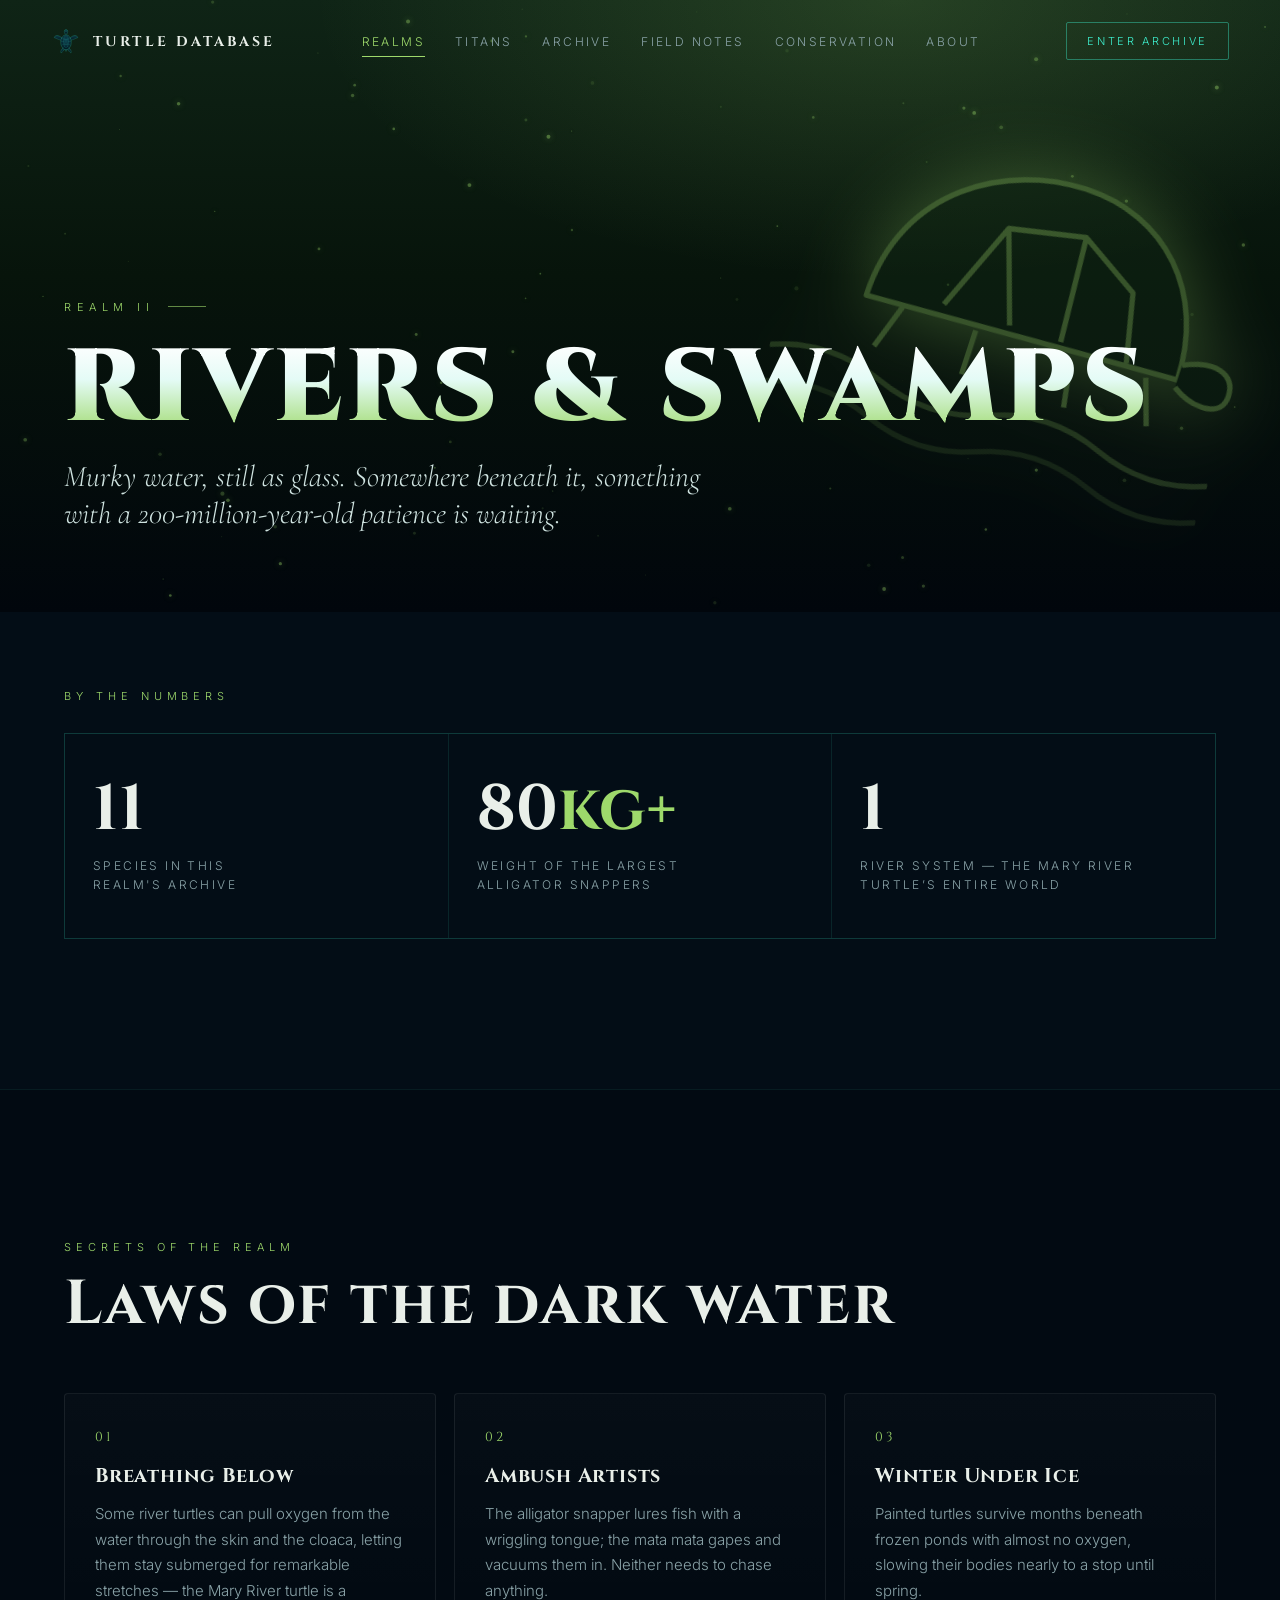
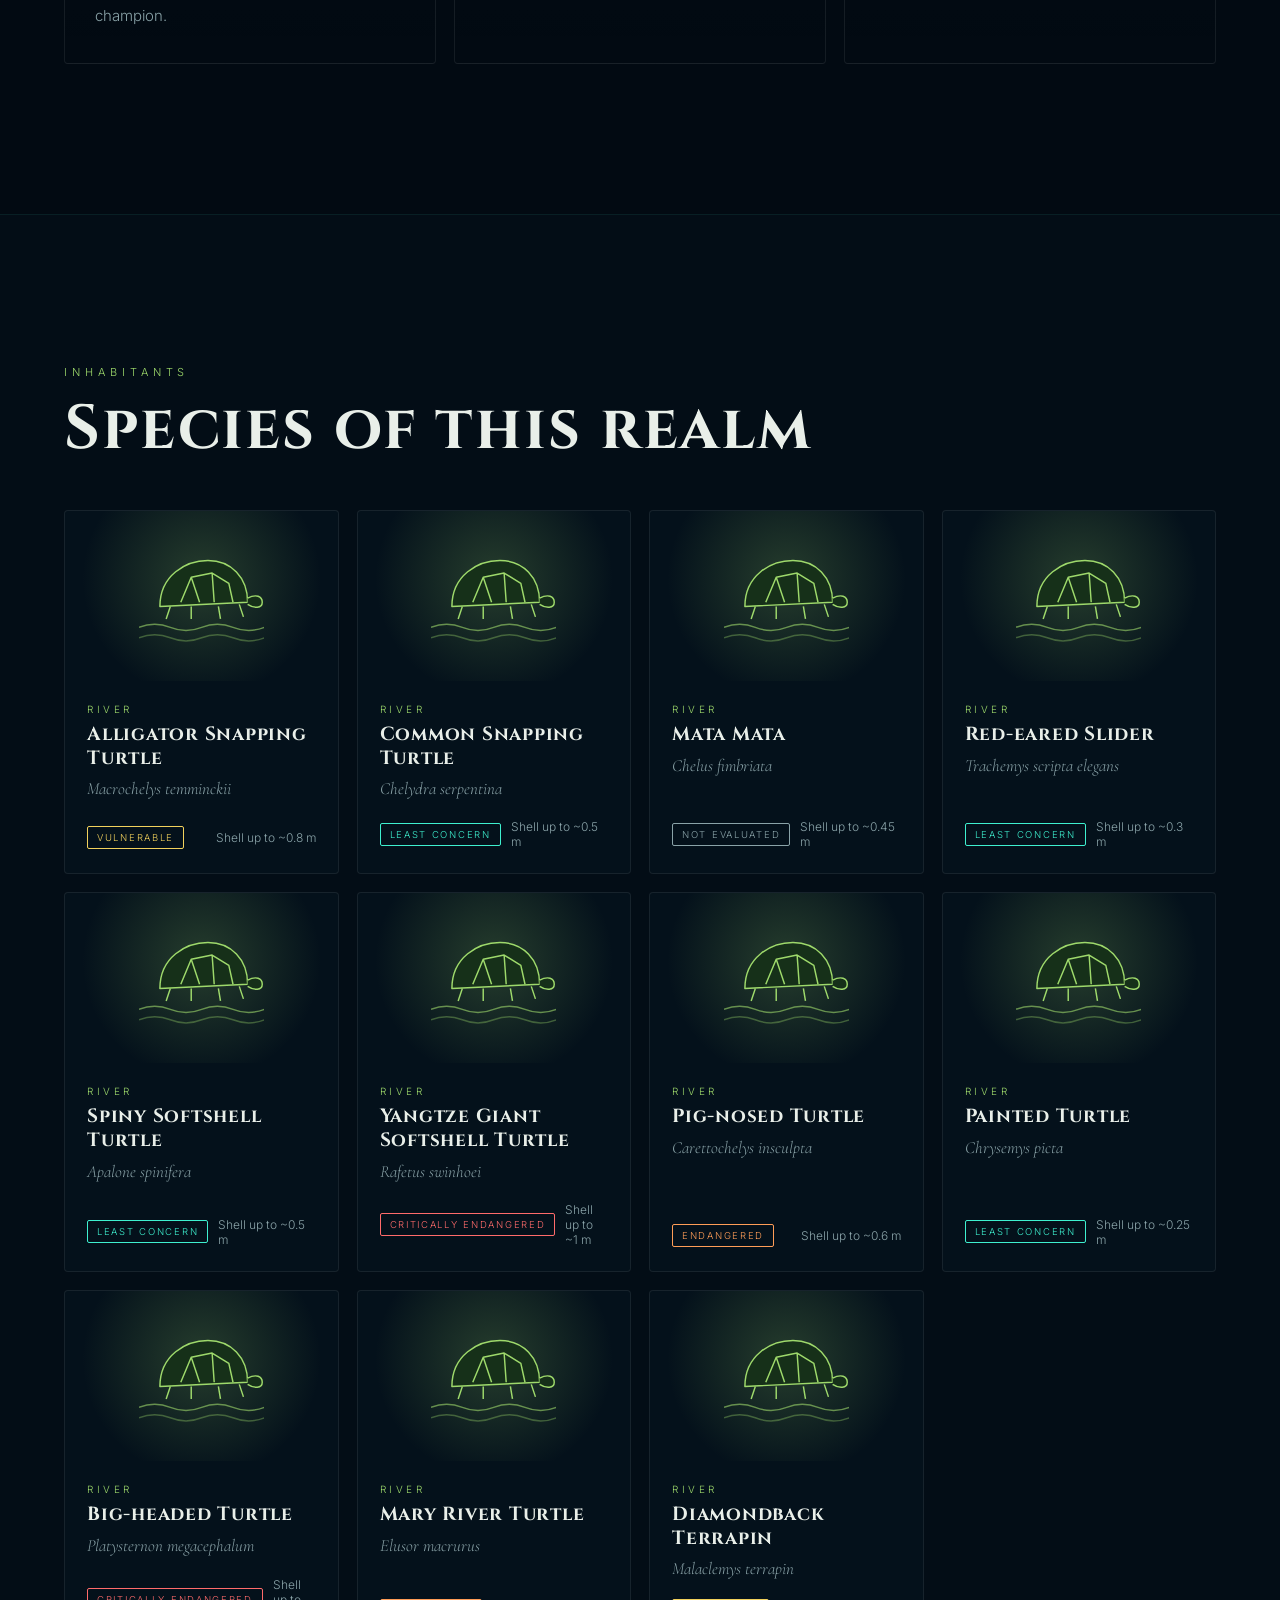
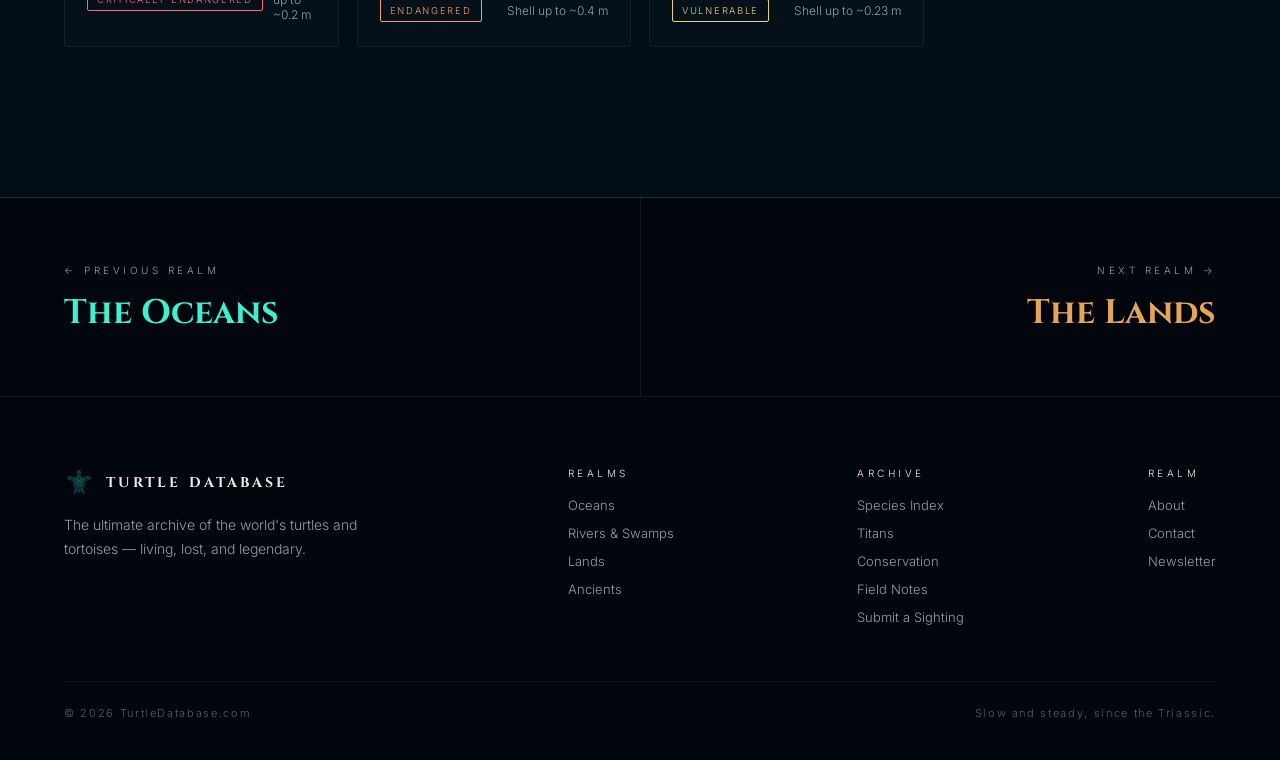
<file: rivers.html>
<!DOCTYPE html>
<html lang="en">
<head>
<meta charset="UTF-8">
<meta name="viewport" content="width=device-width, initial-scale=1.0">
<title>Rivers & Swamps — Turtle Database</title>
<meta name="description" content="Freshwater turtles — snappers, softshells, sliders and the strange hunters of rivers and swamps.">
<meta property="og:title" content="Rivers & Swamps — Turtle Database">
<meta property="og:description" content="Freshwater turtles — snappers, softshells, sliders and the strange hunters of rivers and swamps.">
<meta property="og:site_name" content="Turtle Database">
<meta name="theme-color" content="#01060c">
<link rel="icon" href="favicon.svg" type="image/svg+xml">
<link rel="preconnect" href="https://fonts.googleapis.com">
<link rel="preconnect" href="https://fonts.gstatic.com" crossorigin>
<link href="https://fonts.googleapis.com/css2?family=Cinzel:wght@500;700;900&family=Cormorant+Garamond:ital,wght@0,400;1,400;1,500&family=Inter:wght@300;400;500;600&display=swap" rel="stylesheet">
<link rel="stylesheet" href="assets/css/style.css">
</head>
<body data-page="realms" class="theme-river">
<header class="page-hero">
  <canvas class="ocean" aria-hidden="true"></canvas>
  <svg class="hero-art" viewBox="0 0 120 120" aria-hidden="true"><use href="#river"/></svg>
  <div class="inner">
    <div class="eyebrow">Realm II</div>
    <h1><span class="w">RIVERS &amp; SWAMPS</span></h1>
    <p class="tagline">Murky water, still as glass. Somewhere beneath it, something with a 200-million-year-old patience is waiting.</p>
  </div>
</header>

<section class="bg-2 tight">
  <div class="wrap">
    <div class="reveal"><div class="kicker">By the Numbers</div></div>
    <div style="margin-top:-30px"><div class="stat-grid reveal"><div class="stat"><b><span class="count" data-to="0" data-realm-count>0</span><em></em></b><span>Species in this<br>realm's archive</span></div><div class="stat"><b><span class="count" data-to="80" >0</span><em>kg+</em></b><span>Weight of the largest<br>alligator snappers</span></div><div class="stat"><b><span class="count" data-to="1" >0</span><em></em></b><span>River system — the Mary River<br>turtle&rsquo;s entire world</span></div></div></div>
  </div>
</section>

<section class="bg-3 divider">
  <div class="wrap">
    <div class="reveal"><div class="kicker">Secrets of the Realm</div><h2>Laws of the dark water</h2></div>
    <div class="fact-grid"><div class="fact reveal"><div class="num">01</div><h3>Breathing Below</h3><p>Some river turtles can pull oxygen from the water through the skin and the cloaca, letting them stay submerged for remarkable stretches — the Mary River turtle is a champion.</p></div><div class="fact reveal"><div class="num">02</div><h3>Ambush Artists</h3><p>The alligator snapper lures fish with a wriggling tongue; the mata mata gapes and vacuums them in. Neither needs to chase anything.</p></div><div class="fact reveal"><div class="num">03</div><h3>Winter Under Ice</h3><p>Painted turtles survive months beneath frozen ponds with almost no oxygen, slowing their bodies nearly to a stop until spring.</p></div></div>
  </div>
</section>

<section class="bg-2 divider">
  <div class="wrap">
    <div class="reveal"><div class="kicker">Inhabitants</div><h2>Species of this realm</h2></div>
    <div class="sp-grid" data-realm="river"></div>
  </div>
</section>

<nav class="pager" aria-label="Other realms">
  <a href="oceans.html" class="c-ocean"><small>← Previous Realm</small><b>The Oceans</b></a>
  <a href="lands.html" class="c-land"><small>Next Realm →</small><b>The Lands</b></a>
</nav>

<script src="assets/js/species.js"></script>
<script src="assets/js/main.js"></script>
</body>
</html>
</file>
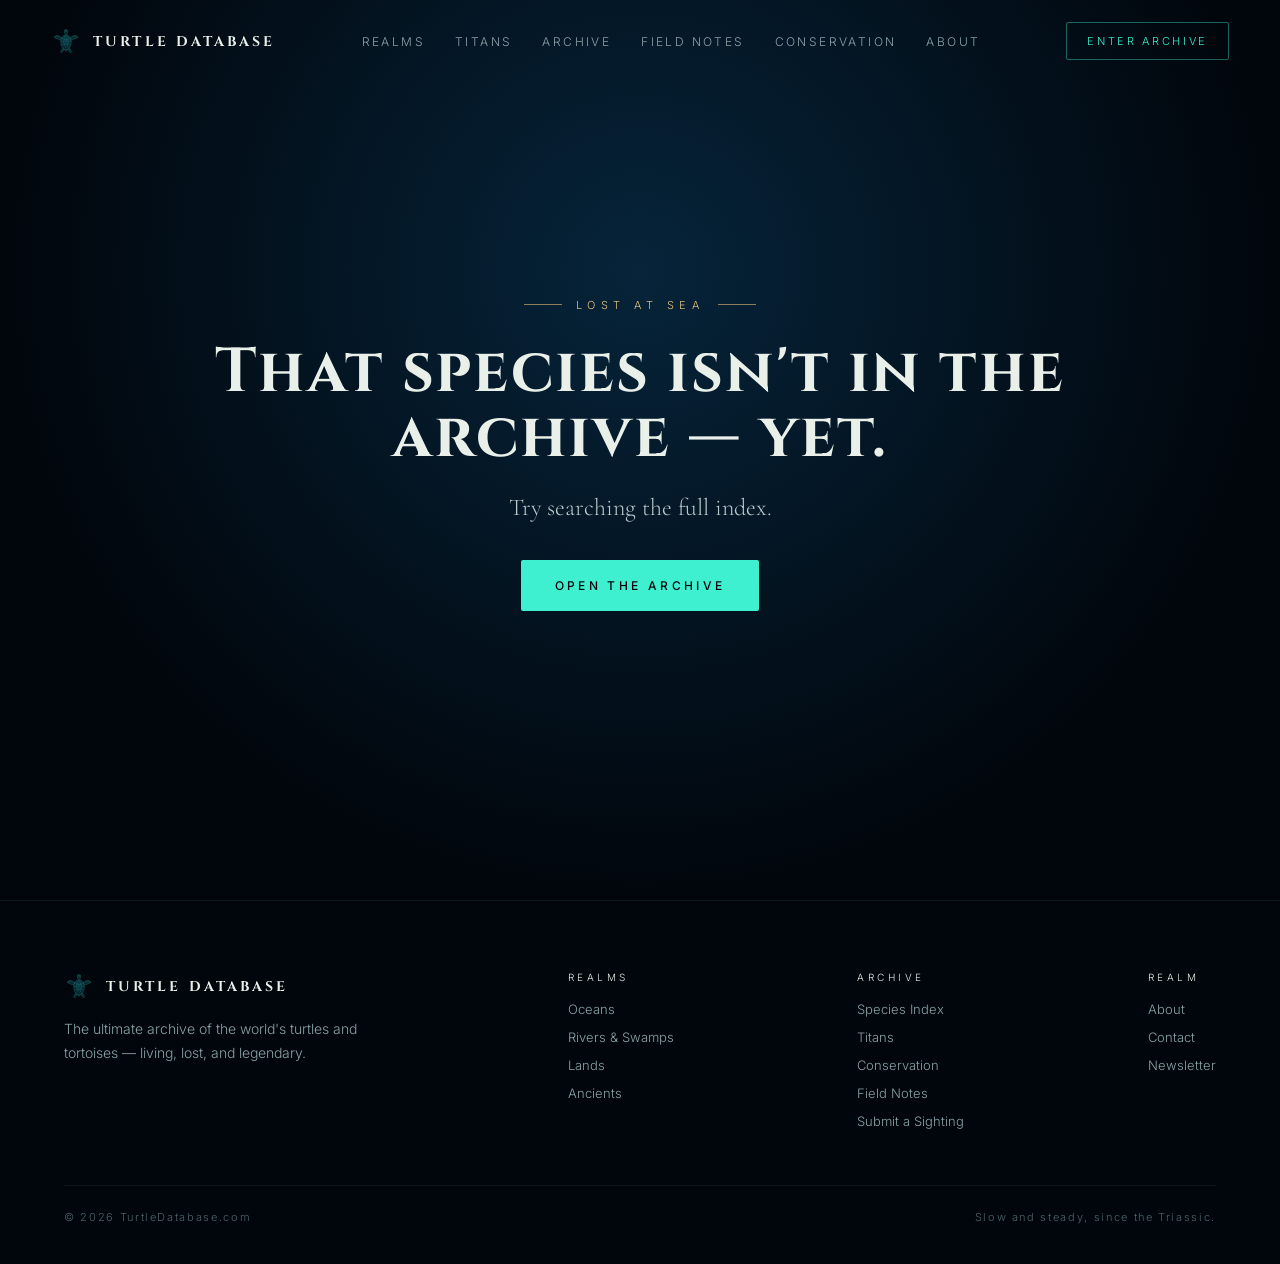
<file: species.html>
<!DOCTYPE html>
<html lang="en">
<head>
<meta charset="UTF-8">
<meta name="viewport" content="width=device-width, initial-scale=1.0">
<title>Species Profile — Turtle Database</title>
<meta name="description" content="A species profile from the Turtle Database.">
<meta property="og:title" content="Species Profile — Turtle Database">
<meta property="og:description" content="A species profile from the Turtle Database.">
<meta property="og:site_name" content="Turtle Database">
<meta name="theme-color" content="#01060c">
<link rel="icon" href="favicon.svg" type="image/svg+xml">
<link rel="preconnect" href="https://fonts.googleapis.com">
<link rel="preconnect" href="https://fonts.gstatic.com" crossorigin>
<link href="https://fonts.googleapis.com/css2?family=Cinzel:wght@500;700;900&family=Cormorant+Garamond:ital,wght@0,400;1,400;1,500&family=Inter:wght@300;400;500;600&display=swap" rel="stylesheet">
<link rel="stylesheet" href="assets/css/style.css">
</head>
<body data-page="species" class="">
<main id="profile"></main>
<noscript><p style="padding:160px 20px;text-align:center">This page needs JavaScript to load the species profile.</p></noscript>

<script src="assets/js/species.js"></script>
<script src="assets/js/main.js"></script>
</body>
</html>
</file>
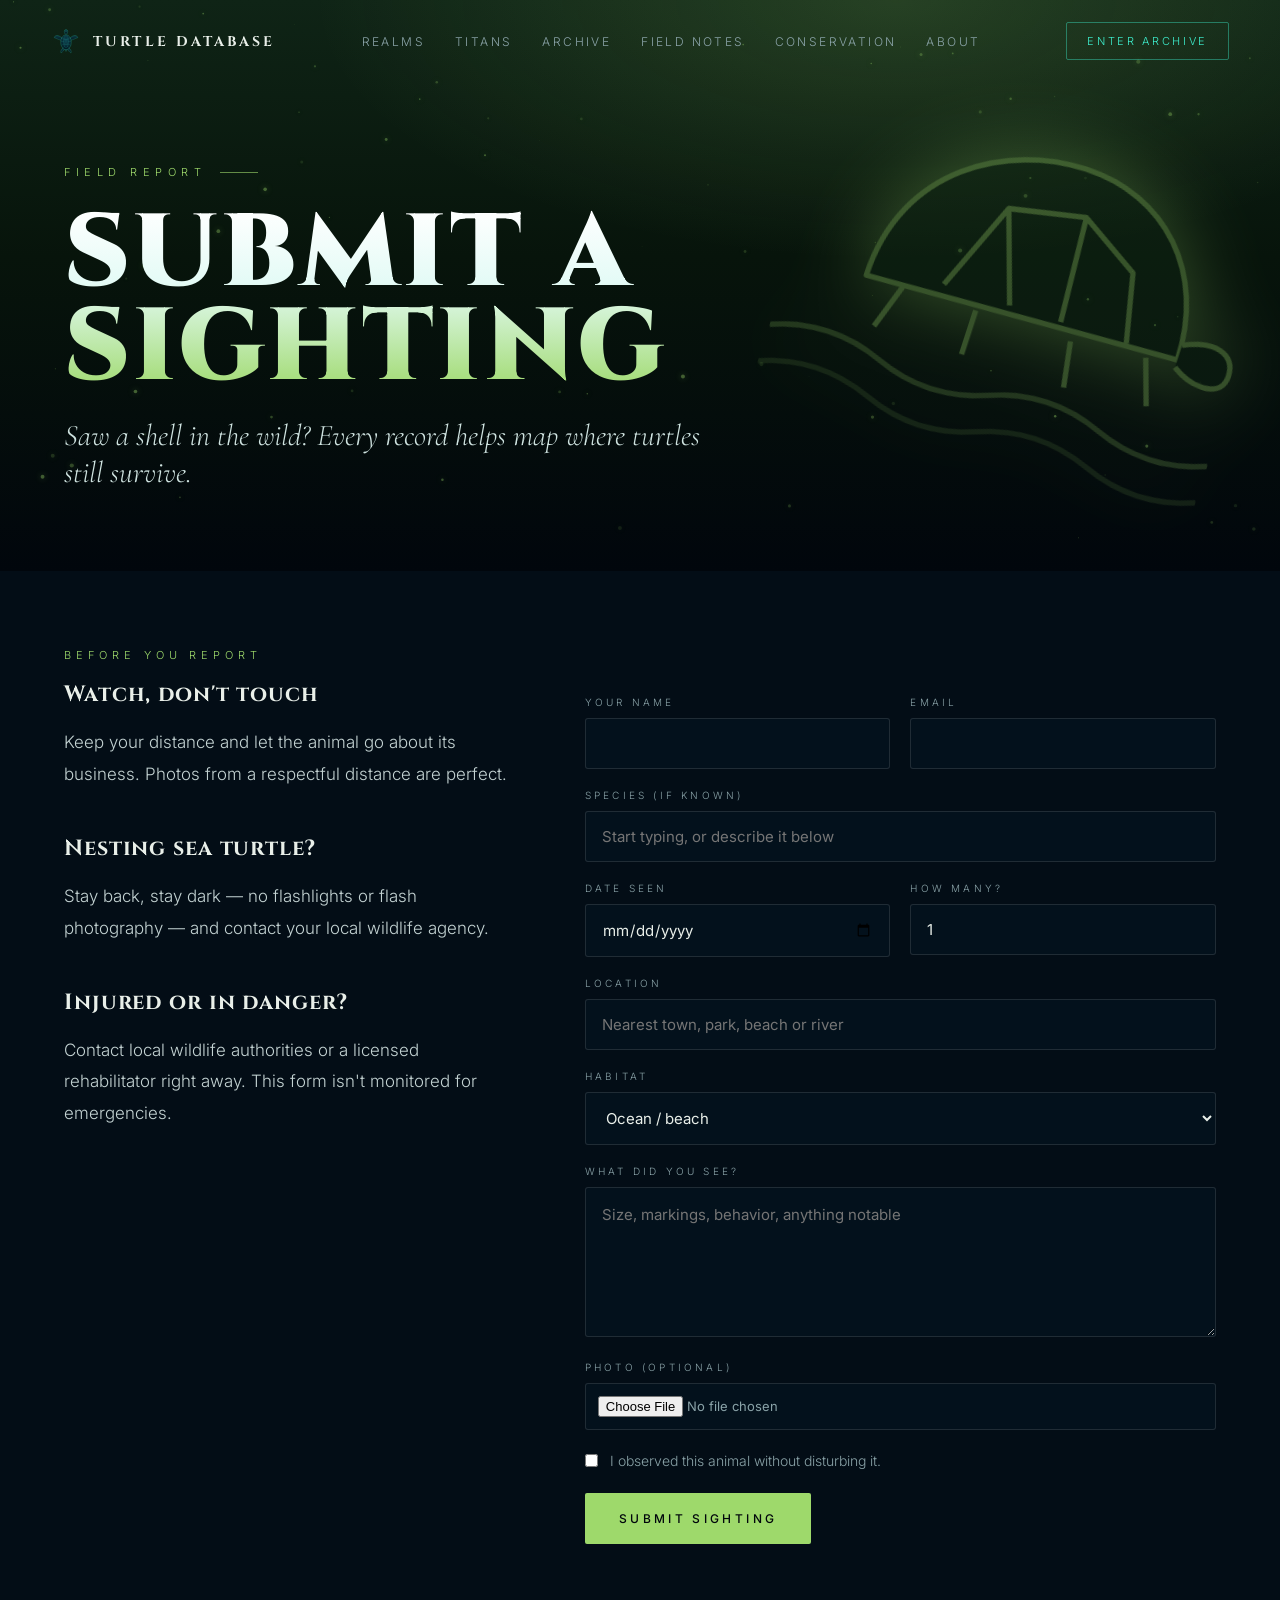
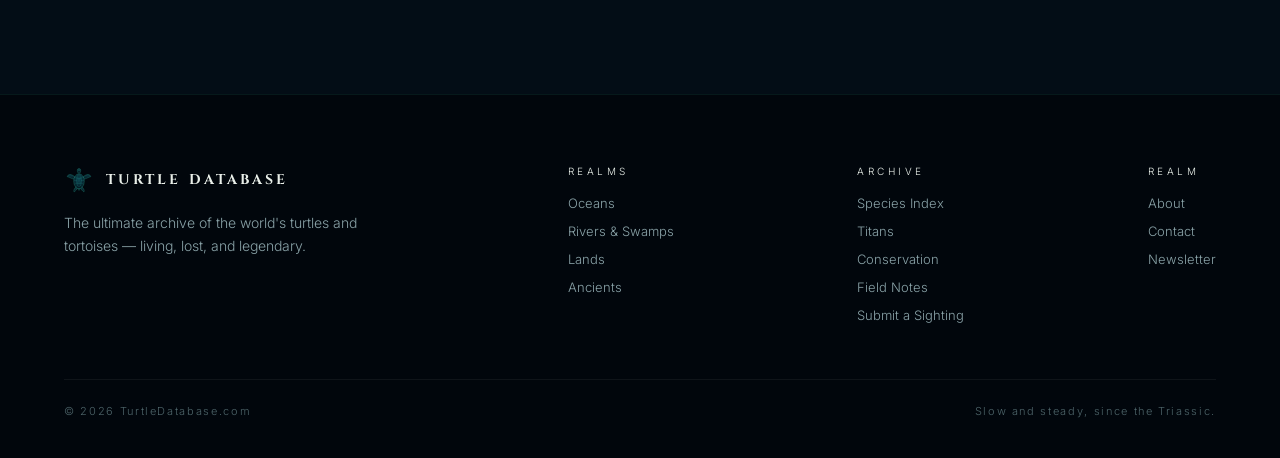
<file: submit.html>
<!DOCTYPE html>
<html lang="en">
<head>
<meta charset="UTF-8">
<meta name="viewport" content="width=device-width, initial-scale=1.0">
<title>Submit a Sighting — Turtle Database</title>
<meta name="description" content="Report a turtle or tortoise sighting to the Turtle Database.">
<meta property="og:title" content="Submit a Sighting — Turtle Database">
<meta property="og:description" content="Report a turtle or tortoise sighting to the Turtle Database.">
<meta property="og:site_name" content="Turtle Database">
<meta name="theme-color" content="#01060c">
<link rel="icon" href="favicon.svg" type="image/svg+xml">
<link rel="preconnect" href="https://fonts.googleapis.com">
<link rel="preconnect" href="https://fonts.gstatic.com" crossorigin>
<link href="https://fonts.googleapis.com/css2?family=Cinzel:wght@500;700;900&family=Cormorant+Garamond:ital,wght@0,400;1,400;1,500&family=Inter:wght@300;400;500;600&display=swap" rel="stylesheet">
<link rel="stylesheet" href="assets/css/style.css">
</head>
<body data-page="" class="theme-river">
<header class="page-hero" style="min-height:56vh">
  <canvas class="ocean" aria-hidden="true"></canvas>
  <svg class="hero-art" viewBox="0 0 120 120" aria-hidden="true"><use href="#river"/></svg>
  <div class="inner">
    <div class="eyebrow">Field Report</div>
    <h1><span class="w">SUBMIT A SIGHTING</span></h1>
    <p class="tagline">Saw a shell in the wild? Every record helps map where turtles still survive.</p>
  </div>
</header>
<section class="bg-2 tight">
  <div class="wrap side-grid">
    <div class="reveal prose">
      <div class="kicker">Before You Report</div>
      <h3 style="margin-top:0">Watch, don't touch</h3>
      <p>Keep your distance and let the animal go about its business. Photos from a respectful distance are perfect.</p>
      <h3>Nesting sea turtle?</h3>
      <p>Stay back, stay dark — no flashlights or flash photography — and contact your local wildlife agency.</p>
      <h3>Injured or in danger?</h3>
      <p>Contact local wildlife authorities or a licensed rehabilitator right away. This form isn't monitored for emergencies.</p>
    </div>
    <div class="reveal">
      <form class="form js-form" data-endpoint="">
        <div class="field"><label for="s-name">Your name</label><input id="s-name" name="name" required></div>
        <div class="field"><label for="s-email">Email</label><input id="s-email" name="email" type="email" required></div>
        <div class="field full"><label for="sp-name">Species (if known)</label><input id="sp-name" name="species" list="species-list" placeholder="Start typing, or describe it below"><datalist id="species-list"></datalist></div>
        <div class="field"><label for="s-date">Date seen</label><input id="s-date" name="date" type="date" required></div>
        <div class="field"><label for="s-count">How many?</label><input id="s-count" name="count" type="number" min="1" value="1"></div>
        <div class="field full"><label for="s-loc">Location</label><input id="s-loc" name="location" placeholder="Nearest town, park, beach or river" required></div>
        <div class="field full"><label for="s-hab">Habitat</label>
          <select id="s-hab" name="habitat"><option>Ocean / beach</option><option>River / stream</option><option>Lake / pond</option><option>Swamp / marsh</option><option>Forest</option><option>Grassland / desert</option><option>Road / urban</option><option>Other</option></select></div>
        <div class="field full"><label for="s-notes">What did you see?</label><textarea id="s-notes" name="notes" placeholder="Size, markings, behavior, anything notable"></textarea></div>
        <div class="field full"><label for="s-photo">Photo (optional)</label><input id="s-photo" name="photo" type="file" accept="image/*"></div>
        <label class="check full"><input type="checkbox" required> I observed this animal without disturbing it.</label>
        <div class="full"><button class="btn btn-primary" type="submit">Submit Sighting</button></div>
      </form>
      <div class="form-success"><h3>Sighting logged.</h3><p>Thank you, field agent. The archive grows one record at a time.</p></div>
    </div>
  </div>
</section>

<script src="assets/js/species.js"></script>
<script src="assets/js/main.js"></script>
</body>
</html>
</file>
<file: assets/css/style.css>
/* =========================================================
   TURTLE DATABASE — shared styles
   ========================================================= */
:root{
  --abyss:#01060c;
  --deep:#04131f;
  --glow:#3ef0cf;
  --glow-soft:rgba(62,240,207,.18);
  --gold:#e6c27a;
  --bone:#e9efe9;
  --mist:#8aa3a8;
  --accent:#3ef0cf;
  --display:'Cinzel', serif;
  --lyric:'Cormorant Garamond', serif;
  --ui:'Inter', system-ui, sans-serif;
}
.theme-ocean{--accent:#3ef0cf}
.theme-river{--accent:#9ed96b}
.theme-land{--accent:#e6a35a}
.theme-ancient{--accent:#e6c27a}

*{box-sizing:border-box;margin:0;padding:0}
html{scroll-behavior:smooth}
body{background:var(--abyss);color:var(--bone);font-family:var(--ui);font-weight:300;overflow-x:hidden;-webkit-font-smoothing:antialiased}
a{color:inherit;text-decoration:none}
img,svg{display:block}

/* ---------- Intro veil (home only) ---------- */
.veil{position:fixed;inset:0;z-index:100;background:#000;display:flex;align-items:center;justify-content:center;flex-direction:column;gap:18px;animation:veilOut 1.2s ease 2.2s forwards}
.veil span{font-family:var(--display);letter-spacing:.6em;padding-left:.6em;font-size:clamp(11px,1.4vw,14px);color:var(--glow);opacity:0;animation:fadeIn 1s ease .3s forwards;text-shadow:0 0 18px var(--glow)}
.veil i{display:block;width:1px;height:0;background:linear-gradient(var(--glow),transparent);animation:line 1.4s ease .6s forwards}
@keyframes veilOut{to{opacity:0;visibility:hidden}}
@keyframes fadeIn{to{opacity:1}}
@keyframes line{to{height:90px}}

/* ---------- Nav ---------- */
nav.site{position:fixed;top:0;left:0;right:0;z-index:50;display:flex;align-items:center;justify-content:space-between;padding:22px clamp(16px,4vw,56px);transition:background .4s,padding .4s}
nav.site.scrolled{background:rgba(1,6,12,.78);backdrop-filter:blur(14px);-webkit-backdrop-filter:blur(14px);padding-top:14px;padding-bottom:14px;border-bottom:1px solid rgba(62,240,207,.08)}
.brand{display:flex;align-items:center;gap:12px;font-family:var(--display);font-weight:700;letter-spacing:.22em;font-size:14px;color:var(--bone)}
.brand svg{width:30px;height:30px;color:var(--glow)}
.nav-links{display:flex;gap:30px;font-size:12px;letter-spacing:.2em;text-transform:uppercase;color:var(--mist)}
.nav-links a{transition:color .3s;position:relative}
.nav-links a:hover,.nav-links a.active{color:var(--accent)}
.nav-links a.active::after{content:"";position:absolute;left:0;right:0;bottom:-8px;height:1px;background:var(--accent)}
.nav-cta{font-size:11px;letter-spacing:.24em;text-transform:uppercase;border:1px solid rgba(62,240,207,.4);padding:11px 20px;border-radius:2px;color:var(--glow);transition:all .3s;white-space:nowrap}
.nav-cta:hover{background:var(--glow);color:var(--abyss);box-shadow:0 0 30px var(--glow-soft)}
.menu-btn{display:none;background:none;border:0;color:var(--bone);cursor:pointer;width:40px;height:40px}
@media (max-width:980px){
  .nav-links{position:fixed;inset:0;z-index:-1;flex-direction:column;align-items:center;justify-content:center;gap:28px;font-size:16px;background:rgba(1,6,12,.97);opacity:0;visibility:hidden;transition:opacity .4s}
  .nav-links.open{opacity:1;visibility:visible}
  .menu-btn{display:block}
  .nav-cta{display:none}
}

/* ---------- Home hero ---------- */
.hero{position:relative;min-height:100vh;min-height:100svh;display:flex;align-items:center;justify-content:center;text-align:center;overflow:hidden;
  background:radial-gradient(ellipse 80% 60% at 50% -10%,rgba(62,240,207,.16),transparent 60%),linear-gradient(180deg,#06243a 0%,var(--deep) 35%,var(--abyss) 100%)}
canvas.ocean{position:absolute;inset:0;width:100%;height:100%}
.rays{position:absolute;inset:-20% -10% 0;pointer-events:none;
  background:linear-gradient(100deg,transparent 38%,rgba(140,255,235,.06) 42%,transparent 46%),linear-gradient(80deg,transparent 50%,rgba(140,255,235,.05) 53%,transparent 57%),linear-gradient(95deg,transparent 60%,rgba(140,255,235,.04) 62%,transparent 66%),linear-gradient(85deg,transparent 22%,rgba(140,255,235,.04) 25%,transparent 29%);
  mix-blend-mode:screen;animation:sway 14s ease-in-out infinite alternate;transform-origin:50% 0}
@keyframes sway{from{transform:skewX(-4deg)}to{transform:skewX(4deg)}}
.hero-turtle{position:absolute;width:min(560px,90vw);height:min(672px,108vw);left:50%;top:50%;transform:translate(-50%,-50%);opacity:.55;color:var(--glow);filter:drop-shadow(0 0 40px rgba(62,240,207,.35));animation:glide 18s ease-in-out infinite;pointer-events:none}
@keyframes glide{0%,100%{transform:translate(-50%,-48%) rotate(-3deg)}50%{transform:translate(-50%,-54%) rotate(3deg)}}
.flip{transform-box:fill-box;animation:stroke 3.2s ease-in-out infinite}
.flip.fl{transform-origin:100% 40%}
.flip.fr{transform-origin:0% 40%;animation-name:strokeR}
.flip.rl{transform-origin:100% 0%;animation-delay:-1.6s}
.flip.rr{transform-origin:0% 0%;animation-name:strokeR;animation-delay:-1.6s}
@keyframes stroke{0%,100%{transform:rotate(14deg)}50%{transform:rotate(-16deg)}}
@keyframes strokeR{0%,100%{transform:rotate(-14deg)}50%{transform:rotate(16deg)}}
.scute{stroke-dasharray:420;stroke-dashoffset:420;animation:draw 3s ease .4s forwards}
.home .scute{animation-delay:2.6s}
@keyframes draw{to{stroke-dashoffset:0}}

.hero-inner{position:relative;z-index:2;padding:120px 16px 80px;max-width:1000px}
.eyebrow{font-size:11px;letter-spacing:.5em;text-transform:uppercase;color:var(--gold);display:inline-flex;align-items:center;gap:14px;margin-bottom:28px}
.eyebrow::before,.eyebrow::after{content:"";width:38px;height:1px;background:var(--gold);opacity:.6}
h1{font-family:var(--display);font-weight:900;font-size:clamp(46px,10vw,132px);line-height:.92;letter-spacing:.04em;color:var(--bone)}
h1 .w{background:linear-gradient(180deg,#fff 0%,#e4fbf6 40%,var(--accent) 100%);-webkit-background-clip:text;background-clip:text;-webkit-text-fill-color:transparent;color:transparent;text-shadow:none}
h1 .w{display:inline-block;opacity:0;transform:translateY(40px);filter:blur(10px);animation:rise 1.4s cubic-bezier(.2,.7,.1,1) .15s forwards}
h1 .w:nth-child(3){animation-delay:.4s}
.home h1 .w{animation-delay:2.5s}
.home h1 .w:nth-child(3){animation-delay:2.8s}
@keyframes rise{to{opacity:1;transform:none;filter:none}}
.tagline{font-family:var(--lyric);font-style:italic;font-size:clamp(20px,2.6vw,30px);color:#cfe3e0;margin:26px auto 44px;max-width:640px;opacity:0;animation:fadeIn 1.6s ease .9s forwards}
.home .tagline{animation-delay:3.4s}
.hero-actions{display:flex;gap:16px;justify-content:center;flex-wrap:wrap;opacity:0;animation:fadeIn 1.4s ease 1.2s forwards}
.home .hero-actions{animation-delay:3.8s}
.btn{position:relative;display:inline-flex;align-items:center;justify-content:center;gap:12px;font-family:var(--ui);font-size:12px;letter-spacing:.28em;text-transform:uppercase;font-weight:500;padding:18px 34px;border-radius:2px;transition:all .35s;cursor:pointer;border:0}
.btn-primary{background:var(--accent);color:var(--abyss)}
.btn-primary:hover{box-shadow:0 0 50px 6px color-mix(in srgb,var(--accent) 35%,transparent);transform:translateY(-2px)}
.btn-ghost{border:1px solid rgba(233,239,233,.25);color:var(--bone);background:none}
.btn-ghost:hover{border-color:var(--gold);color:var(--gold)}
.scroll-cue{position:absolute;bottom:30px;left:50%;transform:translateX(-50%);z-index:2;font-size:10px;letter-spacing:.4em;color:var(--mist);text-transform:uppercase;display:flex;flex-direction:column;align-items:center;gap:12px;opacity:0;animation:fadeIn 1s ease 4.4s forwards}
.scroll-cue i{width:1px;height:48px;background:linear-gradient(var(--glow),transparent);animation:pulse 2.4s ease-in-out infinite}
@keyframes pulse{0%,100%{opacity:.3;transform:scaleY(.6);transform-origin:top}50%{opacity:1;transform:scaleY(1)}}

/* ---------- Interior page hero ---------- */
.page-hero{position:relative;min-height:68vh;display:flex;align-items:flex-end;overflow:hidden;padding:160px clamp(16px,5vw,64px) 80px;
  background:radial-gradient(ellipse 70% 70% at 70% 0%,color-mix(in srgb,var(--accent) 18%,transparent),transparent 65%),linear-gradient(180deg,#05202f 0%,var(--deep) 45%,var(--abyss) 100%)}
.theme-river .page-hero{background:radial-gradient(ellipse 70% 70% at 70% 0%,rgba(158,217,107,.16),transparent 65%),linear-gradient(180deg,#0f2416 0%,#07140b 45%,var(--abyss) 100%)}
.theme-land .page-hero{background:radial-gradient(ellipse 70% 70% at 70% 0%,rgba(230,163,90,.18),transparent 65%),linear-gradient(180deg,#2a1a0d 0%,#140c06 45%,var(--abyss) 100%)}
.theme-ancient .page-hero{background:radial-gradient(ellipse 70% 70% at 70% 0%,rgba(230,194,122,.15),transparent 65%),linear-gradient(180deg,#1d1828 0%,#0d0b12 45%,var(--abyss) 100%)}
.page-hero .inner{position:relative;z-index:2;max-width:1240px;margin:0 auto;width:100%}
.page-hero h1{font-size:clamp(42px,8vw,104px)}
.page-hero .tagline{margin:22px 0 0;text-align:left}
.page-hero .eyebrow{color:var(--accent)}
.page-hero .eyebrow::before,.page-hero .eyebrow::after{background:var(--accent)}
.page-hero .eyebrow::before{display:none}
.page-hero .hero-art{position:absolute;right:clamp(-80px,2vw,60px);top:50%;transform:translateY(-50%) rotate(18deg);width:min(460px,70vw);height:min(460px,70vw);color:var(--accent);opacity:.32;filter:drop-shadow(0 0 40px var(--accent));pointer-events:none;animation:bobArt 9s ease-in-out infinite}
@keyframes bobArt{0%,100%{transform:translateY(-50%) rotate(18deg)}50%{transform:translateY(-54%) rotate(14deg)}}

/* ---------- Sections ---------- */
section{position:relative;padding:clamp(90px,12vw,150px) clamp(16px,5vw,64px)}
section.tight{padding-top:clamp(50px,6vw,80px)}
.wrap{max-width:1240px;margin:0 auto}
.narrow{max-width:820px;margin:0 auto}
.kicker{font-size:11px;letter-spacing:.45em;text-transform:uppercase;color:var(--accent);margin-bottom:18px}
h2{font-family:var(--display);font-weight:700;font-size:clamp(32px,5vw,62px);line-height:1.05;letter-spacing:.03em}
h3{font-family:var(--display);letter-spacing:.04em}
.lede{font-family:var(--lyric);font-size:clamp(19px,2vw,24px);color:#b9cccc;max-width:640px;margin-top:20px;line-height:1.5}
.prose p{font-size:17px;line-height:1.85;color:#c3d2d2;margin-top:18px}
.prose h3{font-size:22px;margin-top:44px;color:var(--bone)}
.reveal{opacity:0;transform:translateY(40px);transition:opacity 1.1s ease,transform 1.1s cubic-bezier(.2,.7,.1,1)}
.reveal.in{opacity:1;transform:none}
.bg-2{background:#030d16}
.bg-3{background:#020a12}
.divider{border-top:1px solid rgba(62,240,207,.08)}

/* ---------- Stats ---------- */
.stat-grid{display:grid;grid-template-columns:repeat(auto-fit,minmax(210px,1fr));gap:1px;background:rgba(62,240,207,.1);margin-top:60px;border:1px solid rgba(62,240,207,.1)}
.stat{background:#030d16;padding:44px 28px}
.stat b{display:block;font-family:var(--display);font-weight:700;font-size:clamp(38px,5vw,64px);line-height:1}
.stat b em{font-style:normal;color:var(--accent)}
.stat > span{display:block;margin-top:14px;font-size:12px;letter-spacing:.2em;text-transform:uppercase;color:var(--mist);line-height:1.6}

/* ---------- Realm cards (home) ---------- */
.realm-grid{display:grid;grid-template-columns:repeat(4,1fr);gap:18px;margin-top:64px}
.realm{position:relative;aspect-ratio:3/4.4;border-radius:4px;overflow:hidden;border:1px solid rgba(233,239,233,.08);display:flex;flex-direction:column;justify-content:flex-end;padding:28px;isolation:isolate;transition:transform .6s cubic-bezier(.2,.7,.1,1),border-color .5s,opacity 1.1s ease}
.realm::before{content:"";position:absolute;inset:0;z-index:-2;transition:transform 1.2s cubic-bezier(.2,.7,.1,1)}
.realm::after{content:"";position:absolute;inset:0;z-index:-1;background:linear-gradient(180deg,transparent 30%,rgba(1,6,12,.92) 100%)}
.realm:hover{transform:translateY(-8px);border-color:var(--accent)}
.realm:hover::before{transform:scale(1.08)}
.realm .art{position:absolute;top:10%;left:50%;transform:translateX(-50%);width:62%;height:48%;z-index:-1;color:var(--accent);opacity:.85;transition:transform 1s cubic-bezier(.2,.7,.1,1),filter .6s}
.realm:hover .art{transform:translateX(-50%) translateY(-10px) scale(1.06);filter:drop-shadow(0 0 22px var(--accent))}
.realm small{font-size:10px;letter-spacing:.4em;text-transform:uppercase;color:var(--accent)}
.realm h3{font-size:24px;margin:10px 0}
.realm p{font-size:14px;line-height:1.6;color:var(--mist)}
.go{margin-top:20px;font-size:11px;letter-spacing:.3em;text-transform:uppercase;color:var(--bone);display:flex;align-items:center;gap:10px}
.go svg{transition:transform .4s}
a:hover .go svg{transform:translateX(6px)}
.r-ocean{--accent:#3ef0cf}.r-ocean::before{background:radial-gradient(circle at 50% 30%,#0e5a6a,#05202e 60%,#02101a)}
.r-river{--accent:#9ed96b}.r-river::before{background:radial-gradient(circle at 50% 30%,#2f5a2a,#122416 60%,#08120b)}
.r-land{--accent:#e6a35a}.r-land::before{background:radial-gradient(circle at 50% 30%,#6b4421,#2a1a0e 60%,#140c06)}
.r-ancient{--accent:#e6c27a}.r-ancient::before{background:radial-gradient(circle at 50% 30%,#4a3f5e,#1d1826 60%,#0d0b12)}
@media (max-width:1000px){.realm-grid{grid-template-columns:repeat(2,1fr)}}
@media (max-width:560px){.realm-grid{grid-template-columns:1fr}.realm{aspect-ratio:4/4.2}}

/* ---------- Titan feature (home) ---------- */
.titan{background:radial-gradient(ellipse 60% 70% at 75% 50%,rgba(62,240,207,.12),transparent 70%),linear-gradient(180deg,#030d16,#020a12);overflow:hidden}
.titan-grid{display:grid;grid-template-columns:1.05fr 1fr;gap:60px;align-items:center}
.titan-visual{position:relative;aspect-ratio:1;display:flex;align-items:center;justify-content:center}
.ring{position:absolute;border:1px solid rgba(62,240,207,.18);border-radius:50%;animation:spin 60s linear infinite}
.ring:nth-child(1){inset:0;border-style:dashed}
.ring:nth-child(2){inset:12%;animation-direction:reverse;animation-duration:80s;border-color:rgba(230,194,122,.2)}
.ring:nth-child(3){inset:26%;border-color:rgba(62,240,207,.1)}
@keyframes spin{to{transform:rotate(360deg)}}
.titan-visual svg.t{width:62%;height:62%;color:var(--glow);filter:drop-shadow(0 0 30px rgba(62,240,207,.4));animation:bob 7s ease-in-out infinite}
@keyframes bob{0%,100%{transform:rotate(25deg) translateY(0)}50%{transform:rotate(22deg) translateY(-14px)}}
.spec{display:grid;grid-template-columns:1fr 1fr;gap:28px 40px;margin-top:44px;border-top:1px solid rgba(233,239,233,.1);padding-top:34px}
.spec dt{font-size:10px;letter-spacing:.35em;text-transform:uppercase;color:var(--mist)}
.spec dd{font-family:var(--display);font-size:clamp(18px,2vw,24px);margin-top:8px;line-height:1.3}
.badge{display:inline-block;margin-top:34px;font-size:10px;letter-spacing:.3em;text-transform:uppercase;padding:9px 14px;border:1px solid var(--gold);color:var(--gold)}
.titan-actions{display:flex;gap:14px;flex-wrap:wrap;margin-top:36px}
@media (max-width:900px){.titan-grid{grid-template-columns:1fr}.titan-visual{max-width:440px;margin:0 auto;width:100%}}

/* ---------- Search ---------- */
.search{text-align:center;background:radial-gradient(ellipse 70% 80% at 50% 100%,rgba(230,194,122,.1),transparent 70%),#020a12}
.search h2{max-width:840px;margin:0 auto}
.search-box{margin:48px auto 0;max-width:720px;display:flex;border:1px solid rgba(62,240,207,.3);border-radius:3px;background:rgba(4,19,31,.7);box-shadow:0 0 60px rgba(62,240,207,.08);transition:box-shadow .4s,border-color .4s}
.search-box:focus-within{border-color:var(--glow);box-shadow:0 0 80px rgba(62,240,207,.2)}
.search-box input{flex:1;min-width:0;background:none;border:0;outline:0;color:var(--bone);font-family:var(--lyric);font-size:22px;font-style:italic;padding:22px 26px}
.search-box input::placeholder{color:#5f7a80}
.search-box button{background:var(--glow);color:var(--abyss);border:0;cursor:pointer;font-family:var(--ui);font-weight:600;font-size:11px;letter-spacing:.28em;text-transform:uppercase;padding:0 30px}
.chips{display:flex;flex-wrap:wrap;justify-content:center;gap:10px;margin-top:26px}
.chips a,.chip{font-family:var(--ui);font-size:12px;padding:8px 16px;border:1px solid rgba(233,239,233,.12);border-radius:30px;color:var(--mist);background:none;cursor:pointer;transition:all .3s}
.chips a:hover,.chip:hover{border-color:var(--glow);color:var(--glow)}
.chip.active{background:var(--glow);border-color:var(--glow);color:var(--abyss)}
@media (max-width:520px){.search-box{flex-direction:column}.search-box button{padding:18px}}

/* ---------- Oath ---------- */
.oath{text-align:center;background:#020a12;padding-top:40px}
.oath blockquote{font-family:var(--lyric);font-style:italic;font-size:clamp(26px,4vw,48px);line-height:1.3;max-width:900px;margin:0 auto;color:#d9e8e4}
.oath blockquote b{font-style:normal;font-family:var(--display);font-weight:500;color:var(--gold);font-size:.8em;letter-spacing:.06em}
.oath cite{display:block;margin-top:26px;font-style:normal;font-size:11px;letter-spacing:.4em;color:var(--mist);text-transform:uppercase}

/* ---------- Fact cards ---------- */
.fact-grid{display:grid;grid-template-columns:repeat(3,1fr);gap:18px;margin-top:56px}
.fact{padding:34px 30px;border:1px solid rgba(233,239,233,.08);border-radius:4px;background:linear-gradient(180deg,rgba(255,255,255,.02),transparent);transition:border-color .4s,transform .5s,opacity 1.1s}
.fact:hover{border-color:color-mix(in srgb,var(--accent) 50%,transparent);transform:translateY(-4px)}
.fact .num{font-family:var(--display);font-size:13px;color:var(--accent);letter-spacing:.2em}
.fact h3{font-size:20px;margin:16px 0 12px}
.fact p{font-size:15px;line-height:1.7;color:var(--mist)}
@media (max-width:900px){.fact-grid{grid-template-columns:1fr}}

/* ---------- Species cards ---------- */
.sp-grid{display:grid;grid-template-columns:repeat(auto-fill,minmax(250px,1fr));gap:18px;margin-top:48px}
.sp-card{position:relative;display:flex;flex-direction:column;border:1px solid rgba(233,239,233,.08);border-radius:4px;overflow:hidden;background:#04111b;transition:transform .5s cubic-bezier(.2,.7,.1,1),border-color .4s,opacity .9s}
.sp-card:hover{transform:translateY(-6px);border-color:var(--c)}
.sp-card .sp-top{position:relative;height:170px;display:flex;align-items:center;justify-content:center;background:radial-gradient(circle at 50% 40%,color-mix(in srgb,var(--c) 22%,transparent),transparent 70%)}
.sp-card .sp-art{width:46%;height:80%;color:var(--c);transition:transform .8s cubic-bezier(.2,.7,.1,1),filter .5s}
.sp-card:hover .sp-art{transform:scale(1.08) rotate(-4deg);filter:drop-shadow(0 0 16px var(--c))}
.sp-body{padding:22px 22px 24px;display:flex;flex-direction:column;gap:8px;flex:1}
.sp-body small{font-size:10px;letter-spacing:.35em;text-transform:uppercase;color:var(--c)}
.sp-body h3{font-size:19px;line-height:1.25}
.sp-body em{font-family:var(--lyric);font-size:17px;color:var(--mist)}
.sp-foot{display:flex;justify-content:space-between;align-items:center;gap:10px;margin-top:auto;padding-top:12px;font-size:12px;color:var(--mist)}
.c-ocean{--c:#3ef0cf}.c-river{--c:#9ed96b}.c-land{--c:#e6a35a}.c-ancient{--c:#e6c27a}
.pill{display:inline-block;font-size:9.5px;letter-spacing:.18em;text-transform:uppercase;padding:5px 9px;border-radius:2px;border:1px solid currentColor;white-space:nowrap}
.pill-cr{color:#ff6b6b}.pill-en{color:#ff9d57}.pill-vu{color:#f2d15c}.pill-nt{color:#c8e06a}.pill-lc{color:#3ef0cf}.pill-dd{color:#8aa3a8}.pill-ex{color:#b6a3e0}
.empty{grid-column:1/-1;text-align:center;padding:60px 20px;font-family:var(--lyric);font-style:italic;font-size:22px;color:var(--mist)}

/* ---------- Archive toolbar ---------- */
.toolbar{display:flex;flex-direction:column;gap:20px}
.toolbar .search-box{margin:0;max-width:none}
.toolbar .chips{justify-content:flex-start;margin-top:0}
.toolbar-row{display:flex;justify-content:space-between;align-items:center;gap:16px;flex-wrap:wrap}
.toolbar select{background:#04131f;color:var(--bone);border:1px solid rgba(233,239,233,.15);padding:10px 14px;border-radius:3px;font-family:var(--ui);font-size:13px}
.count-line{font-size:12px;letter-spacing:.2em;text-transform:uppercase;color:var(--mist)}

/* ---------- Profile ---------- */
.profile-grid{display:grid;grid-template-columns:1.2fr .8fr;gap:60px;align-items:start}
.profile-grid .spec{grid-template-columns:1fr 1fr}
.fact-box{margin-top:40px;padding:30px;border-left:2px solid var(--accent);background:linear-gradient(90deg,color-mix(in srgb,var(--accent) 8%,transparent),transparent)}
.fact-box small{font-size:10px;letter-spacing:.35em;text-transform:uppercase;color:var(--accent)}
.fact-box p{font-family:var(--lyric);font-size:22px;line-height:1.5;margin-top:10px;font-style:italic}
.profile-side{position:sticky;top:110px;border:1px solid rgba(233,239,233,.08);border-radius:4px;padding:30px;background:#04111b}
.profile-side h3{font-size:14px;letter-spacing:.3em;text-transform:uppercase;color:var(--mist);margin-bottom:18px}
.status-scale{display:flex;gap:4px;margin-top:6px}
.status-scale span{flex:1;height:8px;border-radius:1px;background:rgba(233,239,233,.08)}
.status-scale span.on{background:currentColor;box-shadow:0 0 12px currentColor}
.status-labels{display:flex;justify-content:space-between;font-size:10px;letter-spacing:.15em;color:var(--mist);margin-top:8px}
.back{display:inline-flex;align-items:center;gap:10px;font-size:11px;letter-spacing:.3em;text-transform:uppercase;color:var(--mist);margin-bottom:26px}
.back:hover{color:var(--accent)}
@media (max-width:900px){.profile-grid{grid-template-columns:1fr}.profile-side{position:static}}

/* ---------- Titans ranking ---------- */
.ranking{margin-top:56px;display:flex;flex-direction:column;gap:26px}
.rank{display:grid;grid-template-columns:210px 1fr;gap:24px;align-items:center}
.rank .who b{display:block;font-family:var(--display);font-size:18px}
.rank .who span{font-size:12px;color:var(--mist);letter-spacing:.1em}
.bar-track{position:relative;height:38px;border-bottom:1px dashed rgba(233,239,233,.1)}
.bar{position:absolute;left:0;top:6px;height:26px;width:0;border-radius:0 30px 30px 0;background:linear-gradient(90deg,color-mix(in srgb,var(--c) 15%,transparent),var(--c));box-shadow:0 0 24px color-mix(in srgb,var(--c) 40%,transparent);transition:width 1.6s cubic-bezier(.2,.7,.1,1)}
.bar em{position:absolute;right:12px;top:50%;transform:translateY(-50%);font-style:normal;font-size:12px;font-weight:600;color:var(--abyss)}
.human-line{position:absolute;top:-10px;bottom:-10px;width:1px;background:rgba(255,255,255,.35)}
.legend-human{display:flex;align-items:center;gap:10px;font-size:12px;color:var(--mist);margin-top:30px;letter-spacing:.1em}
.legend-human i{width:1px;height:20px;background:rgba(255,255,255,.5)}
@media (max-width:700px){.rank{grid-template-columns:1fr;gap:10px}}

/* ---------- Status legend ---------- */
.legend{display:grid;grid-template-columns:repeat(4,1fr);gap:14px;margin-top:48px}
.legend div{padding:22px;border:1px solid rgba(233,239,233,.08);border-radius:4px}
.legend p{font-size:14px;color:var(--mist);margin-top:12px;line-height:1.6}
@media (max-width:900px){.legend{grid-template-columns:repeat(2,1fr)}}
@media (max-width:500px){.legend{grid-template-columns:1fr}}

/* ---------- Articles ---------- */
.articles{display:grid;grid-template-columns:repeat(2,1fr);gap:22px;margin-top:56px}
.article{border:1px solid rgba(233,239,233,.08);border-radius:4px;padding:34px;background:#04111b;transition:border-color .4s,opacity 1.1s,transform 1.1s}
.article:hover{border-color:rgba(62,240,207,.35)}
.article .meta{font-size:10px;letter-spacing:.35em;text-transform:uppercase;color:var(--c,var(--glow))}
.article h3{font-size:24px;line-height:1.25;margin:14px 0}
.article > p{font-family:var(--lyric);font-size:19px;line-height:1.55;color:#b9cccc}
.article details{margin-top:20px}
.article summary{cursor:pointer;list-style:none;font-size:11px;letter-spacing:.3em;text-transform:uppercase;color:var(--bone);display:inline-flex;align-items:center;gap:10px}
.article summary::-webkit-details-marker{display:none}
.article summary::after{content:"+";font-size:16px;color:var(--glow)}
.article details[open] summary::after{content:"–"}
.article details p{font-size:15.5px;line-height:1.8;color:#c3d2d2;margin-top:16px}
@media (max-width:900px){.articles{grid-template-columns:1fr}}

/* ---------- Forms ---------- */
.form{display:grid;grid-template-columns:1fr 1fr;gap:20px;margin-top:48px}
.form .full{grid-column:1/-1}
.field label{display:block;font-size:10px;letter-spacing:.32em;text-transform:uppercase;color:var(--mist);margin-bottom:10px}
.field input,.field select,.field textarea{width:100%;background:rgba(4,19,31,.8);border:1px solid rgba(233,239,233,.12);color:var(--bone);font-family:var(--ui);font-size:15px;padding:15px 16px;border-radius:3px;outline:0;transition:border-color .3s,box-shadow .3s}
.field textarea{min-height:150px;resize:vertical;line-height:1.6}
.field input:focus,.field select:focus,.field textarea:focus{border-color:var(--accent);box-shadow:0 0 0 3px color-mix(in srgb,var(--accent) 15%,transparent)}
.field input[type=file]{padding:12px;font-size:13px;color:var(--mist)}
.check{display:flex;gap:12px;align-items:flex-start;font-size:14px;color:var(--mist);line-height:1.6}
.check input{margin-top:4px;accent-color:var(--glow)}
.form-success{display:none;text-align:center;padding:60px 20px;border:1px solid color-mix(in srgb,var(--accent) 40%,transparent);border-radius:4px;margin-top:48px}
.form-success h3{font-size:28px;color:var(--accent)}
.form-success p{font-family:var(--lyric);font-size:20px;color:#b9cccc;margin-top:12px}
form.sent{display:none}
form.sent + .form-success{display:block}
.side-grid{display:grid;grid-template-columns:1fr 1.4fr;gap:70px;align-items:start}
.contact-list{list-style:none;margin-top:30px;display:grid;gap:22px}
.contact-list li small{display:block;font-size:10px;letter-spacing:.32em;text-transform:uppercase;color:var(--mist)}
.contact-list li span{font-family:var(--display);font-size:18px;display:block;margin-top:6px}
@media (max-width:900px){.side-grid{grid-template-columns:1fr;gap:20px}}
@media (max-width:600px){.form{grid-template-columns:1fr}}

/* ---------- Realm pager ---------- */
.pager{display:grid;grid-template-columns:1fr 1fr;gap:1px;background:rgba(233,239,233,.08);border-top:1px solid rgba(233,239,233,.08)}
.pager a{background:var(--abyss);padding:60px clamp(16px,5vw,64px);transition:background .4s}
.pager a:hover{background:#04111b}
.pager small{font-size:10px;letter-spacing:.35em;text-transform:uppercase;color:var(--mist)}
.pager b{display:block;font-family:var(--display);font-size:clamp(22px,3vw,34px);margin-top:12px;color:var(--c)}
.pager a:last-child{text-align:right}
@media (max-width:600px){.pager{grid-template-columns:1fr}.pager a:last-child{text-align:left}}

/* ---------- Footer ---------- */
footer.site{padding:70px clamp(16px,5vw,64px) 40px;background:#01060c;border-top:1px solid rgba(62,240,207,.08)}
.foot{max-width:1240px;margin:0 auto;display:flex;justify-content:space-between;gap:40px;flex-wrap:wrap}
.foot p{color:var(--mist);font-size:14px;max-width:320px;line-height:1.7;margin-top:16px}
.foot ul{list-style:none;display:grid;gap:12px;font-size:13px;color:var(--mist);align-content:start}
.foot ul li:first-child{font-size:10px;letter-spacing:.35em;text-transform:uppercase;color:var(--bone);margin-bottom:6px}
.foot ul a:hover{color:var(--glow)}
.legal{max-width:1240px;margin:56px auto 0;padding-top:24px;border-top:1px solid rgba(233,239,233,.06);display:flex;justify-content:space-between;flex-wrap:wrap;gap:12px;font-size:11px;letter-spacing:.15em;color:#4d6469}

/* ---------- 404 ---------- */
.lost{min-height:100vh;display:flex;align-items:center;justify-content:center;text-align:center;position:relative;overflow:hidden;background:radial-gradient(ellipse at 50% 30%,#06243a,var(--abyss) 70%)}
.lost .inner{position:relative;z-index:2;padding:0 16px}
.lost h1{font-size:clamp(90px,20vw,240px)}

@media (prefers-reduced-motion:reduce){
  *,*::before,*::after{animation-duration:.001s!important;animation-delay:0s!important;transition:none!important}
  .reveal{opacity:1;transform:none}
}
</file>
